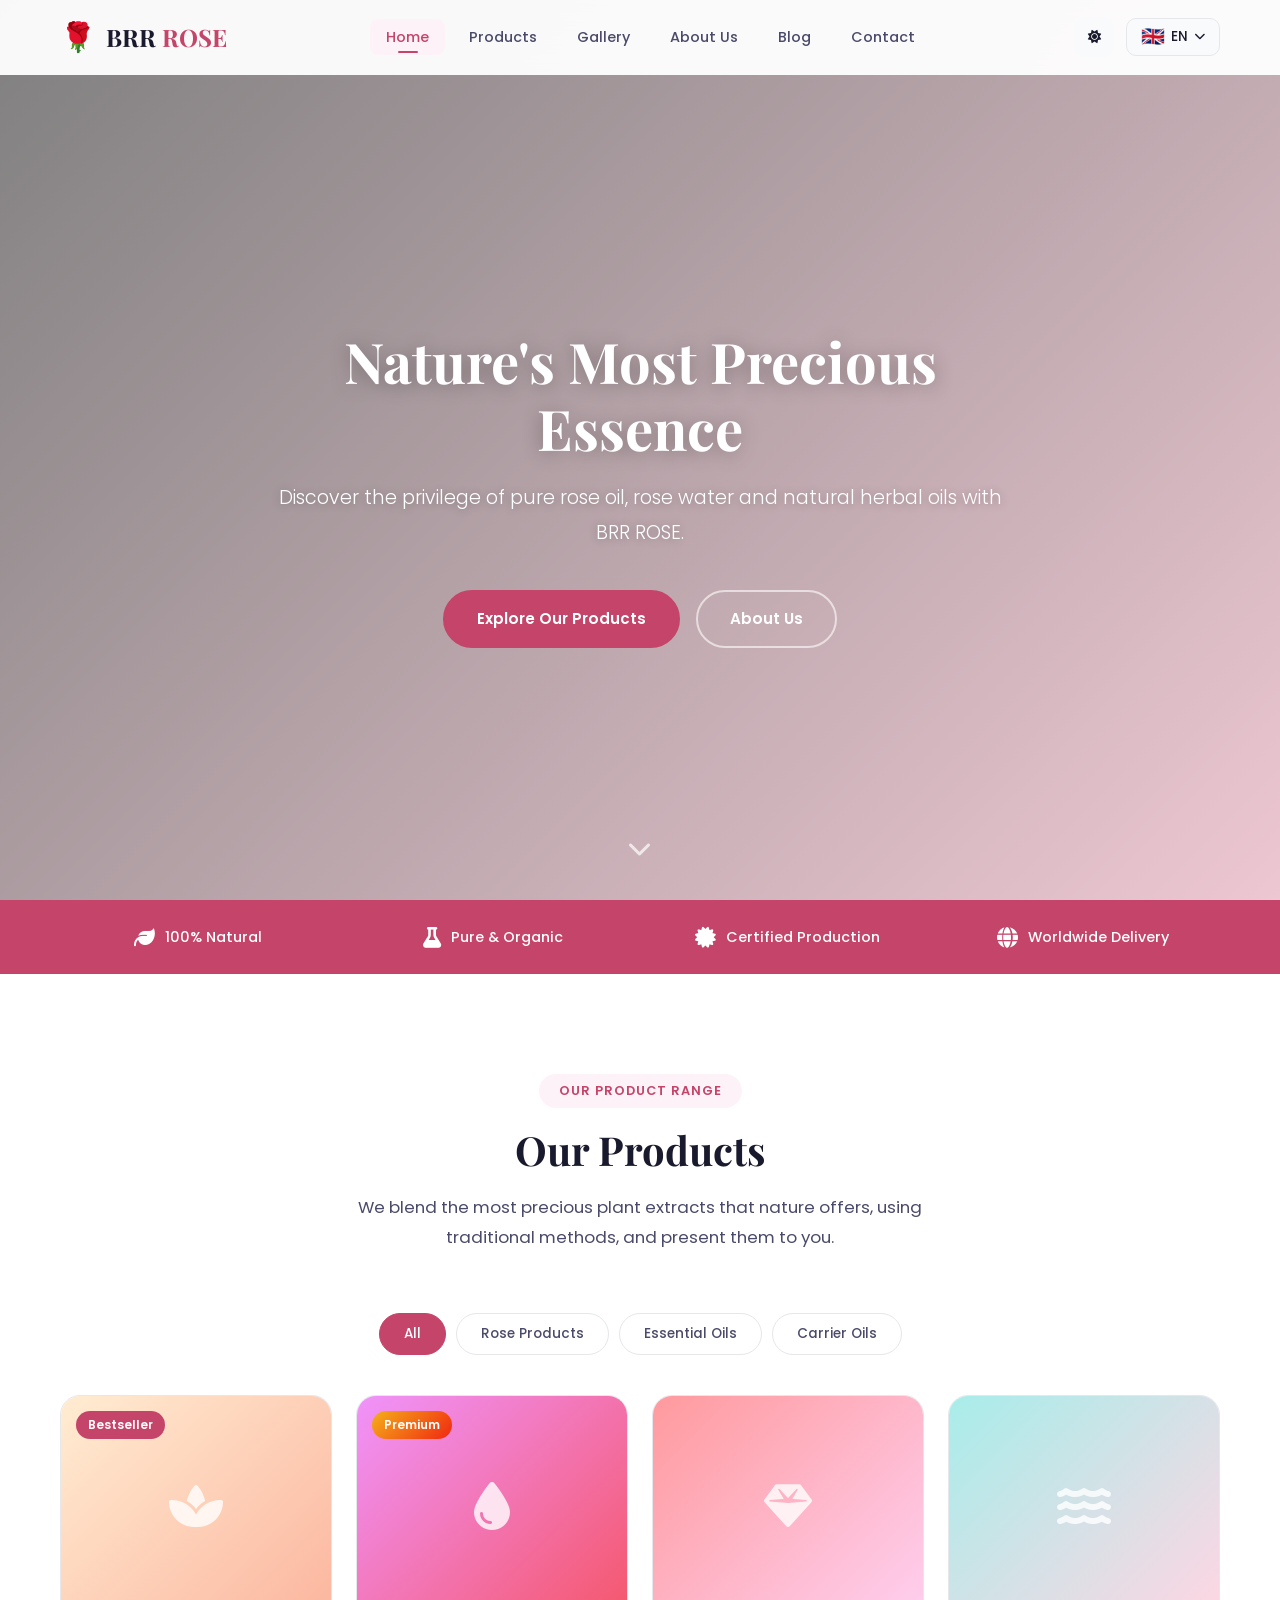
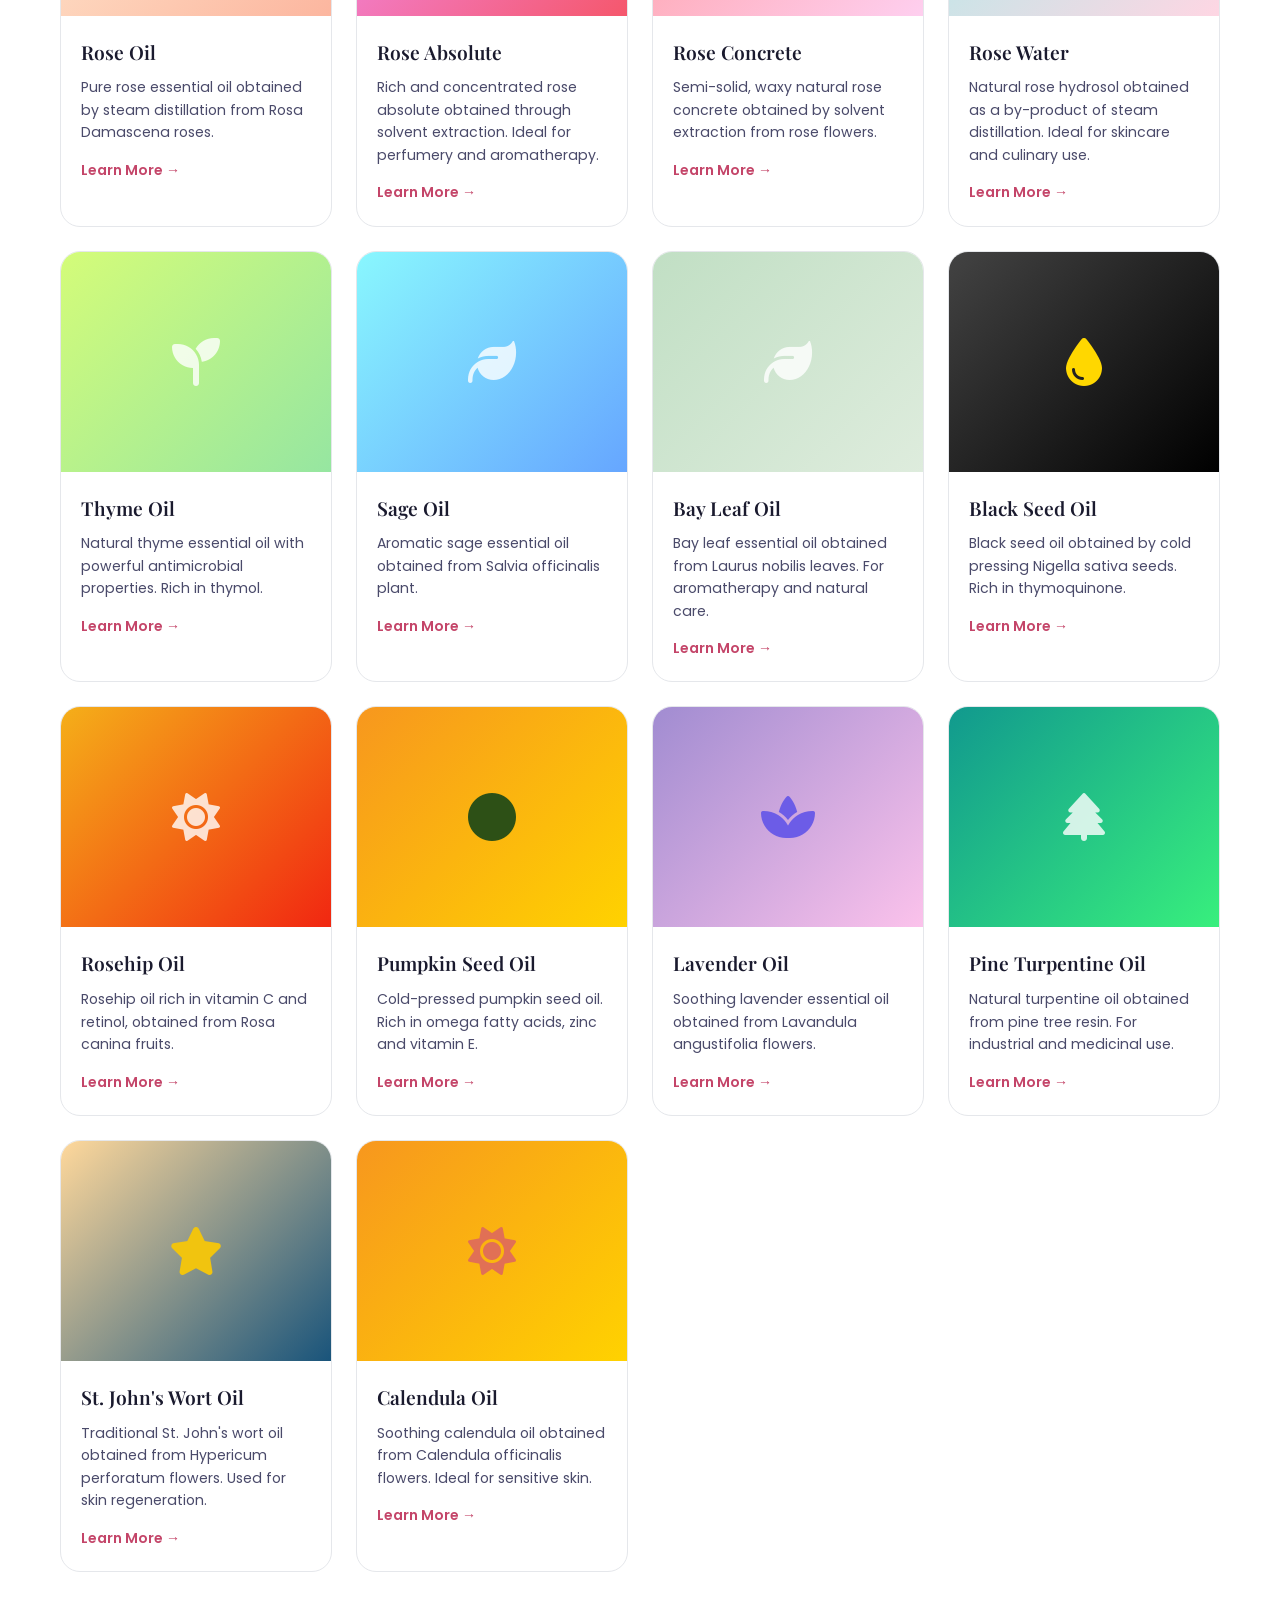
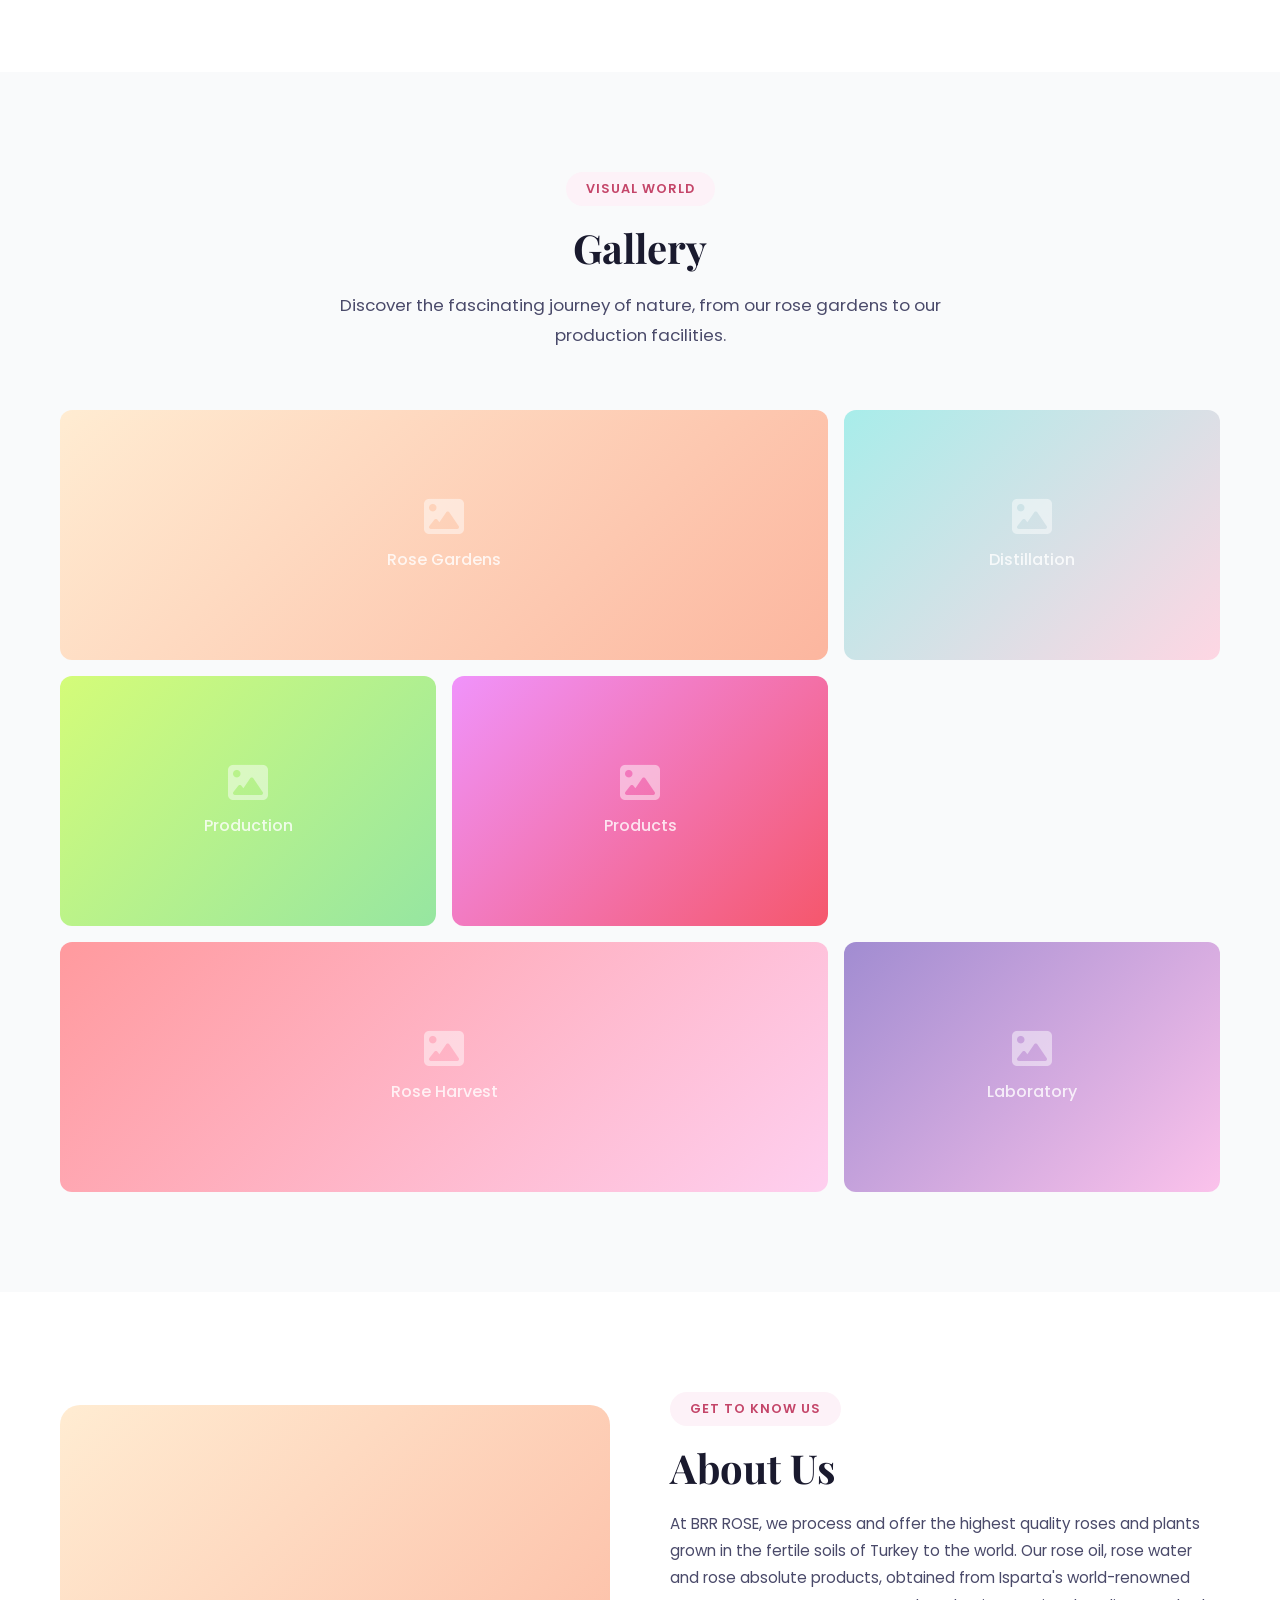
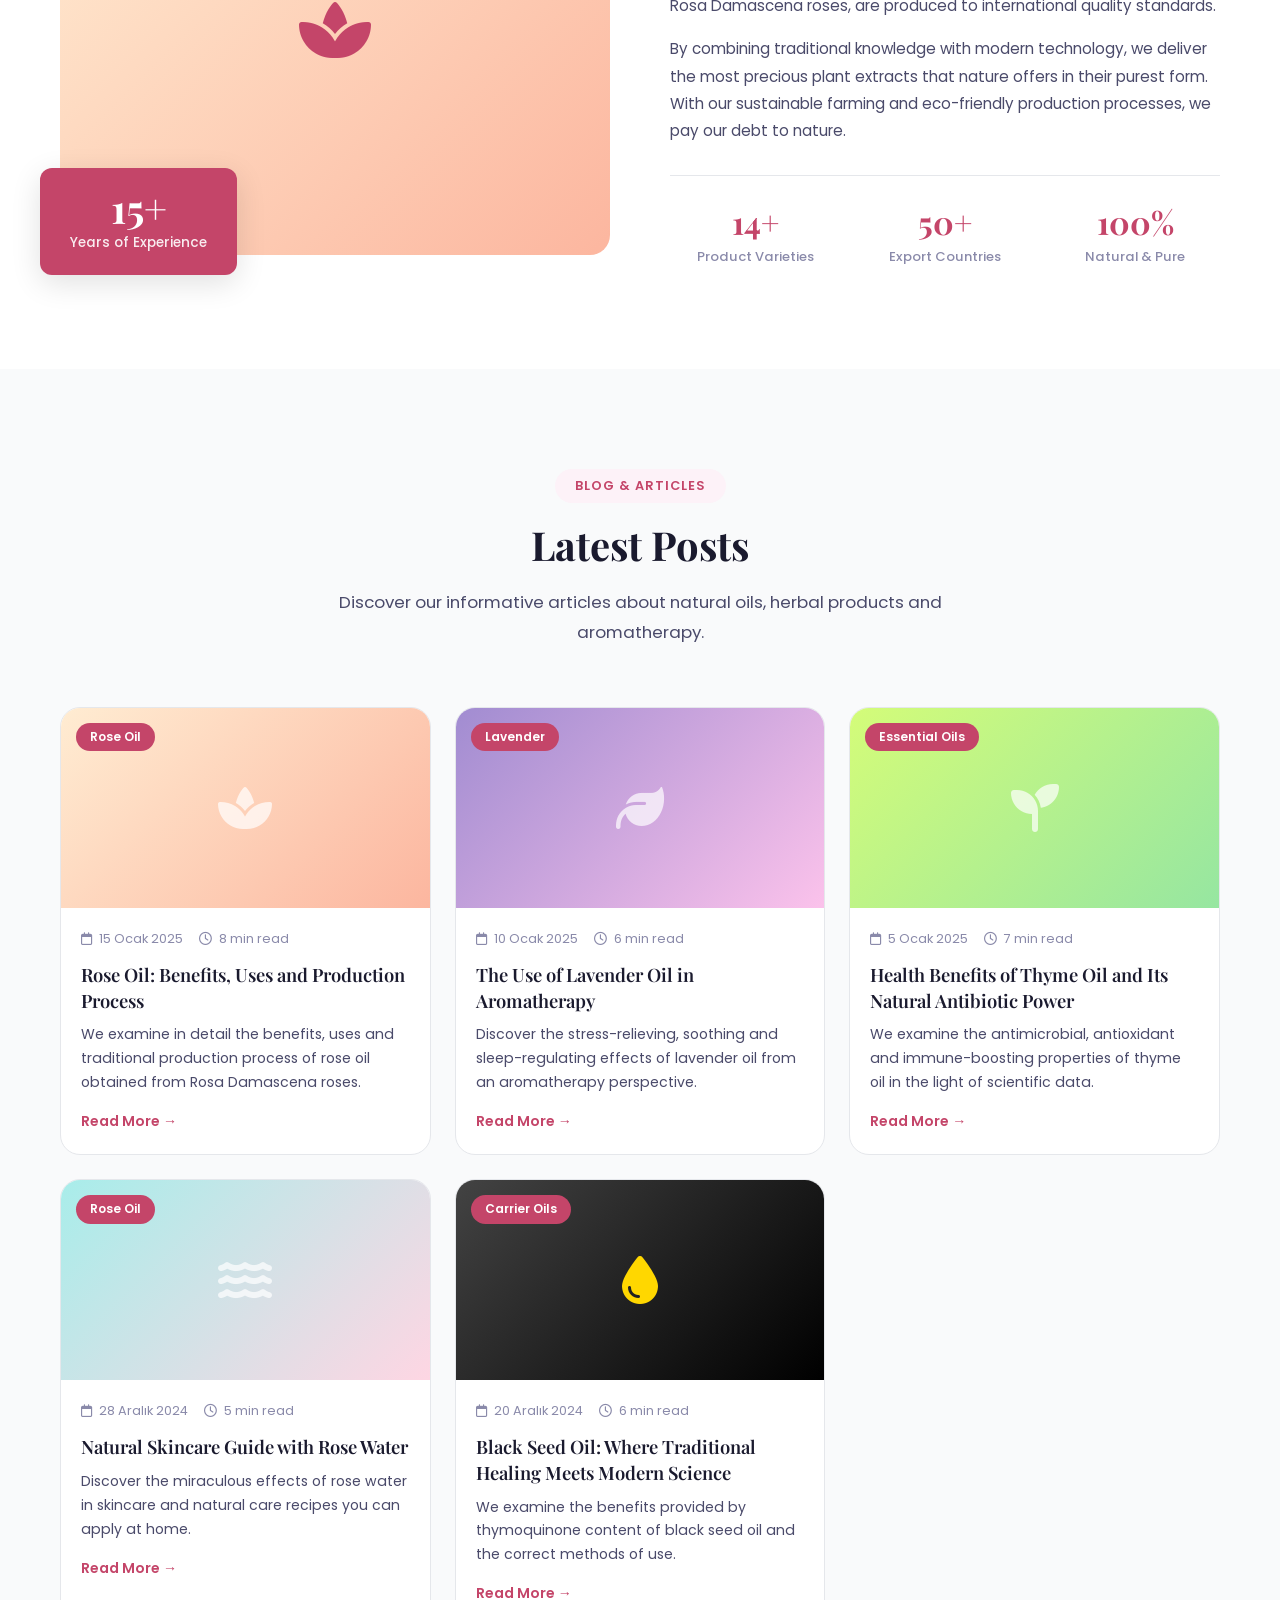
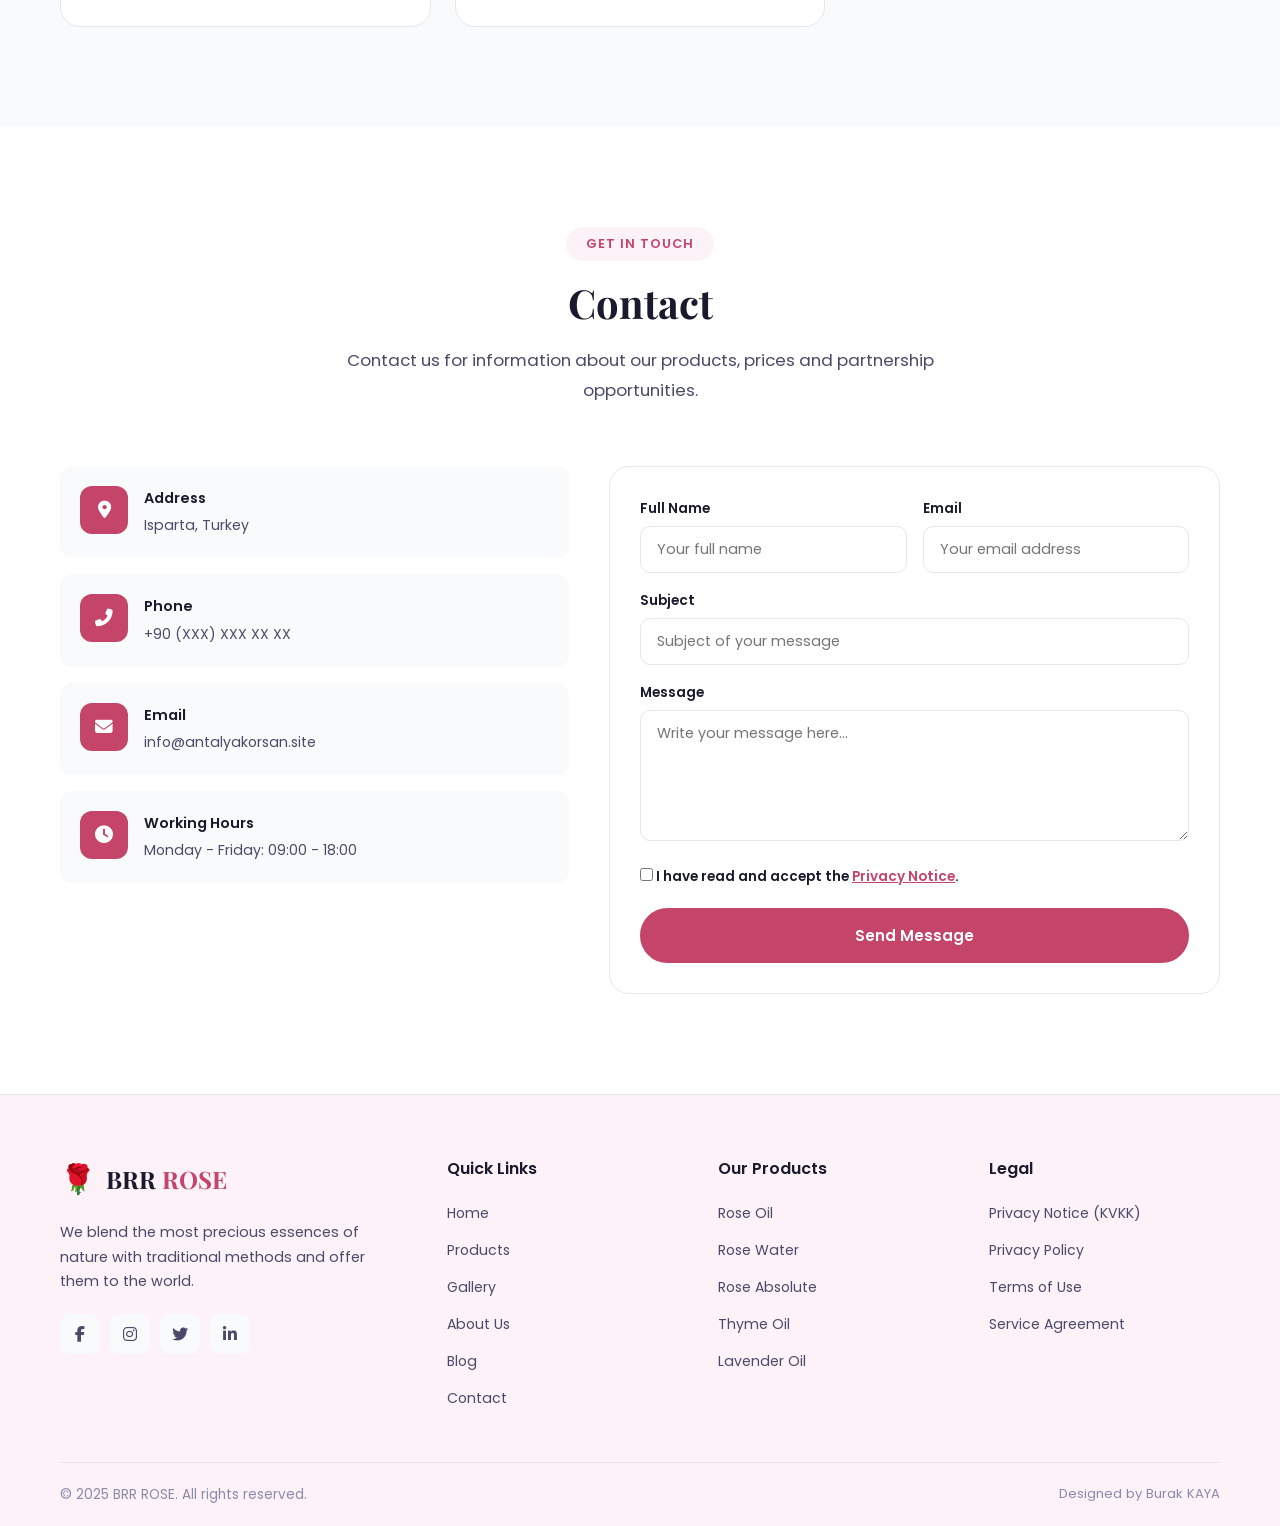
<file: index.html>
<!DOCTYPE html>
<html lang="tr" dir="ltr" data-theme="light">
<head>
    <meta charset="UTF-8">
    <meta name="viewport" content="width=device-width, initial-scale=1.0">
    <meta http-equiv="X-UA-Compatible" content="ie=edge">

    <!-- Primary Meta Tags -->
    <title>BRR ROSE | Doğal Gül Yağı, Gül Suyu ve Bitkisel Yağlar</title>
    <meta name="title" content="BRR ROSE | Doğal Gül Yağı, Gül Suyu ve Bitkisel Yağlar">
    <meta name="description" content="BRR ROSE - Premium kalite doğal gül yağı, gül absolute, gül konkret, gül suyu ve bitkisel yağlar. Isparta güllerinden elde edilen saf ve doğal ürünler.">
    <meta name="keywords" content="BRR ROSE, gül yağı, gül suyu, gül absolute, gül konkret, doğal yağlar, bitkisel yağlar, kekik yağı, lavanta yağı, Isparta gülü, rose oil, rose water">
    <meta name="author" content="BRR ROSE">
    <meta name="robots" content="index, follow, max-image-preview:large, max-snippet:-1, max-video-preview:-1">
    <meta name="googlebot" content="index, follow">
    <link rel="canonical" href="https://antalyakorsan.site/">

    <!-- Open Graph / Facebook -->
    <meta property="og:type" content="website">
    <meta property="og:url" content="https://antalyakorsan.site/">
    <meta property="og:title" content="BRR ROSE | Doğal Gül Yağı, Gül Suyu ve Bitkisel Yağlar">
    <meta property="og:description" content="Premium kalite doğal gül yağı, gül absolute, gül konkret, gül suyu ve bitkisel yağlar. Isparta güllerinden elde edilen saf ve doğal ürünler.">
    <meta property="og:image" content="https://antalyakorsan.site/images/og-image.jpg">
    <meta property="og:locale" content="tr_TR">
    <meta property="og:locale:alternate" content="en_US">
    <meta property="og:locale:alternate" content="ar_SA">
    <meta property="og:locale:alternate" content="fr_FR">
    <meta property="og:locale:alternate" content="it_IT">
    <meta property="og:locale:alternate" content="zh_CN">

    <!-- Twitter -->
    <meta property="twitter:card" content="summary_large_image">
    <meta property="twitter:url" content="https://antalyakorsan.site/">
    <meta property="twitter:title" content="BRR ROSE | Doğal Gül Yağı, Gül Suyu ve Bitkisel Yağlar">
    <meta property="twitter:description" content="Premium kalite doğal gül yağı, gül absolute, gül konkret, gül suyu ve bitkisel yağlar.">

    <!-- Alternate Language Links -->
    <link rel="alternate" hreflang="tr" href="https://antalyakorsan.site/?lang=tr">
    <link rel="alternate" hreflang="en" href="https://antalyakorsan.site/?lang=en">
    <link rel="alternate" hreflang="ar" href="https://antalyakorsan.site/?lang=ar">
    <link rel="alternate" hreflang="fr" href="https://antalyakorsan.site/?lang=fr">
    <link rel="alternate" hreflang="it" href="https://antalyakorsan.site/?lang=it">
    <link rel="alternate" hreflang="zh" href="https://antalyakorsan.site/?lang=zh">
    <link rel="alternate" hreflang="x-default" href="https://antalyakorsan.site/">

    <!-- Favicon -->
    <link rel="icon" type="image/svg+xml" href="data:image/svg+xml,%3Csvg xmlns='http://www.w3.org/2000/svg' viewBox='0 0 100 100'%3E%3Ctext y='.9em' font-size='90'%3E🌹%3C/text%3E%3C/svg%3E">

    <!-- Preconnect -->
    <link rel="preconnect" href="https://fonts.googleapis.com">
    <link rel="preconnect" href="https://fonts.gstatic.com" crossorigin>
    <link rel="preconnect" href="https://cdn.myikas.com">

    <!-- Google Fonts -->
    <link href="https://fonts.googleapis.com/css2?family=Playfair+Display:ital,wght@0,400;0,500;0,600;0,700;1,400&family=Poppins:wght@300;400;500;600;700&family=Noto+Sans+SC:wght@300;400;500;700&family=Noto+Sans+Arabic:wght@300;400;500;700&display=swap" rel="stylesheet">

    <!-- Font Awesome -->
    <link rel="stylesheet" href="https://cdnjs.cloudflare.com/ajax/libs/font-awesome/6.5.1/css/all.min.css" integrity="sha512-DTOQO9RWCH3ppGqcWaEA1BIZOC6xxalwEsw9c2QQeAIftl+Vegovlnee1c9QX4TctnWMn13TZye+giMm8e2LwA==" crossorigin="anonymous" referrerpolicy="no-referrer">

    <!-- CSS -->
    <link rel="stylesheet" href="css/style.css">
    <link rel="stylesheet" href="css/responsive.css">

    <!-- Schema.org Structured Data -->
    <script type="application/ld+json">
    {
        "@context": "https://schema.org",
        "@type": "Organization",
        "name": "BRR ROSE",
        "url": "https://antalyakorsan.site",
        "logo": "https://antalyakorsan.site/images/logo.png",
        "description": "Premium kalite doğal gül yağı, gül suyu ve bitkisel yağlar üreticisi.",
        "address": {
            "@type": "PostalAddress",
            "addressLocality": "Isparta",
            "addressCountry": "TR"
        },
        "contactPoint": {
            "@type": "ContactPoint",
            "telephone": "+90-xxx-xxx-xxxx",
            "contactType": "customer service",
            "availableLanguage": ["Turkish", "English", "Arabic", "French", "Italian", "Chinese"]
        },
        "sameAs": []
    }
    </script>
    <script type="application/ld+json">
    {
        "@context": "https://schema.org",
        "@type": "WebSite",
        "name": "BRR ROSE",
        "url": "https://antalyakorsan.site",
        "potentialAction": {
            "@type": "SearchAction",
            "target": "https://antalyakorsan.site/?s={search_term_string}",
            "query-input": "required name=search_term_string"
        }
    }
    </script>
    <script type="application/ld+json">
    {
        "@context": "https://schema.org",
        "@type": "LocalBusiness",
        "name": "BRR ROSE",
        "image": "https://antalyakorsan.site/images/logo.png",
        "url": "https://antalyakorsan.site",
        "address": {
            "@type": "PostalAddress",
            "addressLocality": "Isparta",
            "addressCountry": "TR"
        },
        "priceRange": "$$",
        "openingHoursSpecification": {
            "@type": "OpeningHoursSpecification",
            "dayOfWeek": ["Monday","Tuesday","Wednesday","Thursday","Friday"],
            "opens": "09:00",
            "closes": "18:00"
        }
    }
    </script>
    <script type="application/ld+json">
    {
        "@context": "https://schema.org",
        "@type": "ItemList",
        "name": "BRR ROSE Ürünleri",
        "itemListElement": [
            {"@type":"ListItem","position":1,"name":"Gül Yağı","url":"https://antalyakorsan.site/#urunlerimiz"},
            {"@type":"ListItem","position":2,"name":"Gül Absolute","url":"https://antalyakorsan.site/#urunlerimiz"},
            {"@type":"ListItem","position":3,"name":"Gül Konkret","url":"https://antalyakorsan.site/#urunlerimiz"},
            {"@type":"ListItem","position":4,"name":"Gül Suyu","url":"https://antalyakorsan.site/#urunlerimiz"},
            {"@type":"ListItem","position":5,"name":"Kekik Yağı","url":"https://antalyakorsan.site/#urunlerimiz"},
            {"@type":"ListItem","position":6,"name":"Adaçayı Yağı","url":"https://antalyakorsan.site/#urunlerimiz"},
            {"@type":"ListItem","position":7,"name":"Defne Yaprak Yağı","url":"https://antalyakorsan.site/#urunlerimiz"},
            {"@type":"ListItem","position":8,"name":"Çörekotu Yağı","url":"https://antalyakorsan.site/#urunlerimiz"},
            {"@type":"ListItem","position":9,"name":"Kuşburnu Yağı","url":"https://antalyakorsan.site/#urunlerimiz"},
            {"@type":"ListItem","position":10,"name":"Kabak Çekirdeği Yağı","url":"https://antalyakorsan.site/#urunlerimiz"},
            {"@type":"ListItem","position":11,"name":"Lavanta Yağı","url":"https://antalyakorsan.site/#urunlerimiz"},
            {"@type":"ListItem","position":12,"name":"Çam Terebentin Yağı","url":"https://antalyakorsan.site/#urunlerimiz"},
            {"@type":"ListItem","position":13,"name":"Kantaron Yağı","url":"https://antalyakorsan.site/#urunlerimiz"},
            {"@type":"ListItem","position":14,"name":"Aynısefa Yağı","url":"https://antalyakorsan.site/#urunlerimiz"}
        ]
    }
    </script>

    <!-- Google Analytics placeholder -->
    <!-- <script async src="https://www.googletagmanager.com/gtag/js?id=G-XXXXXXXXXX"></script>
    <script>
      window.dataLayer = window.dataLayer || [];
      function gtag(){dataLayer.push(arguments);}
      gtag('js', new Date());
      gtag('config', 'G-XXXXXXXXXX');
    </script> -->
</head>
<body>

<!-- ==================== PRELOADER ==================== -->
<div id="preloader">
    <div class="preloader-content">
        <div class="rose-loader">
            <svg class="rose-svg" viewBox="0 0 200 200" xmlns="http://www.w3.org/2000/svg">
                <defs>
                    <radialGradient id="roseGrad" cx="50%" cy="50%" r="50%">
                        <stop offset="0%" style="stop-color:#ff6b9d;stop-opacity:1" />
                        <stop offset="100%" style="stop-color:#c44569;stop-opacity:1" />
                    </radialGradient>
                </defs>
                <!-- Rose petals -->
                <g class="rose-petals" transform="translate(100,100)">
                    <ellipse class="petal p1" cx="0" cy="-30" rx="18" ry="35" fill="url(#roseGrad)" opacity="0.9"/>
                    <ellipse class="petal p2" cx="28" cy="-10" rx="18" ry="35" fill="url(#roseGrad)" opacity="0.85" transform="rotate(72)"/>
                    <ellipse class="petal p3" cx="17" cy="25" rx="18" ry="35" fill="url(#roseGrad)" opacity="0.8" transform="rotate(144)"/>
                    <ellipse class="petal p4" cx="-17" cy="25" rx="18" ry="35" fill="url(#roseGrad)" opacity="0.85" transform="rotate(216)"/>
                    <ellipse class="petal p5" cx="-28" cy="-10" rx="18" ry="35" fill="url(#roseGrad)" opacity="0.9" transform="rotate(288)"/>
                    <!-- Center -->
                    <circle cx="0" cy="0" r="12" fill="#ff6b9d"/>
                    <circle cx="0" cy="0" r="6" fill="#e84393"/>
                </g>
                <!-- Leaves -->
                <ellipse class="leaf l1" cx="60" cy="155" rx="10" ry="22" fill="#2ecc71" transform="rotate(-30, 60, 155)" opacity="0.8"/>
                <ellipse class="leaf l2" cx="140" cy="155" rx="10" ry="22" fill="#27ae60" transform="rotate(30, 140, 155)" opacity="0.8"/>
                <!-- Stem -->
                <line x1="100" y1="130" x2="100" y2="175" stroke="#27ae60" stroke-width="3" stroke-linecap="round"/>
            </svg>
        </div>
        <div class="preloader-text">BRR ROSE</div>
        <div class="preloader-bar">
            <div class="preloader-bar-fill"></div>
        </div>
    </div>
</div>

<!-- ==================== HEADER ==================== -->
<header id="header" class="header">
    <div class="container header-container">
        <!-- Logo -->
        <a href="#anasayfa" class="logo" aria-label="BRR ROSE Ana Sayfa">
            <span class="logo-icon">🌹</span>
            <span class="logo-text">BRR <span class="logo-highlight">ROSE</span></span>
        </a>

        <!-- Desktop Navigation -->
        <nav class="main-nav" aria-label="Ana Navigasyon">
            <ul class="nav-list">
                <li><a href="#anasayfa" class="nav-link active" data-i18n="nav_home">Ana Sayfa</a></li>
                <li><a href="#urunlerimiz" class="nav-link" data-i18n="nav_products">Ürünlerimiz</a></li>
                <li><a href="#galeri" class="nav-link" data-i18n="nav_gallery">Galeri</a></li>
                <li><a href="#hakkimizda" class="nav-link" data-i18n="nav_about">Hakkımızda</a></li>
                <li><a href="#blog" class="nav-link" data-i18n="nav_blog">Blog</a></li>
                <li><a href="#iletisim" class="nav-link" data-i18n="nav_contact">İletişim</a></li>
            </ul>
        </nav>

        <!-- Header Right -->
        <div class="header-right">
            <!-- Theme Toggle -->
            <button id="themeToggle" class="theme-toggle" aria-label="Tema Değiştir" title="Tema Değiştir">
                <i class="fas fa-sun theme-icon-light"></i>
                <i class="fas fa-moon theme-icon-dark"></i>
            </button>

            <!-- Language Selector -->
            <div class="lang-selector" id="langSelector">
                <button class="lang-btn" id="langBtn" aria-label="Dil Seçimi" aria-expanded="false">
                    <span class="lang-flag" id="currentFlag">🇹🇷</span>
                    <span class="lang-name" id="currentLang">TR</span>
                    <i class="fas fa-chevron-down lang-arrow"></i>
                </button>
                <div class="lang-dropdown" id="langDropdown" role="listbox">
                    <button class="lang-option active" data-lang="tr" role="option" aria-selected="true">
                        <span class="lang-flag">🇹🇷</span>
                        <span>Türkçe</span>
                    </button>
                    <button class="lang-option" data-lang="en" role="option">
                        <span class="lang-flag">🇬🇧</span>
                        <span>English</span>
                    </button>
                    <button class="lang-option" data-lang="ar" role="option">
                        <span class="lang-flag">🇸🇦</span>
                        <span>العربية</span>
                    </button>
                    <button class="lang-option" data-lang="fr" role="option">
                        <span class="lang-flag">🇫🇷</span>
                        <span>Français</span>
                    </button>
                    <button class="lang-option" data-lang="it" role="option">
                        <span class="lang-flag">🇮🇹</span>
                        <span>Italiano</span>
                    </button>
                    <button class="lang-option" data-lang="zh" role="option">
                        <span class="lang-flag">🇨🇳</span>
                        <span>中文</span>
                    </button>
                </div>
            </div>

            <!-- Mobile Menu Toggle -->
            <button class="hamburger" id="hamburgerBtn" aria-label="Menü" aria-expanded="false">
                <span class="hamburger-line"></span>
                <span class="hamburger-line"></span>
                <span class="hamburger-line"></span>
            </button>
        </div>
    </div>

    <!-- Mobile Navigation -->
    <div class="mobile-nav" id="mobileNav" aria-label="Mobil Navigasyon">
        <div class="mobile-nav-inner">
            <ul class="mobile-nav-list">
                <li><a href="#anasayfa" class="mobile-nav-link" data-i18n="nav_home"><i class="fas fa-home"></i> Ana Sayfa</a></li>
                <li><a href="#urunlerimiz" class="mobile-nav-link" data-i18n="nav_products"><i class="fas fa-leaf"></i> Ürünlerimiz</a></li>
                <li><a href="#galeri" class="mobile-nav-link" data-i18n="nav_gallery"><i class="fas fa-images"></i> Galeri</a></li>
                <li><a href="#hakkimizda" class="mobile-nav-link" data-i18n="nav_about"><i class="fas fa-info-circle"></i> Hakkımızda</a></li>
                <li><a href="#blog" class="mobile-nav-link" data-i18n="nav_blog"><i class="fas fa-blog"></i> Blog</a></li>
                <li><a href="#iletisim" class="mobile-nav-link" data-i18n="nav_contact"><i class="fas fa-envelope"></i> İletişim</a></li>
            </ul>
            <div class="mobile-lang-selector">
                <p class="mobile-lang-title" data-i18n="select_language">Dil Seçin</p>
                <div class="mobile-lang-grid">
                    <button class="mobile-lang-btn active" data-lang="tr"><span class="lang-flag">🇹🇷</span> TR</button>
                    <button class="mobile-lang-btn" data-lang="en"><span class="lang-flag">🇬🇧</span> EN</button>
                    <button class="mobile-lang-btn" data-lang="ar"><span class="lang-flag">🇸🇦</span> AR</button>
                    <button class="mobile-lang-btn" data-lang="fr"><span class="lang-flag">🇫🇷</span> FR</button>
                    <button class="mobile-lang-btn" data-lang="it"><span class="lang-flag">🇮🇹</span> IT</button>
                    <button class="mobile-lang-btn" data-lang="zh"><span class="lang-flag">🇨🇳</span> ZH</button>
                </div>
            </div>
        </div>
    </div>
</header>

<!-- ==================== HERO SECTION ==================== -->
<section id="anasayfa" class="hero-section">
    <div class="hero-video-wrapper">
        <video autoplay muted loop playsinline id="heroVideo" preload="metadata" poster="">
            <source src="https://cdn.myikas.com/videos/cf3d217b-b272-4d59-8235-402531d480de/11d6f0be-4ae6-4d68-bc1e-afe0cda64698/original.mp4" type="video/mp4">
        </video>
        <div class="hero-overlay"></div>
    </div>
    <div class="container hero-content">
        <h1 class="hero-title" data-i18n="hero_title">Doğanın En Değerli Özü</h1>
        <p class="hero-subtitle" data-i18n="hero_subtitle">BRR ROSE ile saf gül yağı, gül suyu ve doğal bitkisel yağların ayrıcalığını keşfedin.</p>
        <div class="hero-buttons">
            <a href="#urunlerimiz" class="btn btn-primary" data-i18n="hero_btn_products">Ürünlerimizi Keşfedin</a>
            <a href="#hakkimizda" class="btn btn-outline" data-i18n="hero_btn_about">Hakkımızda</a>
        </div>
    </div>
    <a href="#urunlerimiz" class="scroll-indicator" aria-label="Aşağı Kaydır">
        <i class="fas fa-chevron-down"></i>
    </a>
</section>

<!-- ==================== FEATURES BAR ==================== -->
<section class="features-bar">
    <div class="container">
        <div class="features-grid">
            <div class="feature-item">
                <i class="fas fa-leaf"></i>
                <span data-i18n="feature_natural">%100 Doğal</span>
            </div>
            <div class="feature-item">
                <i class="fas fa-flask"></i>
                <span data-i18n="feature_pure">Saf & Organik</span>
            </div>
            <div class="feature-item">
                <i class="fas fa-certificate"></i>
                <span data-i18n="feature_certified">Sertifikalı Üretim</span>
            </div>
            <div class="feature-item">
                <i class="fas fa-globe"></i>
                <span data-i18n="feature_worldwide">Dünya Genelinde Teslimat</span>
            </div>
        </div>
    </div>
</section>

<!-- ==================== PRODUCTS SECTION ==================== -->
<section id="urunlerimiz" class="products-section section-padding">
    <div class="container">
        <div class="section-header">
            <span class="section-badge" data-i18n="products_badge">Ürün Yelpazemiz</span>
            <h2 class="section-title" data-i18n="products_title">Ürünlerimiz</h2>
            <p class="section-desc" data-i18n="products_desc">Doğanın sunduğu en değerli bitki özlerini, geleneksel yöntemlerle harmanlayarak sizlere sunuyoruz.</p>
        </div>

        <!-- Product Category Filter -->
        <div class="product-filter">
            <button class="filter-btn active" data-filter="all" data-i18n="filter_all">Tümü</button>
            <button class="filter-btn" data-filter="rose" data-i18n="filter_rose">Gül Ürünleri</button>
            <button class="filter-btn" data-filter="essential" data-i18n="filter_essential">Uçucu Yağlar</button>
            <button class="filter-btn" data-filter="carrier" data-i18n="filter_carrier">Sabit Yağlar</button>
        </div>

        <!-- Products Grid -->
        <div class="products-grid">
            <!-- Gül Yağı -->
            <article class="product-card" data-category="rose" itemscope itemtype="https://schema.org/Product">
                <div class="product-image">
                    <div class="product-img-placeholder" style="background: linear-gradient(135deg, #ffecd2 0%, #fcb69f 100%);">
                        <i class="fas fa-spa"></i>
                    </div>
                    <div class="product-badge" data-i18n="badge_bestseller">En Çok Satan</div>
                </div>
                <div class="product-info">
                    <h3 class="product-name" itemprop="name" data-i18n="product_rose_oil">Gül Yağı</h3>
                    <p class="product-desc" itemprop="description" data-i18n="product_rose_oil_desc">Rosa Damascena güllerinden buhar distilasyonu ile elde edilen saf gül esansiyel yağı.</p>
                    <a href="#iletisim" class="product-link" data-i18n="product_detail">Detaylı Bilgi →</a>
                </div>
            </article>

            <!-- Gül Absolute -->
            <article class="product-card" data-category="rose" itemscope itemtype="https://schema.org/Product">
                <div class="product-image">
                    <div class="product-img-placeholder" style="background: linear-gradient(135deg, #f093fb 0%, #f5576c 100%);">
                        <i class="fas fa-tint"></i>
                    </div>
                    <div class="product-badge product-badge-premium" data-i18n="badge_premium">Premium</div>
                </div>
                <div class="product-info">
                    <h3 class="product-name" itemprop="name" data-i18n="product_rose_absolute">Gül Absolute</h3>
                    <p class="product-desc" itemprop="description" data-i18n="product_rose_absolute_desc">Solvent ekstraksiyonu ile elde edilen yoğun ve zengin gül absolute. Parfümeri ve aromaterapi için ideal.</p>
                    <a href="#iletisim" class="product-link" data-i18n="product_detail">Detaylı Bilgi →</a>
                </div>
            </article>

            <!-- Gül Konkret -->
            <article class="product-card" data-category="rose" itemscope itemtype="https://schema.org/Product">
                <div class="product-image">
                    <div class="product-img-placeholder" style="background: linear-gradient(135deg, #ff9a9e 0%, #fecfef 100%);">
                        <i class="fas fa-gem"></i>
                    </div>
                </div>
                <div class="product-info">
                    <h3 class="product-name" itemprop="name" data-i18n="product_rose_concrete">Gül Konkret</h3>
                    <p class="product-desc" itemprop="description" data-i18n="product_rose_concrete_desc">Gül çiçeklerinden solvent ekstraksiyonu ile elde edilen yarı katı, mumsu doğal gül konkret.</p>
                    <a href="#iletisim" class="product-link" data-i18n="product_detail">Detaylı Bilgi →</a>
                </div>
            </article>

            <!-- Gül Suyu -->
            <article class="product-card" data-category="rose" itemscope itemtype="https://schema.org/Product">
                <div class="product-image">
                    <div class="product-img-placeholder" style="background: linear-gradient(135deg, #a8edea 0%, #fed6e3 100%);">
                        <i class="fas fa-water"></i>
                    </div>
                </div>
                <div class="product-info">
                    <h3 class="product-name" itemprop="name" data-i18n="product_rose_water">Gül Suyu</h3>
                    <p class="product-desc" itemprop="description" data-i18n="product_rose_water_desc">Buhar distilasyonunun yan ürünü olarak elde edilen doğal gül hidrosolü. Cilt bakımı ve mutfak için ideal.</p>
                    <a href="#iletisim" class="product-link" data-i18n="product_detail">Detaylı Bilgi →</a>
                </div>
            </article>

            <!-- Kekik Yağı -->
            <article class="product-card" data-category="essential" itemscope itemtype="https://schema.org/Product">
                <div class="product-image">
                    <div class="product-img-placeholder" style="background: linear-gradient(135deg, #d4fc79 0%, #96e6a1 100%);">
                        <i class="fas fa-seedling"></i>
                    </div>
                </div>
                <div class="product-info">
                    <h3 class="product-name" itemprop="name" data-i18n="product_thyme_oil">Kekik Yağı</h3>
                    <p class="product-desc" itemprop="description" data-i18n="product_thyme_oil_desc">Güçlü antimikrobiyal özelliklere sahip doğal kekik esansiyel yağı. Timol bakımından zengin.</p>
                    <a href="#iletisim" class="product-link" data-i18n="product_detail">Detaylı Bilgi →</a>
                </div>
            </article>

            <!-- Adaçayı Yağı -->
            <article class="product-card" data-category="essential" itemscope itemtype="https://schema.org/Product">
                <div class="product-image">
                    <div class="product-img-placeholder" style="background: linear-gradient(135deg, #89f7fe 0%, #66a6ff 100%);">
                        <i class="fas fa-leaf"></i>
                    </div>
                </div>
                <div class="product-info">
                    <h3 class="product-name" itemprop="name" data-i18n="product_sage_oil">Adaçayı Yağı</h3>
                    <p class="product-desc" itemprop="description" data-i18n="product_sage_oil_desc">Salvia officinalis bitkisinden elde edilen aromatik adaçayı esansiyel yağı.</p>
                    <a href="#iletisim" class="product-link" data-i18n="product_detail">Detaylı Bilgi →</a>
                </div>
            </article>

            <!-- Defne Yaprak Yağı -->
            <article class="product-card" data-category="essential" itemscope itemtype="https://schema.org/Product">
                <div class="product-image">
                    <div class="product-img-placeholder" style="background: linear-gradient(135deg, #c1dfc4 0%, #deecdd 100%);">
                        <i class="fas fa-leaf"></i>
                    </div>
                </div>
                <div class="product-info">
                    <h3 class="product-name" itemprop="name" data-i18n="product_bay_oil">Defne Yaprak Yağı</h3>
                    <p class="product-desc" itemprop="description" data-i18n="product_bay_oil_desc">Laurus nobilis yapraklarından elde edilen defne yaprak esansiyel yağı. Aromaterapi ve doğal bakım için.</p>
                    <a href="#iletisim" class="product-link" data-i18n="product_detail">Detaylı Bilgi →</a>
                </div>
            </article>

            <!-- Çörekotu Yağı -->
            <article class="product-card" data-category="carrier" itemscope itemtype="https://schema.org/Product">
                <div class="product-image">
                    <div class="product-img-placeholder" style="background: linear-gradient(135deg, #434343 0%, #000000 100%);">
                        <i class="fas fa-tint" style="color:#ffd700;"></i>
                    </div>
                </div>
                <div class="product-info">
                    <h3 class="product-name" itemprop="name" data-i18n="product_blackseed_oil">Çörekotu Yağı</h3>
                    <p class="product-desc" itemprop="description" data-i18n="product_blackseed_oil_desc">Nigella sativa tohumlarından soğuk sıkım yöntemiyle elde edilen çörekotu yağı. Timokinon bakımından zengin.</p>
                    <a href="#iletisim" class="product-link" data-i18n="product_detail">Detaylı Bilgi →</a>
                </div>
            </article>

            <!-- Kuşburnu Yağı -->
            <article class="product-card" data-category="carrier" itemscope itemtype="https://schema.org/Product">
                <div class="product-image">
                    <div class="product-img-placeholder" style="background: linear-gradient(135deg, #f5af19 0%, #f12711 100%);">
                        <i class="fas fa-sun"></i>
                    </div>
                </div>
                <div class="product-info">
                    <h3 class="product-name" itemprop="name" data-i18n="product_rosehip_oil">Kuşburnu Yağı</h3>
                    <p class="product-desc" itemprop="description" data-i18n="product_rosehip_oil_desc">Rosa canina meyvelerinden elde edilen C vitamini ve retinol bakımından zengin kuşburnu yağı.</p>
                    <a href="#iletisim" class="product-link" data-i18n="product_detail">Detaylı Bilgi →</a>
                </div>
            </article>

            <!-- Kabak Çekirdeği Yağı -->
            <article class="product-card" data-category="carrier" itemscope itemtype="https://schema.org/Product">
                <div class="product-image">
                    <div class="product-img-placeholder" style="background: linear-gradient(135deg, #f7971e 0%, #ffd200 100%);">
                        <i class="fas fa-circle" style="color:#2d5016;"></i>
                    </div>
                </div>
                <div class="product-info">
                    <h3 class="product-name" itemprop="name" data-i18n="product_pumpkin_oil">Kabak Çekirdeği Yağı</h3>
                    <p class="product-desc" itemprop="description" data-i18n="product_pumpkin_oil_desc">Soğuk sıkım kabak çekirdeği yağı. Omega yağ asitleri, çinko ve E vitamini açısından zengin.</p>
                    <a href="#iletisim" class="product-link" data-i18n="product_detail">Detaylı Bilgi →</a>
                </div>
            </article>

            <!-- Lavanta Yağı -->
            <article class="product-card" data-category="essential" itemscope itemtype="https://schema.org/Product">
                <div class="product-image">
                    <div class="product-img-placeholder" style="background: linear-gradient(135deg, #a18cd1 0%, #fbc2eb 100%);">
                        <i class="fas fa-spa" style="color:#6c5ce7;"></i>
                    </div>
                </div>
                <div class="product-info">
                    <h3 class="product-name" itemprop="name" data-i18n="product_lavender_oil">Lavanta Yağı</h3>
                    <p class="product-desc" itemprop="description" data-i18n="product_lavender_oil_desc">Lavandula angustifolia çiçeklerinden elde edilen rahatlatıcı lavanta esansiyel yağı.</p>
                    <a href="#iletisim" class="product-link" data-i18n="product_detail">Detaylı Bilgi →</a>
                </div>
            </article>

            <!-- Çam Terebentin Yağı -->
            <article class="product-card" data-category="essential" itemscope itemtype="https://schema.org/Product">
                <div class="product-image">
                    <div class="product-img-placeholder" style="background: linear-gradient(135deg, #11998e 0%, #38ef7d 100%);">
                        <i class="fas fa-tree"></i>
                    </div>
                </div>
                <div class="product-info">
                    <h3 class="product-name" itemprop="name" data-i18n="product_turpentine_oil">Çam Terebentin Yağı</h3>
                    <p class="product-desc" itemprop="description" data-i18n="product_turpentine_oil_desc">Çam ağacı reçinesinden elde edilen doğal terebentin yağı. Endüstriyel ve tıbbi kullanım için.</p>
                    <a href="#iletisim" class="product-link" data-i18n="product_detail">Detaylı Bilgi →</a>
                </div>
            </article>

            <!-- Kantaron Yağı -->
            <article class="product-card" data-category="carrier" itemscope itemtype="https://schema.org/Product">
                <div class="product-image">
                    <div class="product-img-placeholder" style="background: linear-gradient(135deg, #ffd89b 0%, #19547b 100%);">
                        <i class="fas fa-star" style="color:#f1c40f;"></i>
                    </div>
                </div>
                <div class="product-info">
                    <h3 class="product-name" itemprop="name" data-i18n="product_stjohn_oil">Kantaron Yağı</h3>
                    <p class="product-desc" itemprop="description" data-i18n="product_stjohn_oil_desc">Hypericum perforatum çiçeklerinden elde edilen geleneksel kantaron yağı. Cilt yenilenmesi için kullanılır.</p>
                    <a href="#iletisim" class="product-link" data-i18n="product_detail">Detaylı Bilgi →</a>
                </div>
            </article>

            <!-- Aynısefa Yağı -->
            <article class="product-card" data-category="carrier" itemscope itemtype="https://schema.org/Product">
                <div class="product-image">
                    <div class="product-img-placeholder" style="background: linear-gradient(135deg, #f7971e 0%, #ffd200 100%);">
                        <i class="fas fa-sun" style="color:#e17055;"></i>
                    </div>
                </div>
                <div class="product-info">
                    <h3 class="product-name" itemprop="name" data-i18n="product_calendula_oil">Aynısefa Yağı</h3>
                    <p class="product-desc" itemprop="description" data-i18n="product_calendula_oil_desc">Calendula officinalis çiçeklerinden elde edilen yatıştırıcı aynısefa yağı. Hassas ciltler için ideal.</p>
                    <a href="#iletisim" class="product-link" data-i18n="product_detail">Detaylı Bilgi →</a>
                </div>
            </article>
        </div>
    </div>
</section>

<!-- ==================== GALLERY SECTION ==================== -->
<section id="galeri" class="gallery-section section-padding">
    <div class="container">
        <div class="section-header">
            <span class="section-badge" data-i18n="gallery_badge">Görsel Dünya</span>
            <h2 class="section-title" data-i18n="gallery_title">Galeri</h2>
            <p class="section-desc" data-i18n="gallery_desc">Gül bahçelerimizden üretim tesislerimize, doğanın büyüleyici yolculuğunu keşfedin.</p>
        </div>
        <div class="gallery-grid">
            <div class="gallery-item gallery-item-lg">
                <div class="gallery-placeholder" style="background: linear-gradient(135deg, #ffecd2, #fcb69f);">
                    <i class="fas fa-image"></i>
                    <span data-i18n="gallery_roses">Gül Bahçeleri</span>
                </div>
            </div>
            <div class="gallery-item">
                <div class="gallery-placeholder" style="background: linear-gradient(135deg, #a8edea, #fed6e3);">
                    <i class="fas fa-image"></i>
                    <span data-i18n="gallery_distillation">Distilasyon</span>
                </div>
            </div>
            <div class="gallery-item">
                <div class="gallery-placeholder" style="background: linear-gradient(135deg, #d4fc79, #96e6a1);">
                    <i class="fas fa-image"></i>
                    <span data-i18n="gallery_production">Üretim</span>
                </div>
            </div>
            <div class="gallery-item">
                <div class="gallery-placeholder" style="background: linear-gradient(135deg, #f093fb, #f5576c);">
                    <i class="fas fa-image"></i>
                    <span data-i18n="gallery_products">Ürünler</span>
                </div>
            </div>
            <div class="gallery-item gallery-item-lg">
                <div class="gallery-placeholder" style="background: linear-gradient(135deg, #ff9a9e, #fecfef);">
                    <i class="fas fa-image"></i>
                    <span data-i18n="gallery_harvest">Gül Hasadı</span>
                </div>
            </div>
            <div class="gallery-item">
                <div class="gallery-placeholder" style="background: linear-gradient(135deg, #a18cd1, #fbc2eb);">
                    <i class="fas fa-image"></i>
                    <span data-i18n="gallery_lab">Laboratuvar</span>
                </div>
            </div>
        </div>
    </div>
</section>

<!-- ==================== ABOUT SECTION ==================== -->
<section id="hakkimizda" class="about-section section-padding">
    <div class="container">
        <div class="about-grid">
            <div class="about-image">
                <div class="about-img-placeholder" style="background: linear-gradient(135deg, #ffecd2, #fcb69f);">
                    <i class="fas fa-spa" style="font-size:4rem; color:#c44569;"></i>
                </div>
                <div class="about-experience">
                    <span class="exp-number">15+</span>
                    <span class="exp-text" data-i18n="about_years">Yıllık Deneyim</span>
                </div>
            </div>
            <div class="about-content">
                <span class="section-badge" data-i18n="about_badge">Bizi Tanıyın</span>
                <h2 class="section-title text-left" data-i18n="about_title">Hakkımızda</h2>
                <p class="about-text" data-i18n="about_text1">BRR ROSE olarak, Türkiye'nin verimli topraklarında yetişen en kaliteli gülleri ve bitkileri işleyerek dünyaya sunmaktayız. Isparta'nın dünyaca ünlü Rosa Damascena güllerinden elde ettiğimiz gül yağı, gül suyu ve gül absolute ürünlerimiz, uluslararası kalite standartlarında üretilmektedir.</p>
                <p class="about-text" data-i18n="about_text2">Geleneksel bilgiyi modern teknolojiyle birleştirerek, doğanın bize sunduğu en değerli bitki özlerini en saf haliyle sizlere ulaştırıyoruz. Sürdürülebilir tarım ve çevre dostu üretim süreçlerimizle doğaya olan borcumuzu ödüyoruz.</p>
                <div class="about-stats">
                    <div class="stat-item">
                        <span class="stat-number">14+</span>
                        <span class="stat-label" data-i18n="about_stat_products">Ürün Çeşidi</span>
                    </div>
                    <div class="stat-item">
                        <span class="stat-number">50+</span>
                        <span class="stat-label" data-i18n="about_stat_countries">Ülkeye İhracat</span>
                    </div>
                    <div class="stat-item">
                        <span class="stat-number">100%</span>
                        <span class="stat-label" data-i18n="about_stat_natural">Doğal & Saf</span>
                    </div>
                </div>
            </div>
        </div>
    </div>
</section>

<!-- ==================== BLOG SECTION ==================== -->
<section id="blog" class="blog-section section-padding">
    <div class="container">
        <div class="section-header">
            <span class="section-badge" data-i18n="blog_badge">Blog & Makaleler</span>
            <h2 class="section-title" data-i18n="blog_title">Son Yazılarımız</h2>
            <p class="section-desc" data-i18n="blog_desc">Doğal yağlar, bitkisel ürünler ve aromaterapi hakkında bilgilendirici makalelerimizi keşfedin.</p>
        </div>
        <div class="blog-grid">
            <!-- Blog 1 -->
            <article class="blog-card" itemscope itemtype="https://schema.org/BlogPosting">
                <div class="blog-image">
                    <div class="blog-img-placeholder" style="background: linear-gradient(135deg, #ffecd2, #fcb69f);">
                        <i class="fas fa-spa"></i>
                    </div>
                    <span class="blog-category" data-i18n="blog_cat_rose">Gül Yağı</span>
                </div>
                <div class="blog-content">
                    <div class="blog-meta">
                        <span><i class="far fa-calendar"></i> <time datetime="2025-01-15" itemprop="datePublished">15 Ocak 2025</time></span>
                        <span><i class="far fa-clock"></i> 8 <span data-i18n="blog_min_read">dk okuma</span></span>
                    </div>
                    <h3 class="blog-title" itemprop="headline"><a href="blog/gul-yagi-rehberi.html" data-i18n="blog1_title">Gül Yağı: Faydaları, Kullanım Alanları ve Üretim Süreci</a></h3>
                    <p class="blog-excerpt" itemprop="description" data-i18n="blog1_excerpt">Rosa Damascena güllerinden elde edilen gül yağının faydaları, kullanım alanları ve geleneksel üretim sürecini detaylı olarak inceliyoruz.</p>
                    <a href="blog/gul-yagi-rehberi.html" class="blog-read-more" data-i18n="blog_read_more">Devamını Oku →</a>
                </div>
            </article>

            <!-- Blog 2 -->
            <article class="blog-card" itemscope itemtype="https://schema.org/BlogPosting">
                <div class="blog-image">
                    <div class="blog-img-placeholder" style="background: linear-gradient(135deg, #a18cd1, #fbc2eb);">
                        <i class="fas fa-leaf"></i>
                    </div>
                    <span class="blog-category" data-i18n="blog_cat_lavender">Lavanta</span>
                </div>
                <div class="blog-content">
                    <div class="blog-meta">
                        <span><i class="far fa-calendar"></i> <time datetime="2025-01-10">10 Ocak 2025</time></span>
                        <span><i class="far fa-clock"></i> 6 <span data-i18n="blog_min_read">dk okuma</span></span>
                    </div>
                    <h3 class="blog-title" itemprop="headline"><a href="blog/lavanta-yagi-aromaterapi.html" data-i18n="blog2_title">Lavanta Yağının Aromaterapide Kullanımı</a></h3>
                    <p class="blog-excerpt" itemprop="description" data-i18n="blog2_excerpt">Lavanta yağının stres giderici, rahatlatıcı ve uyku düzenleyici etkilerini aromaterapi perspektifinden keşfedin.</p>
                    <a href="blog/lavanta-yagi-aromaterapi.html" class="blog-read-more" data-i18n="blog_read_more">Devamını Oku →</a>
                </div>
            </article>

            <!-- Blog 3 -->
            <article class="blog-card" itemscope itemtype="https://schema.org/BlogPosting">
                <div class="blog-image">
                    <div class="blog-img-placeholder" style="background: linear-gradient(135deg, #d4fc79, #96e6a1);">
                        <i class="fas fa-seedling"></i>
                    </div>
                    <span class="blog-category" data-i18n="blog_cat_essential">Uçucu Yağlar</span>
                </div>
                <div class="blog-content">
                    <div class="blog-meta">
                        <span><i class="far fa-calendar"></i> <time datetime="2025-01-05">5 Ocak 2025</time></span>
                        <span><i class="far fa-clock"></i> 7 <span data-i18n="blog_min_read">dk okuma</span></span>
                    </div>
                    <h3 class="blog-title" itemprop="headline"><a href="blog/kekik-yagi-faydalari.html" data-i18n="blog3_title">Kekik Yağının Sağlığa Faydaları ve Doğal Antibiyotik Gücü</a></h3>
                    <p class="blog-excerpt" itemprop="description" data-i18n="blog3_excerpt">Kekik yağının antimikrobiyal, antioksidan ve bağışıklık güçlendirici özelliklerini bilimsel veriler ışığında ele alıyoruz.</p>
                    <a href="blog/kekik-yagi-faydalari.html" class="blog-read-more" data-i18n="blog_read_more">Devamını Oku →</a>
                </div>
            </article>

            <!-- Blog 4 -->
            <article class="blog-card" itemscope itemtype="https://schema.org/BlogPosting">
                <div class="blog-image">
                    <div class="blog-img-placeholder" style="background: linear-gradient(135deg, #a8edea, #fed6e3);">
                        <i class="fas fa-water"></i>
                    </div>
                    <span class="blog-category" data-i18n="blog_cat_rose">Gül Ürünleri</span>
                </div>
                <div class="blog-content">
                    <div class="blog-meta">
                        <span><i class="far fa-calendar"></i> <time datetime="2024-12-28">28 Aralık 2024</time></span>
                        <span><i class="far fa-clock"></i> 5 <span data-i18n="blog_min_read">dk okuma</span></span>
                    </div>
                    <h3 class="blog-title" itemprop="headline"><a href="blog/gul-suyu-cilt-bakimi.html" data-i18n="blog4_title">Gül Suyu ile Doğal Cilt Bakım Rehberi</a></h3>
                    <p class="blog-excerpt" itemprop="description" data-i18n="blog4_excerpt">Gül suyunun cilt bakımındaki mucizevi etkilerini ve evde uygulayabileceğiniz doğal bakım tariflerini keşfedin.</p>
                    <a href="blog/gul-suyu-cilt-bakimi.html" class="blog-read-more" data-i18n="blog_read_more">Devamını Oku →</a>
                </div>
            </article>

            <!-- Blog 5 -->
            <article class="blog-card" itemscope itemtype="https://schema.org/BlogPosting">
                <div class="blog-image">
                    <div class="blog-img-placeholder" style="background: linear-gradient(135deg, #434343, #000000);">
                        <i class="fas fa-tint" style="color:#ffd700;"></i>
                    </div>
                    <span class="blog-category" data-i18n="blog_cat_carrier">Sabit Yağlar</span>
                </div>
                <div class="blog-content">
                    <div class="blog-meta">
                        <span><i class="far fa-calendar"></i> <time datetime="2024-12-20">20 Aralık 2024</time></span>
                        <span><i class="far fa-clock"></i> 6 <span data-i18n="blog_min_read">dk okuma</span></span>
                    </div>
                    <h3 class="blog-title" itemprop="headline"><a href="blog/corekotu-yagi-mucizesi.html" data-i18n="blog5_title">Çörekotu Yağı: Geleneksel Şifanın Modern Bilimle Buluşması</a></h3>
                    <p class="blog-excerpt" itemprop="description" data-i18n="blog5_excerpt">Çörekotu yağının timokinon içeriği sayesinde sağladığı faydaları ve doğru kullanım yöntemlerini inceliyoruz.</p>
                    <a href="blog/corekotu-yagi-mucizesi.html" class="blog-read-more" data-i18n="blog_read_more">Devamını Oku →</a>
                </div>
            </article>
        </div>
    </div>
</section>

<!-- ==================== CONTACT SECTION ==================== -->
<section id="iletisim" class="contact-section section-padding">
    <div class="container">
        <div class="section-header">
            <span class="section-badge" data-i18n="contact_badge">Bize Ulaşın</span>
            <h2 class="section-title" data-i18n="contact_title">İletişim</h2>
            <p class="section-desc" data-i18n="contact_desc">Ürünlerimiz, fiyatlarımız ve iş birliği fırsatları hakkında bilgi almak için bizimle iletişime geçin.</p>
        </div>
        <div class="contact-grid">
            <div class="contact-info">
                <div class="contact-card">
                    <div class="contact-icon"><i class="fas fa-map-marker-alt"></i></div>
                    <div>
                        <h4 data-i18n="contact_address_title">Adres</h4>
                        <p data-i18n="contact_address">Isparta, Türkiye</p>
                    </div>
                </div>
                <div class="contact-card">
                    <div class="contact-icon"><i class="fas fa-phone-alt"></i></div>
                    <div>
                        <h4 data-i18n="contact_phone_title">Telefon</h4>
                        <p><a href="tel:+90XXXXXXXXXX">+90 (XXX) XXX XX XX</a></p>
                    </div>
                </div>
                <div class="contact-card">
                    <div class="contact-icon"><i class="fas fa-envelope"></i></div>
                    <div>
                        <h4 data-i18n="contact_email_title">E-posta</h4>
                        <p><a href="mailto:info@antalyakorsan.site">info@antalyakorsan.site</a></p>
                    </div>
                </div>
                <div class="contact-card">
                    <div class="contact-icon"><i class="fas fa-clock"></i></div>
                    <div>
                        <h4 data-i18n="contact_hours_title">Çalışma Saatleri</h4>
                        <p data-i18n="contact_hours">Pazartesi - Cuma: 09:00 - 18:00</p>
                    </div>
                </div>
            </div>
            <div class="contact-form-wrapper">
                <form id="contactForm" class="contact-form" novalidate>
                    <div class="form-row">
                        <div class="form-group">
                            <label for="name" data-i18n="form_name">Ad Soyad</label>
                            <input type="text" id="name" name="name" required placeholder="" data-i18n-placeholder="form_name_placeholder">
                        </div>
                        <div class="form-group">
                            <label for="email" data-i18n="form_email">E-posta</label>
                            <input type="email" id="email" name="email" required placeholder="" data-i18n-placeholder="form_email_placeholder">
                        </div>
                    </div>
                    <div class="form-group">
                        <label for="subject" data-i18n="form_subject">Konu</label>
                        <input type="text" id="subject" name="subject" required placeholder="" data-i18n-placeholder="form_subject_placeholder">
                    </div>
                    <div class="form-group">
                        <label for="message" data-i18n="form_message">Mesajınız</label>
                        <textarea id="message" name="message" rows="5" required placeholder="" data-i18n-placeholder="form_message_placeholder"></textarea>
                    </div>
                    <div class="form-group form-check">
                        <label class="checkbox-label">
                            <input type="checkbox" id="kvkk" required>
                            <span data-i18n="form_kvkk"><a href="pages/kvkk.html" target="_blank">KVKK Aydınlatma Metni</a>'ni okudum ve kabul ediyorum.</span>
                        </label>
                    </div>
                    <button type="submit" class="btn btn-primary btn-block" data-i18n="form_submit">Mesaj Gönder</button>
                </form>
            </div>
        </div>
    </div>
</section>

<!-- ==================== FOOTER ==================== -->
<footer class="footer">
    <div class="container">
        <div class="footer-grid">
            <div class="footer-brand">
                <a href="#anasayfa" class="logo footer-logo">
                    <span class="logo-icon">🌹</span>
                    <span class="logo-text">BRR <span class="logo-highlight">ROSE</span></span>
                </a>
                <p class="footer-desc" data-i18n="footer_desc">Doğanın en değerli özlerini, geleneksel yöntemlerle harmanlayarak dünyaya sunuyoruz.</p>
                <div class="footer-social">
                    <a href="#" aria-label="Facebook"><i class="fab fa-facebook-f"></i></a>
                    <a href="#" aria-label="Instagram"><i class="fab fa-instagram"></i></a>
                    <a href="#" aria-label="Twitter"><i class="fab fa-twitter"></i></a>
                    <a href="#" aria-label="LinkedIn"><i class="fab fa-linkedin-in"></i></a>
                </div>
            </div>
            <div class="footer-links">
                <h4 data-i18n="footer_quick_links">Hızlı Bağlantılar</h4>
                <ul>
                    <li><a href="#anasayfa" data-i18n="nav_home">Ana Sayfa</a></li>
                    <li><a href="#urunlerimiz" data-i18n="nav_products">Ürünlerimiz</a></li>
                    <li><a href="#galeri" data-i18n="nav_gallery">Galeri</a></li>
                    <li><a href="#hakkimizda" data-i18n="nav_about">Hakkımızda</a></li>
                    <li><a href="#blog" data-i18n="nav_blog">Blog</a></li>
                    <li><a href="#iletisim" data-i18n="nav_contact">İletişim</a></li>
                </ul>
            </div>
            <div class="footer-links">
                <h4 data-i18n="footer_products">Ürünlerimiz</h4>
                <ul>
                    <li><a href="#urunlerimiz" data-i18n="product_rose_oil">Gül Yağı</a></li>
                    <li><a href="#urunlerimiz" data-i18n="product_rose_water">Gül Suyu</a></li>
                    <li><a href="#urunlerimiz" data-i18n="product_rose_absolute">Gül Absolute</a></li>
                    <li><a href="#urunlerimiz" data-i18n="product_thyme_oil">Kekik Yağı</a></li>
                    <li><a href="#urunlerimiz" data-i18n="product_lavender_oil">Lavanta Yağı</a></li>
                </ul>
            </div>
            <div class="footer-links">
                <h4 data-i18n="footer_legal">Yasal</h4>
                <ul>
                    <li><a href="pages/kvkk.html" data-i18n="footer_kvkk">KVKK Aydınlatma Metni</a></li>
                    <li><a href="pages/gizlilik-politikasi.html" data-i18n="footer_privacy">Gizlilik Politikası</a></li>
                    <li><a href="pages/kullanim-kosullari.html" data-i18n="footer_terms">Kullanım Koşulları</a></li>
                    <li><a href="pages/hizmet-sozlesmesi.html" data-i18n="footer_service">Hizmet Sözleşmesi</a></li>
                </ul>
            </div>
        </div>
        <div class="footer-bottom">
            <p>&copy; 2025 BRR ROSE. <span data-i18n="footer_rights">Tüm hakları saklıdır.</span></p>
            <p class="footer-credit">Designed by Burak KAYA</p>
        </div>
    </div>
</footer>

<!-- ==================== SCROLL TO TOP ==================== -->
<button id="scrollToTop" class="scroll-to-top" aria-label="Yukarı Çık" title="Yukarı Çık">
    <i class="fas fa-chevron-up"></i>
</button>

<!-- ==================== COOKIE NOTICE ==================== -->
<div id="cookieNotice" class="cookie-notice" style="display:none;">
    <div class="cookie-content">
        <p data-i18n="cookie_text">Bu web sitesi, deneyiminizi geliştirmek için çerezler kullanmaktadır. Siteyi kullanmaya devam ederek çerez politikamızı kabul etmiş olursunuz.</p>
        <div class="cookie-buttons">
            <button id="cookieAccept" class="btn btn-primary btn-sm" data-i18n="cookie_accept">Kabul Et</button>
            <a href="pages/gizlilik-politikasi.html" class="btn btn-outline btn-sm" data-i18n="cookie_more">Daha Fazla</a>
        </div>
    </div>
</div>

<!-- JavaScript -->
<script src="js/translations.js"></script>
<script src="js/main.js"></script>
</body>
</html>
</file>
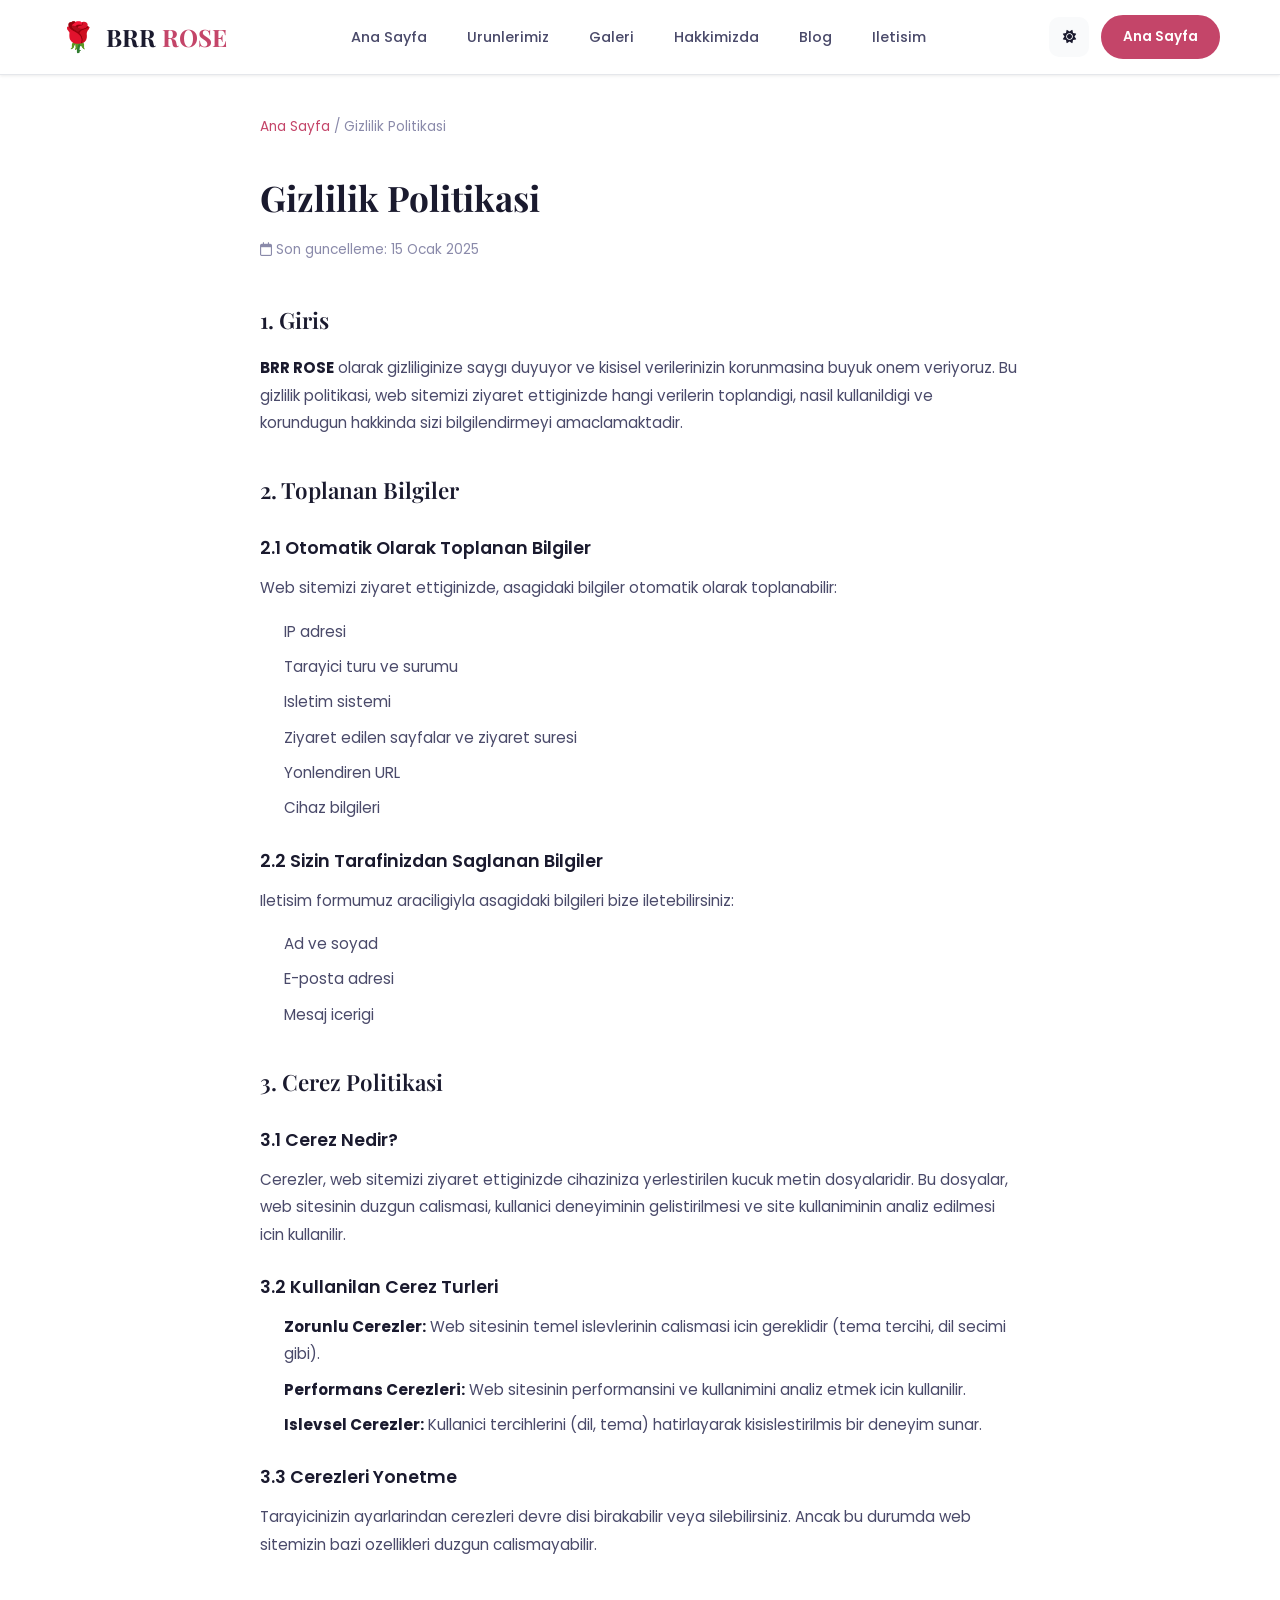
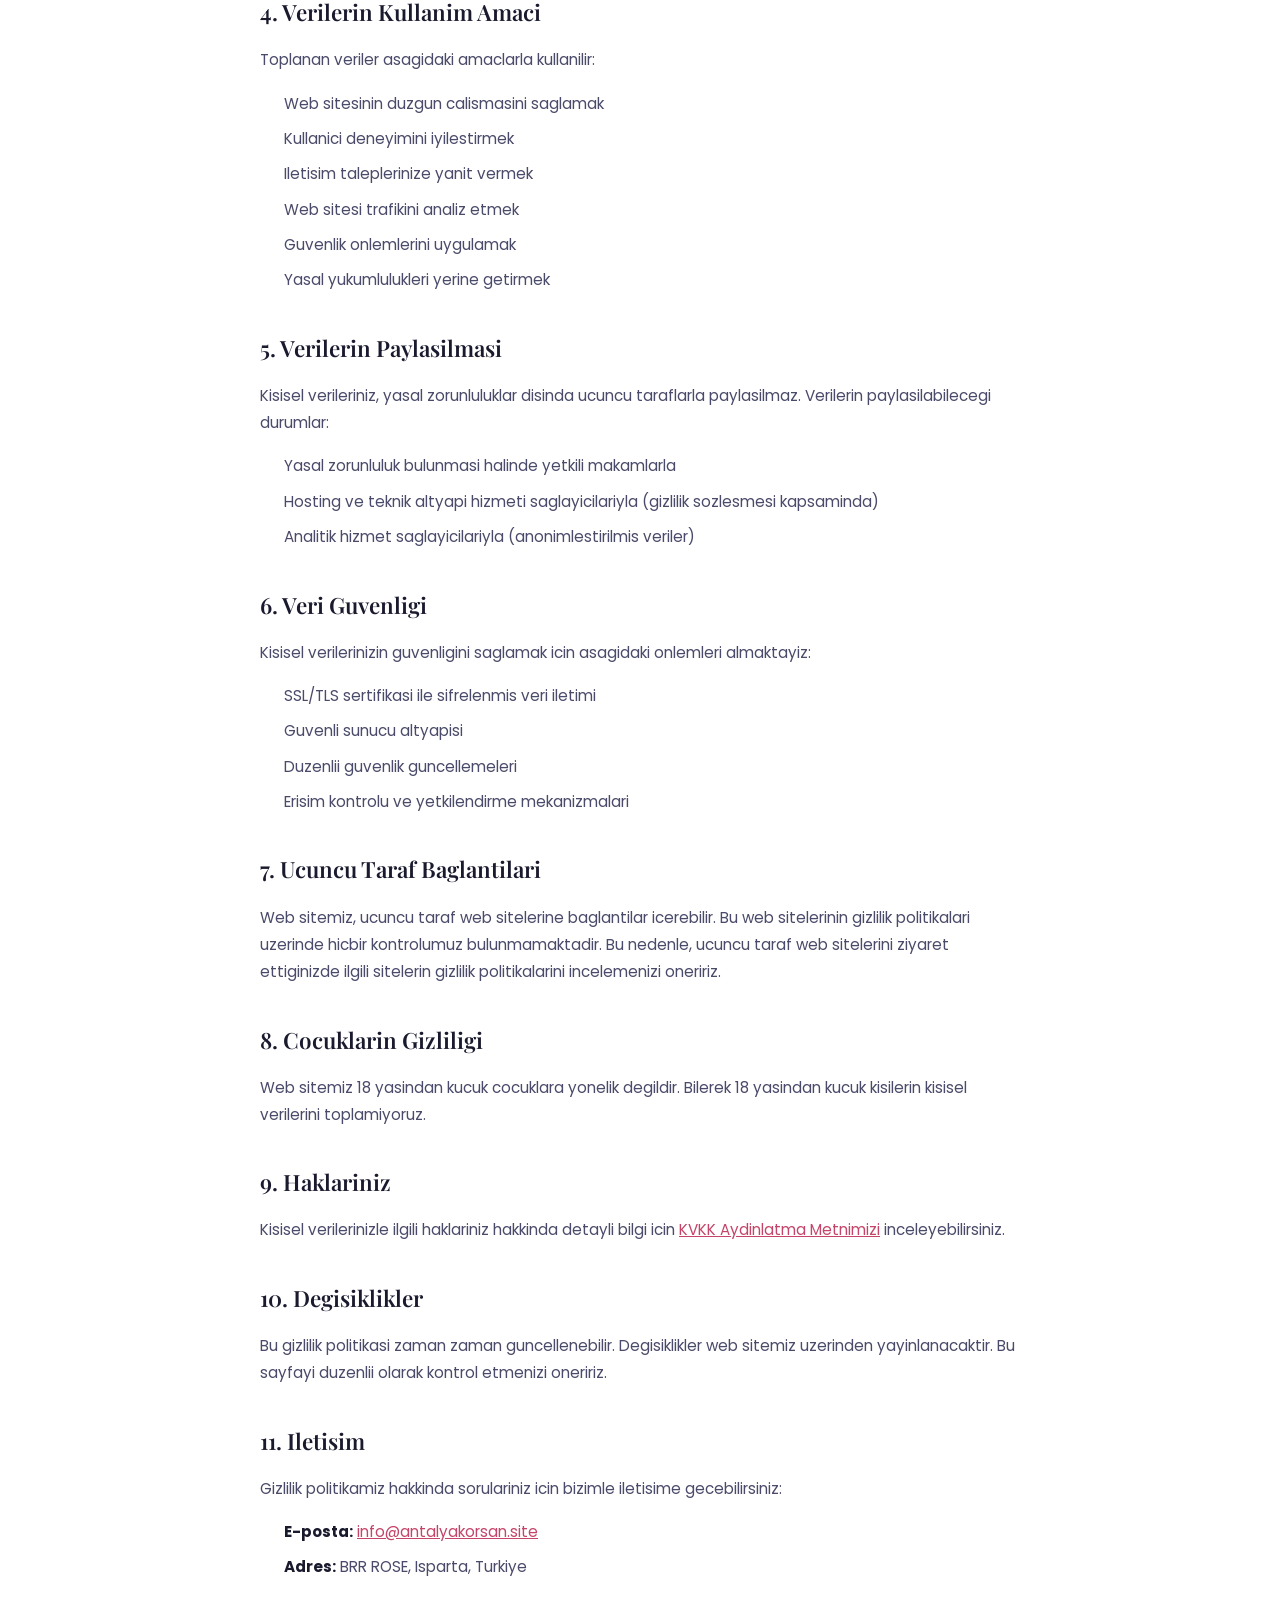
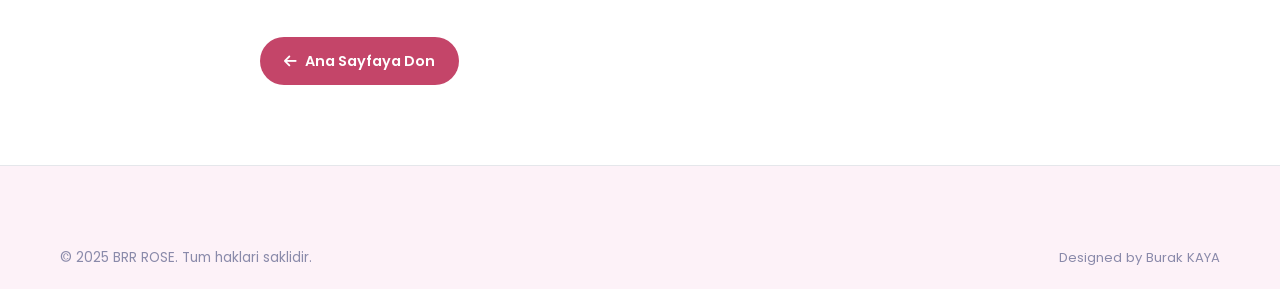
<file: pages/gizlilik-politikasi.html>
<!DOCTYPE html>
<html lang="tr" dir="ltr" data-theme="light">
<head>
    <meta charset="UTF-8">
    <meta name="viewport" content="width=device-width, initial-scale=1.0">
    <title>Gizlilik Politikasi | BRR ROSE</title>
    <meta name="description" content="BRR ROSE Gizlilik Politikasi - Kisisel verilerinizin nasil toplandigi, kullanildigi ve korundugu hakkinda bilgi.">
    <meta name="robots" content="noindex, nofollow">
    <link rel="icon" type="image/svg+xml" href="data:image/svg+xml,%3Csvg xmlns='http://www.w3.org/2000/svg' viewBox='0 0 100 100'%3E%3Ctext y='.9em' font-size='90'%3E🌹%3C/text%3E%3C/svg%3E">
    <link rel="preconnect" href="https://fonts.googleapis.com">
    <link rel="preconnect" href="https://fonts.gstatic.com" crossorigin>
    <link href="https://fonts.googleapis.com/css2?family=Playfair+Display:wght@400;500;600;700&family=Poppins:wght@300;400;500;600;700&display=swap" rel="stylesheet">
    <link rel="stylesheet" href="https://cdnjs.cloudflare.com/ajax/libs/font-awesome/6.5.1/css/all.min.css">
    <link rel="stylesheet" href="../css/style.css">
    <link rel="stylesheet" href="../css/responsive.css">
    <style>
        .legal-page { padding-top: calc(var(--header-height) + 40px); padding-bottom: 80px; min-height: 100vh; }
        .legal-container { max-width: 800px; margin: 0 auto; padding: 0 20px; }
        .legal-breadcrumb { font-size: 0.85rem; color: var(--color-text-muted); margin-bottom: 30px; }
        .legal-breadcrumb a { color: var(--color-primary); }
        .legal-breadcrumb a:hover { text-decoration: underline; }
        .legal-title { font-family: var(--font-heading); font-size: 2.2rem; font-weight: 700; color: var(--color-heading); margin-bottom: 10px; }
        .legal-date { font-size: 0.85rem; color: var(--color-text-muted); margin-bottom: 40px; }
        .legal-content h2 { font-family: var(--font-heading); font-size: 1.4rem; font-weight: 600; color: var(--color-heading); margin-top: 35px; margin-bottom: 15px; }
        .legal-content h3 { font-size: 1.1rem; font-weight: 600; color: var(--color-heading); margin-top: 25px; margin-bottom: 10px; }
        .legal-content p { font-size: 0.95rem; color: var(--color-text-light); line-height: 1.8; margin-bottom: 16px; }
        .legal-content ul, .legal-content ol { margin-bottom: 16px; padding-left: 24px; }
        .legal-content li { font-size: 0.95rem; color: var(--color-text-light); line-height: 1.8; margin-bottom: 8px; }
        .legal-content strong { color: var(--color-heading); }
        .legal-content a { color: var(--color-primary); text-decoration: underline; }
        .legal-back { display: inline-flex; align-items: center; gap: 8px; margin-top: 40px; padding: 12px 24px; background: var(--color-primary); color: #fff; border-radius: 50px; font-size: 0.9rem; font-weight: 600; text-decoration: none; transition: var(--transition); }
        .legal-back:hover { background: var(--color-primary-dark); transform: translateY(-2px); color: #fff; }
    </style>
</head>
<body>

<header id="header" class="header scrolled">
    <div class="container header-container">
        <a href="../index.html#anasayfa" class="logo">
            <span class="logo-icon">🌹</span>
            <span class="logo-text">BRR <span class="logo-highlight">ROSE</span></span>
        </a>
        <nav class="main-nav">
            <ul class="nav-list">
                <li><a href="../index.html#anasayfa" class="nav-link">Ana Sayfa</a></li>
                <li><a href="../index.html#urunlerimiz" class="nav-link">Urunlerimiz</a></li>
                <li><a href="../index.html#galeri" class="nav-link">Galeri</a></li>
                <li><a href="../index.html#hakkimizda" class="nav-link">Hakkimizda</a></li>
                <li><a href="../index.html#blog" class="nav-link">Blog</a></li>
                <li><a href="../index.html#iletisim" class="nav-link">Iletisim</a></li>
            </ul>
        </nav>
        <div class="header-right">
            <button id="themeToggle" class="theme-toggle" aria-label="Tema Degistir">
                <i class="fas fa-sun theme-icon-light"></i>
                <i class="fas fa-moon theme-icon-dark"></i>
            </button>
            <a href="../index.html" class="btn btn-primary btn-sm" style="text-decoration:none;">Ana Sayfa</a>
        </div>
    </div>
</header>

<main class="legal-page">
    <div class="legal-container">
        <div class="legal-breadcrumb">
            <a href="../index.html">Ana Sayfa</a> / <span>Gizlilik Politikasi</span>
        </div>
        <h1 class="legal-title">Gizlilik Politikasi</h1>
        <p class="legal-date"><i class="far fa-calendar"></i> Son guncelleme: 15 Ocak 2025</p>

        <div class="legal-content">
            <h2>1. Giris</h2>
            <p><strong>BRR ROSE</strong> olarak gizliliginize saygı duyuyor ve kisisel verilerinizin korunmasina buyuk onem veriyoruz. Bu gizlilik politikasi, web sitemizi ziyaret ettiginizde hangi verilerin toplandigi, nasil kullanildigi ve korundugun hakkinda sizi bilgilendirmeyi amaclamaktadir.</p>

            <h2>2. Toplanan Bilgiler</h2>
            <h3>2.1 Otomatik Olarak Toplanan Bilgiler</h3>
            <p>Web sitemizi ziyaret ettiginizde, asagidaki bilgiler otomatik olarak toplanabilir:</p>
            <ul>
                <li>IP adresi</li>
                <li>Tarayici turu ve surumu</li>
                <li>Isletim sistemi</li>
                <li>Ziyaret edilen sayfalar ve ziyaret suresi</li>
                <li>Yonlendiren URL</li>
                <li>Cihaz bilgileri</li>
            </ul>

            <h3>2.2 Sizin Tarafinizdan Saglanan Bilgiler</h3>
            <p>Iletisim formumuz araciligiyla asagidaki bilgileri bize iletebilirsiniz:</p>
            <ul>
                <li>Ad ve soyad</li>
                <li>E-posta adresi</li>
                <li>Mesaj icerigi</li>
            </ul>

            <h2>3. Cerez Politikasi</h2>
            <h3>3.1 Cerez Nedir?</h3>
            <p>Cerezler, web sitemizi ziyaret ettiginizde cihaziniza yerlestirilen kucuk metin dosyalaridir. Bu dosyalar, web sitesinin duzgun calismasi, kullanici deneyiminin gelistirilmesi ve site kullaniminin analiz edilmesi icin kullanilir.</p>

            <h3>3.2 Kullanilan Cerez Turleri</h3>
            <ul>
                <li><strong>Zorunlu Cerezler:</strong> Web sitesinin temel islevlerinin calismasi icin gereklidir (tema tercihi, dil secimi gibi).</li>
                <li><strong>Performans Cerezleri:</strong> Web sitesinin performansini ve kullanimini analiz etmek icin kullanilir.</li>
                <li><strong>Islevsel Cerezler:</strong> Kullanici tercihlerini (dil, tema) hatirlayarak kisislestirilmis bir deneyim sunar.</li>
            </ul>

            <h3>3.3 Cerezleri Yonetme</h3>
            <p>Tarayicinizin ayarlarindan cerezleri devre disi birakabilir veya silebilirsiniz. Ancak bu durumda web sitemizin bazi ozellikleri duzgun calismayabilir.</p>

            <h2>4. Verilerin Kullanim Amaci</h2>
            <p>Toplanan veriler asagidaki amaclarla kullanilir:</p>
            <ul>
                <li>Web sitesinin duzgun calismasini saglamak</li>
                <li>Kullanici deneyimini iyilestirmek</li>
                <li>Iletisim taleplerinize yanit vermek</li>
                <li>Web sitesi trafikini analiz etmek</li>
                <li>Guvenlik onlemlerini uygulamak</li>
                <li>Yasal yukumlulukleri yerine getirmek</li>
            </ul>

            <h2>5. Verilerin Paylasilmasi</h2>
            <p>Kisisel verileriniz, yasal zorunluluklar disinda ucuncu taraflarla paylasilmaz. Verilerin paylasilabilecegi durumlar:</p>
            <ul>
                <li>Yasal zorunluluk bulunmasi halinde yetkili makamlarla</li>
                <li>Hosting ve teknik altyapi hizmeti saglayicilariyla (gizlilik sozlesmesi kapsaminda)</li>
                <li>Analitik hizmet saglayicilariyla (anonimlestirilmis veriler)</li>
            </ul>

            <h2>6. Veri Guvenligi</h2>
            <p>Kisisel verilerinizin guvenligini saglamak icin asagidaki onlemleri almaktayiz:</p>
            <ul>
                <li>SSL/TLS sertifikasi ile sifrelenmis veri iletimi</li>
                <li>Guvenli sunucu altyapisi</li>
                <li>Duzenlii guvenlik guncellemeleri</li>
                <li>Erisim kontrolu ve yetkilendirme mekanizmalari</li>
            </ul>

            <h2>7. Ucuncu Taraf Baglantilari</h2>
            <p>Web sitemiz, ucuncu taraf web sitelerine baglantilar icerebilir. Bu web sitelerinin gizlilik politikalari uzerinde hicbir kontrolumuz bulunmamaktadir. Bu nedenle, ucuncu taraf web sitelerini ziyaret ettiginizde ilgili sitelerin gizlilik politikalarini incelemenizi oneririz.</p>

            <h2>8. Cocuklarin Gizliligi</h2>
            <p>Web sitemiz 18 yasindan kucuk cocuklara yonelik degildir. Bilerek 18 yasindan kucuk kisilerin kisisel verilerini toplamiyoruz.</p>

            <h2>9. Haklariniz</h2>
            <p>Kisisel verilerinizle ilgili haklariniz hakkinda detayli bilgi icin <a href="kvkk.html">KVKK Aydinlatma Metnimizi</a> inceleyebilirsiniz.</p>

            <h2>10. Degisiklikler</h2>
            <p>Bu gizlilik politikasi zaman zaman guncellenebilir. Degisiklikler web sitemiz uzerinden yayinlanacaktir. Bu sayfayi duzenlii olarak kontrol etmenizi oneririz.</p>

            <h2>11. Iletisim</h2>
            <p>Gizlilik politikamiz hakkinda sorulariniz icin bizimle iletisime gecebilirsiniz:</p>
            <ul>
                <li><strong>E-posta:</strong> <a href="mailto:info@antalyakorsan.site">info@antalyakorsan.site</a></li>
                <li><strong>Adres:</strong> BRR ROSE, Isparta, Turkiye</li>
            </ul>
        </div>

        <a href="../index.html" class="legal-back"><i class="fas fa-arrow-left"></i> Ana Sayfaya Don</a>
    </div>
</main>

<footer class="footer">
    <div class="container">
        <div class="footer-bottom" style="border-top: none;">
            <p>&copy; 2025 BRR ROSE. Tum haklari saklidir.</p>
            <p class="footer-credit">Designed by Burak KAYA</p>
        </div>
    </div>
</footer>

<script>
    const themeToggle = document.getElementById('themeToggle');
    const savedTheme = localStorage.getItem('brr_theme') || 'light';
    document.documentElement.setAttribute('data-theme', savedTheme);
    if (themeToggle) {
        themeToggle.addEventListener('click', function() {
            const current = document.documentElement.getAttribute('data-theme');
            const next = current === 'light' ? 'dark' : 'light';
            document.documentElement.setAttribute('data-theme', next);
            localStorage.setItem('brr_theme', next);
        });
    }
</script>
</body>
</html>
</file>
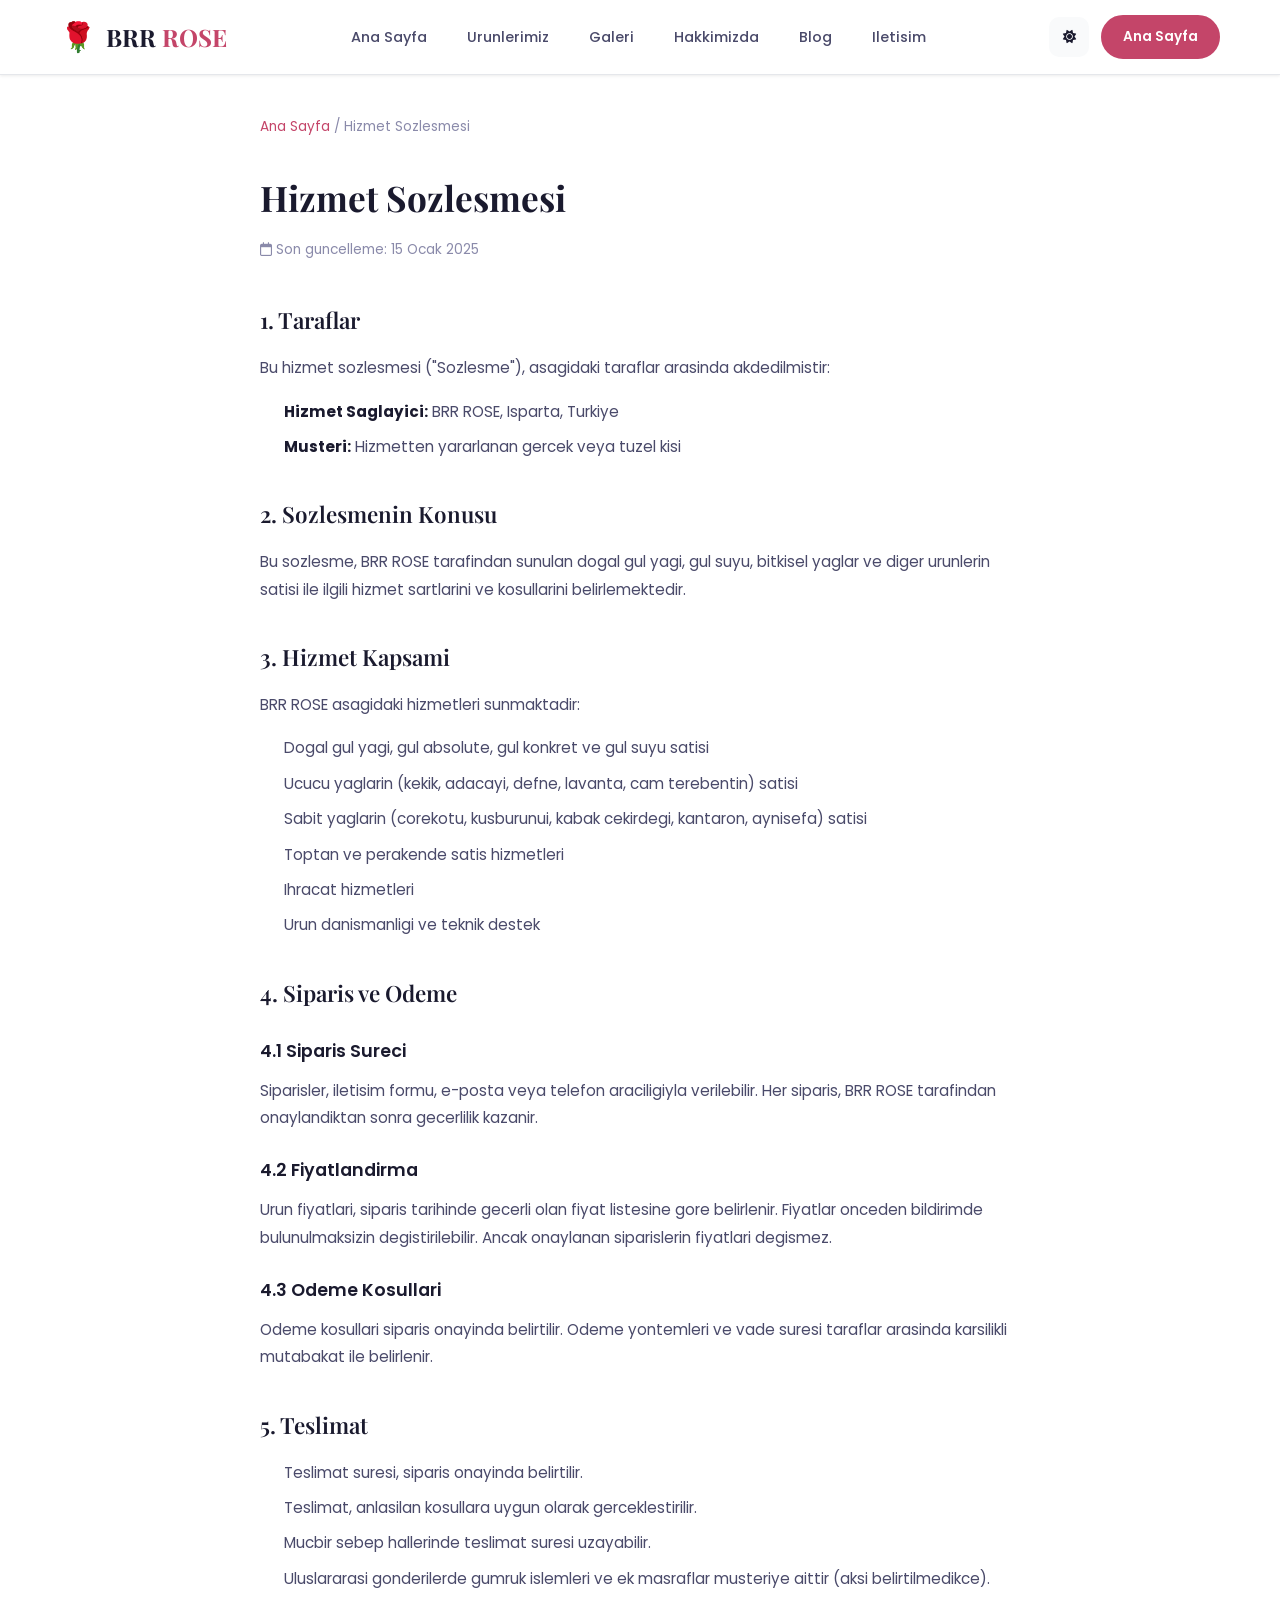
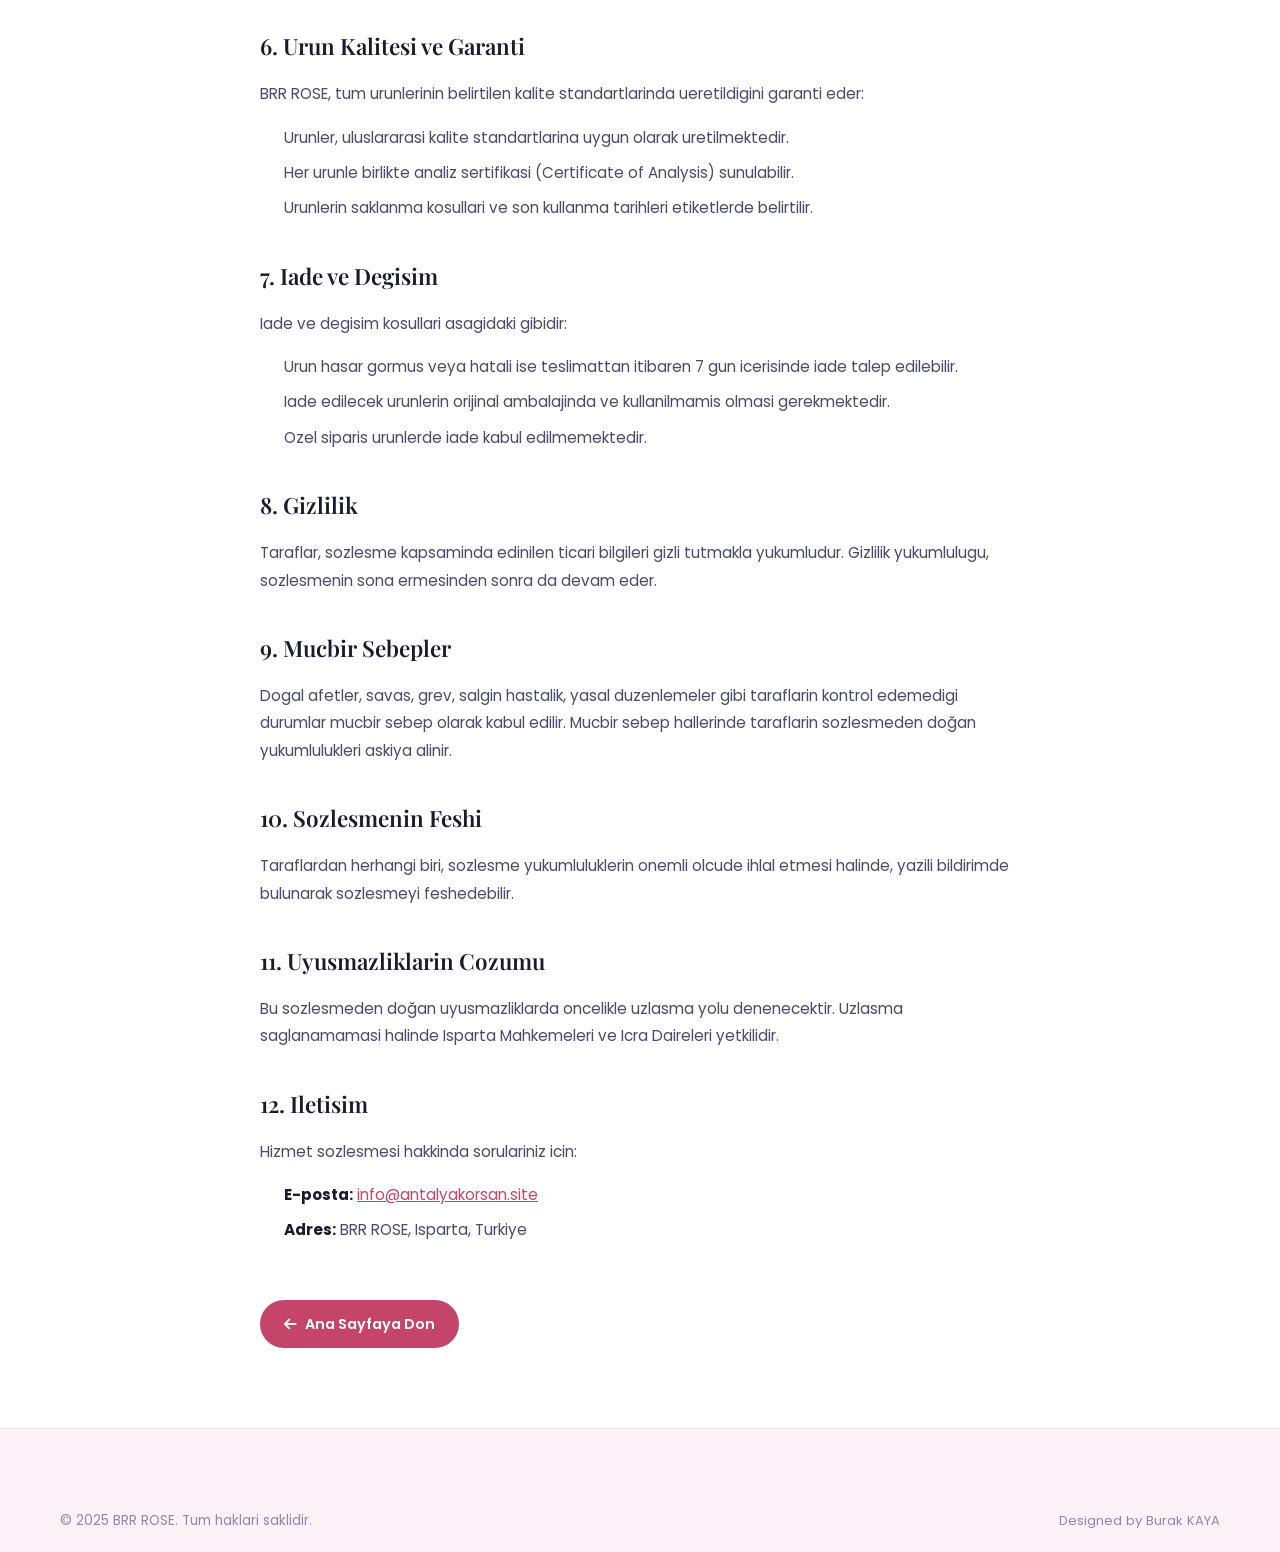
<file: pages/hizmet-sozlesmesi.html>
<!DOCTYPE html>
<html lang="tr" dir="ltr" data-theme="light">
<head>
    <meta charset="UTF-8">
    <meta name="viewport" content="width=device-width, initial-scale=1.0">
    <title>Hizmet Sozlesmesi | BRR ROSE</title>
    <meta name="description" content="BRR ROSE hizmet sozlesmesi - Hizmet sartlari ve kosullari.">
    <meta name="robots" content="noindex, nofollow">
    <link rel="icon" type="image/svg+xml" href="data:image/svg+xml,%3Csvg xmlns='http://www.w3.org/2000/svg' viewBox='0 0 100 100'%3E%3Ctext y='.9em' font-size='90'%3E🌹%3C/text%3E%3C/svg%3E">
    <link rel="preconnect" href="https://fonts.googleapis.com">
    <link rel="preconnect" href="https://fonts.gstatic.com" crossorigin>
    <link href="https://fonts.googleapis.com/css2?family=Playfair+Display:wght@400;500;600;700&family=Poppins:wght@300;400;500;600;700&display=swap" rel="stylesheet">
    <link rel="stylesheet" href="https://cdnjs.cloudflare.com/ajax/libs/font-awesome/6.5.1/css/all.min.css">
    <link rel="stylesheet" href="../css/style.css">
    <link rel="stylesheet" href="../css/responsive.css">
    <style>
        .legal-page { padding-top: calc(var(--header-height) + 40px); padding-bottom: 80px; min-height: 100vh; }
        .legal-container { max-width: 800px; margin: 0 auto; padding: 0 20px; }
        .legal-breadcrumb { font-size: 0.85rem; color: var(--color-text-muted); margin-bottom: 30px; }
        .legal-breadcrumb a { color: var(--color-primary); }
        .legal-breadcrumb a:hover { text-decoration: underline; }
        .legal-title { font-family: var(--font-heading); font-size: 2.2rem; font-weight: 700; color: var(--color-heading); margin-bottom: 10px; }
        .legal-date { font-size: 0.85rem; color: var(--color-text-muted); margin-bottom: 40px; }
        .legal-content h2 { font-family: var(--font-heading); font-size: 1.4rem; font-weight: 600; color: var(--color-heading); margin-top: 35px; margin-bottom: 15px; }
        .legal-content h3 { font-size: 1.1rem; font-weight: 600; color: var(--color-heading); margin-top: 25px; margin-bottom: 10px; }
        .legal-content p { font-size: 0.95rem; color: var(--color-text-light); line-height: 1.8; margin-bottom: 16px; }
        .legal-content ul, .legal-content ol { margin-bottom: 16px; padding-left: 24px; }
        .legal-content li { font-size: 0.95rem; color: var(--color-text-light); line-height: 1.8; margin-bottom: 8px; }
        .legal-content strong { color: var(--color-heading); }
        .legal-content a { color: var(--color-primary); text-decoration: underline; }
        .legal-back { display: inline-flex; align-items: center; gap: 8px; margin-top: 40px; padding: 12px 24px; background: var(--color-primary); color: #fff; border-radius: 50px; font-size: 0.9rem; font-weight: 600; text-decoration: none; transition: var(--transition); }
        .legal-back:hover { background: var(--color-primary-dark); transform: translateY(-2px); color: #fff; }
    </style>
</head>
<body>

<header id="header" class="header scrolled">
    <div class="container header-container">
        <a href="../index.html#anasayfa" class="logo">
            <span class="logo-icon">🌹</span>
            <span class="logo-text">BRR <span class="logo-highlight">ROSE</span></span>
        </a>
        <nav class="main-nav">
            <ul class="nav-list">
                <li><a href="../index.html#anasayfa" class="nav-link">Ana Sayfa</a></li>
                <li><a href="../index.html#urunlerimiz" class="nav-link">Urunlerimiz</a></li>
                <li><a href="../index.html#galeri" class="nav-link">Galeri</a></li>
                <li><a href="../index.html#hakkimizda" class="nav-link">Hakkimizda</a></li>
                <li><a href="../index.html#blog" class="nav-link">Blog</a></li>
                <li><a href="../index.html#iletisim" class="nav-link">Iletisim</a></li>
            </ul>
        </nav>
        <div class="header-right">
            <button id="themeToggle" class="theme-toggle" aria-label="Tema Degistir">
                <i class="fas fa-sun theme-icon-light"></i>
                <i class="fas fa-moon theme-icon-dark"></i>
            </button>
            <a href="../index.html" class="btn btn-primary btn-sm" style="text-decoration:none;">Ana Sayfa</a>
        </div>
    </div>
</header>

<main class="legal-page">
    <div class="legal-container">
        <div class="legal-breadcrumb">
            <a href="../index.html">Ana Sayfa</a> / <span>Hizmet Sozlesmesi</span>
        </div>
        <h1 class="legal-title">Hizmet Sozlesmesi</h1>
        <p class="legal-date"><i class="far fa-calendar"></i> Son guncelleme: 15 Ocak 2025</p>

        <div class="legal-content">
            <h2>1. Taraflar</h2>
            <p>Bu hizmet sozlesmesi ("Sozlesme"), asagidaki taraflar arasinda akdedilmistir:</p>
            <ul>
                <li><strong>Hizmet Saglayici:</strong> BRR ROSE, Isparta, Turkiye</li>
                <li><strong>Musteri:</strong> Hizmetten yararlanan gercek veya tuzel kisi</li>
            </ul>

            <h2>2. Sozlesmenin Konusu</h2>
            <p>Bu sozlesme, BRR ROSE tarafindan sunulan dogal gul yagi, gul suyu, bitkisel yaglar ve diger urunlerin satisi ile ilgili hizmet sartlarini ve kosullarini belirlemektedir.</p>

            <h2>3. Hizmet Kapsami</h2>
            <p>BRR ROSE asagidaki hizmetleri sunmaktadir:</p>
            <ul>
                <li>Dogal gul yagi, gul absolute, gul konkret ve gul suyu satisi</li>
                <li>Ucucu yaglarin (kekik, adacayi, defne, lavanta, cam terebentin) satisi</li>
                <li>Sabit yaglarin (corekotu, kusburunui, kabak cekirdegi, kantaron, aynisefa) satisi</li>
                <li>Toptan ve perakende satis hizmetleri</li>
                <li>Ihracat hizmetleri</li>
                <li>Urun danismanligi ve teknik destek</li>
            </ul>

            <h2>4. Siparis ve Odeme</h2>
            <h3>4.1 Siparis Sureci</h3>
            <p>Siparisler, iletisim formu, e-posta veya telefon araciligiyla verilebilir. Her siparis, BRR ROSE tarafindan onaylandiktan sonra gecerlilik kazanir.</p>

            <h3>4.2 Fiyatlandirma</h3>
            <p>Urun fiyatlari, siparis tarihinde gecerli olan fiyat listesine gore belirlenir. Fiyatlar onceden bildirimde bulunulmaksizin degistirilebilir. Ancak onaylanan siparislerin fiyatlari degismez.</p>

            <h3>4.3 Odeme Kosullari</h3>
            <p>Odeme kosullari siparis onayinda belirtilir. Odeme yontemleri ve vade suresi taraflar arasinda karsilikli mutabakat ile belirlenir.</p>

            <h2>5. Teslimat</h2>
            <ul>
                <li>Teslimat suresi, siparis onayinda belirtilir.</li>
                <li>Teslimat, anlasilan kosullara uygun olarak gerceklestirilir.</li>
                <li>Mucbir sebep hallerinde teslimat suresi uzayabilir.</li>
                <li>Uluslararasi gonderilerde gumruk islemleri ve ek masraflar musteriye aittir (aksi belirtilmedikce).</li>
            </ul>

            <h2>6. Urun Kalitesi ve Garanti</h2>
            <p>BRR ROSE, tum urunlerinin belirtilen kalite standartlarinda ueretildigini garanti eder:</p>
            <ul>
                <li>Urunler, uluslararasi kalite standartlarina uygun olarak uretilmektedir.</li>
                <li>Her urunle birlikte analiz sertifikasi (Certificate of Analysis) sunulabilir.</li>
                <li>Urunlerin saklanma kosullari ve son kullanma tarihleri etiketlerde belirtilir.</li>
            </ul>

            <h2>7. Iade ve Degisim</h2>
            <p>Iade ve degisim kosullari asagidaki gibidir:</p>
            <ul>
                <li>Urun hasar gormus veya hatali ise teslimattan itibaren 7 gun icerisinde iade talep edilebilir.</li>
                <li>Iade edilecek urunlerin orijinal ambalajinda ve kullanilmamis olmasi gerekmektedir.</li>
                <li>Ozel siparis urunlerde iade kabul edilmemektedir.</li>
            </ul>

            <h2>8. Gizlilik</h2>
            <p>Taraflar, sozlesme kapsaminda edinilen ticari bilgileri gizli tutmakla yukumludur. Gizlilik yukumlulugu, sozlesmenin sona ermesinden sonra da devam eder.</p>

            <h2>9. Mucbir Sebepler</h2>
            <p>Dogal afetler, savas, grev, salgin hastalik, yasal duzenlemeler gibi taraflarin kontrol edemedigi durumlar mucbir sebep olarak kabul edilir. Mucbir sebep hallerinde taraflarin sozlesmeden doğan yukumlulukleri askiya alinir.</p>

            <h2>10. Sozlesmenin Feshi</h2>
            <p>Taraflardan herhangi biri, sozlesme yukumluluklerin onemli olcude ihlal etmesi halinde, yazili bildirimde bulunarak sozlesmeyi feshedebilir.</p>

            <h2>11. Uyusmazliklarin Cozumu</h2>
            <p>Bu sozlesmeden doğan uyusmazliklarda oncelikle uzlasma yolu denenecektir. Uzlasma saglanamamasi halinde Isparta Mahkemeleri ve Icra Daireleri yetkilidir.</p>

            <h2>12. Iletisim</h2>
            <p>Hizmet sozlesmesi hakkinda sorulariniz icin:</p>
            <ul>
                <li><strong>E-posta:</strong> <a href="mailto:info@antalyakorsan.site">info@antalyakorsan.site</a></li>
                <li><strong>Adres:</strong> BRR ROSE, Isparta, Turkiye</li>
            </ul>
        </div>

        <a href="../index.html" class="legal-back"><i class="fas fa-arrow-left"></i> Ana Sayfaya Don</a>
    </div>
</main>

<footer class="footer">
    <div class="container">
        <div class="footer-bottom" style="border-top: none;">
            <p>&copy; 2025 BRR ROSE. Tum haklari saklidir.</p>
            <p class="footer-credit">Designed by Burak KAYA</p>
        </div>
    </div>
</footer>

<script>
    const themeToggle = document.getElementById('themeToggle');
    const savedTheme = localStorage.getItem('brr_theme') || 'light';
    document.documentElement.setAttribute('data-theme', savedTheme);
    if (themeToggle) {
        themeToggle.addEventListener('click', function() {
            const current = document.documentElement.getAttribute('data-theme');
            const next = current === 'light' ? 'dark' : 'light';
            document.documentElement.setAttribute('data-theme', next);
            localStorage.setItem('brr_theme', next);
        });
    }
</script>
</body>
</html>
</file>
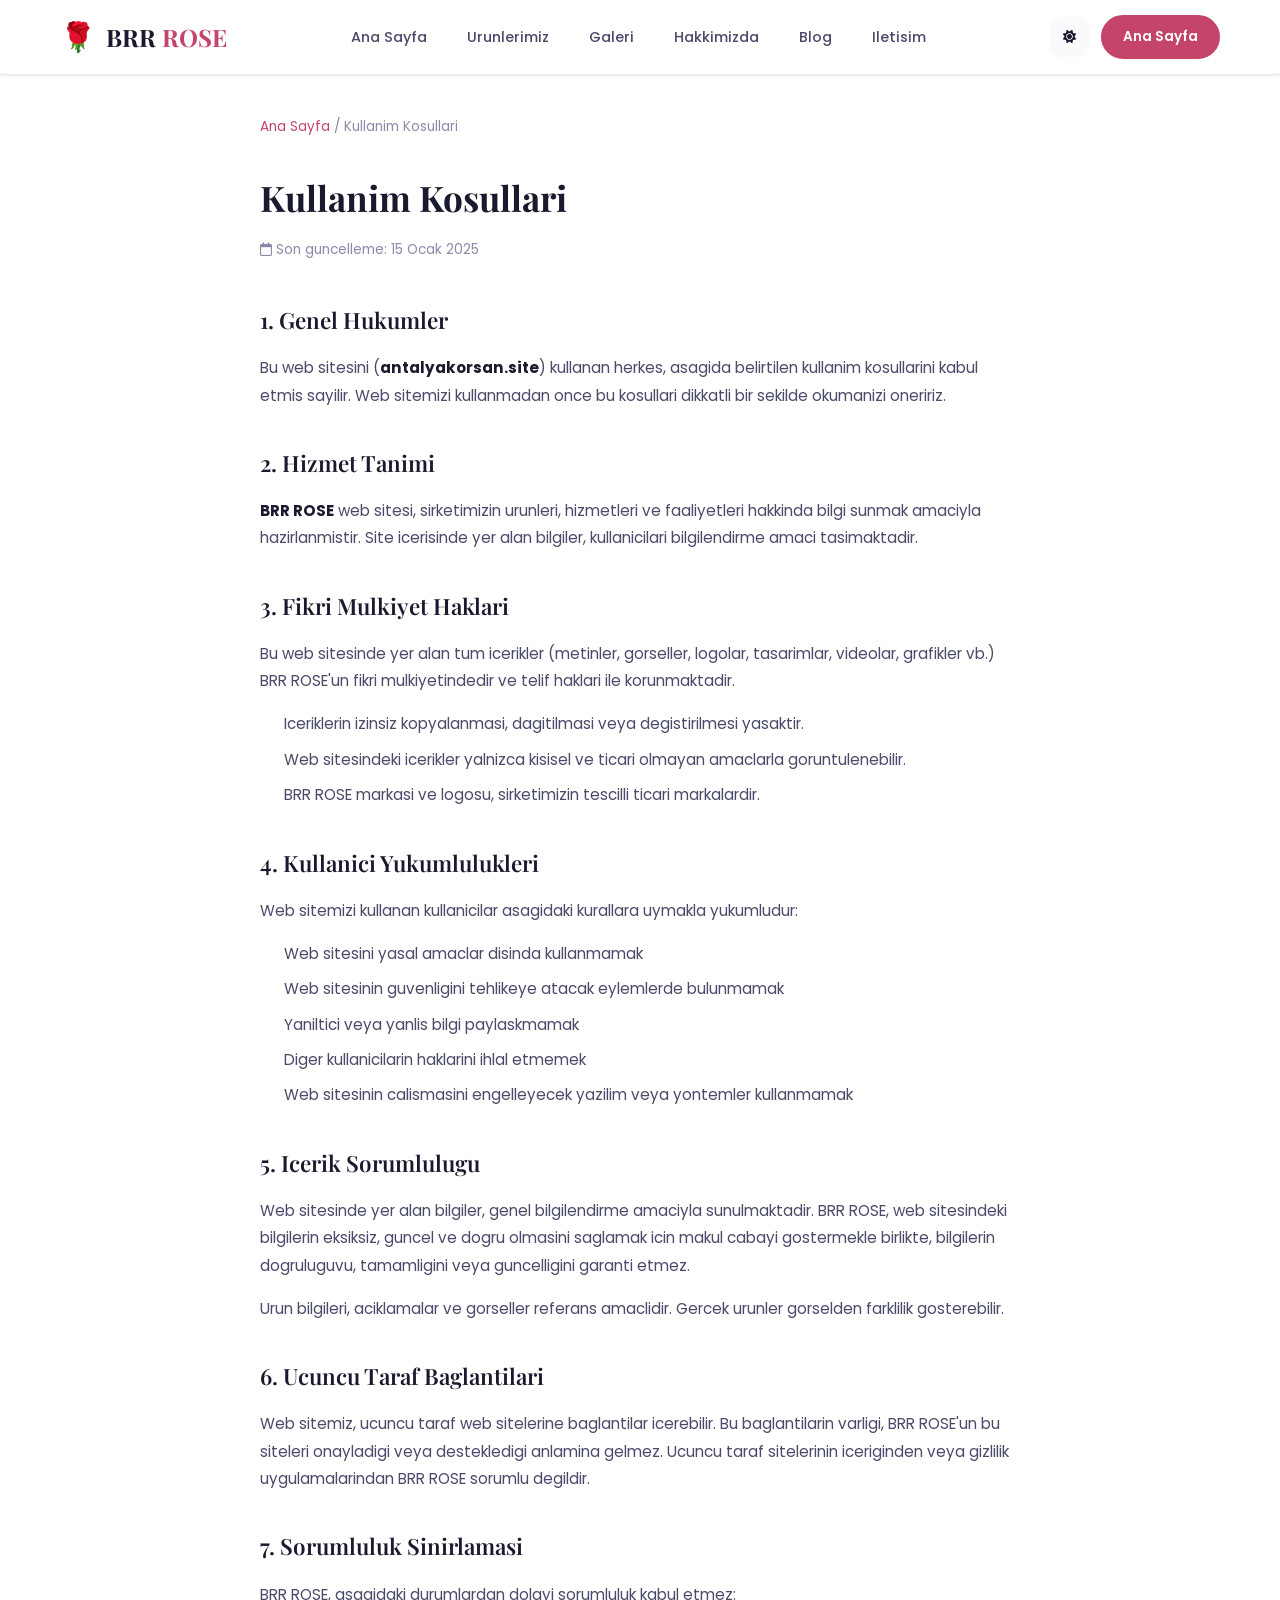
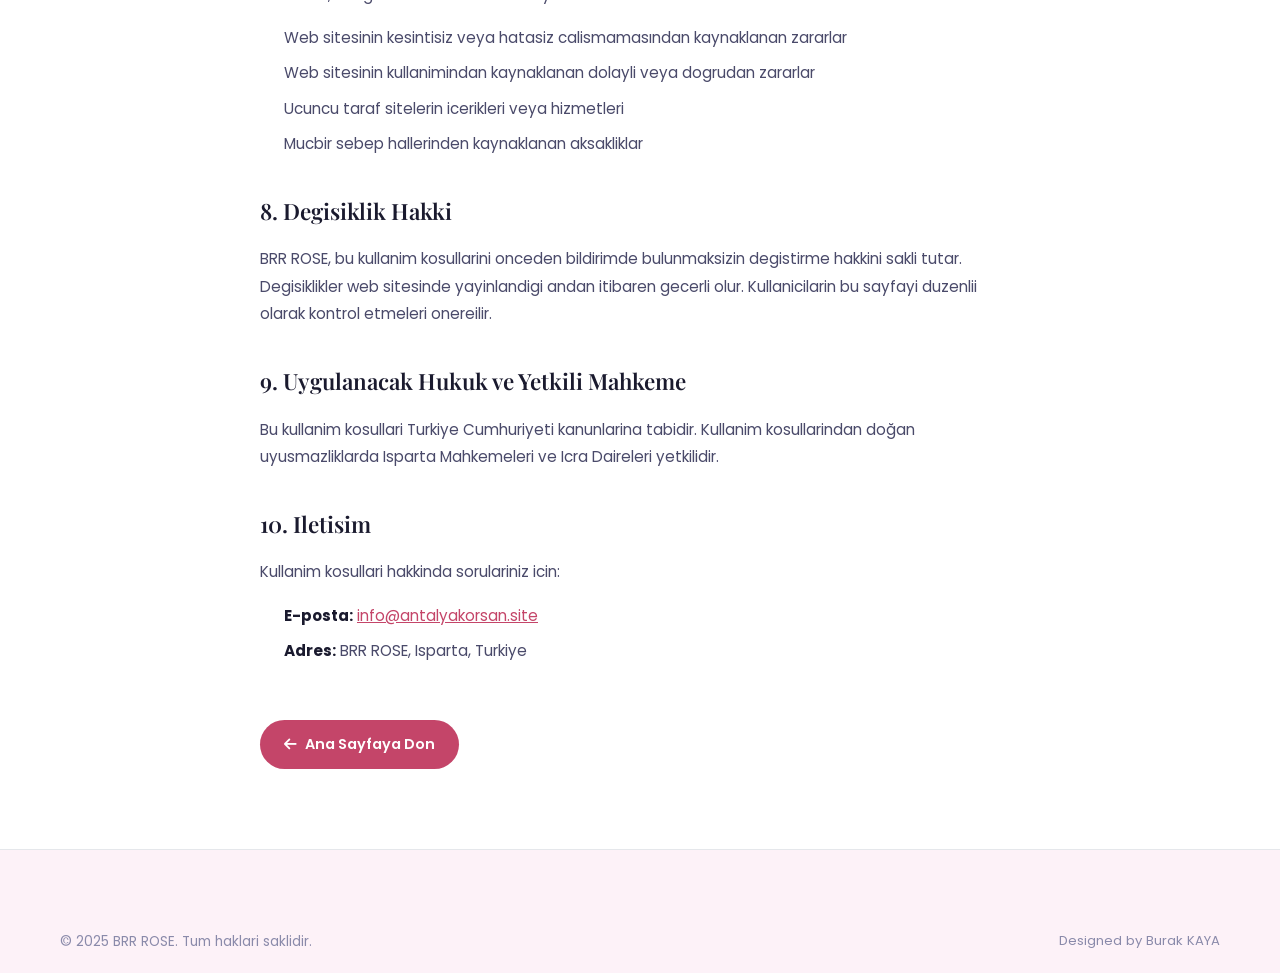
<file: pages/kullanim-kosullari.html>
<!DOCTYPE html>
<html lang="tr" dir="ltr" data-theme="light">
<head>
    <meta charset="UTF-8">
    <meta name="viewport" content="width=device-width, initial-scale=1.0">
    <title>Kullanim Kosullari | BRR ROSE</title>
    <meta name="description" content="BRR ROSE web sitesi kullanim kosullari ve sartlari.">
    <meta name="robots" content="noindex, nofollow">
    <link rel="icon" type="image/svg+xml" href="data:image/svg+xml,%3Csvg xmlns='http://www.w3.org/2000/svg' viewBox='0 0 100 100'%3E%3Ctext y='.9em' font-size='90'%3E🌹%3C/text%3E%3C/svg%3E">
    <link rel="preconnect" href="https://fonts.googleapis.com">
    <link rel="preconnect" href="https://fonts.gstatic.com" crossorigin>
    <link href="https://fonts.googleapis.com/css2?family=Playfair+Display:wght@400;500;600;700&family=Poppins:wght@300;400;500;600;700&display=swap" rel="stylesheet">
    <link rel="stylesheet" href="https://cdnjs.cloudflare.com/ajax/libs/font-awesome/6.5.1/css/all.min.css">
    <link rel="stylesheet" href="../css/style.css">
    <link rel="stylesheet" href="../css/responsive.css">
    <style>
        .legal-page { padding-top: calc(var(--header-height) + 40px); padding-bottom: 80px; min-height: 100vh; }
        .legal-container { max-width: 800px; margin: 0 auto; padding: 0 20px; }
        .legal-breadcrumb { font-size: 0.85rem; color: var(--color-text-muted); margin-bottom: 30px; }
        .legal-breadcrumb a { color: var(--color-primary); }
        .legal-breadcrumb a:hover { text-decoration: underline; }
        .legal-title { font-family: var(--font-heading); font-size: 2.2rem; font-weight: 700; color: var(--color-heading); margin-bottom: 10px; }
        .legal-date { font-size: 0.85rem; color: var(--color-text-muted); margin-bottom: 40px; }
        .legal-content h2 { font-family: var(--font-heading); font-size: 1.4rem; font-weight: 600; color: var(--color-heading); margin-top: 35px; margin-bottom: 15px; }
        .legal-content h3 { font-size: 1.1rem; font-weight: 600; color: var(--color-heading); margin-top: 25px; margin-bottom: 10px; }
        .legal-content p { font-size: 0.95rem; color: var(--color-text-light); line-height: 1.8; margin-bottom: 16px; }
        .legal-content ul, .legal-content ol { margin-bottom: 16px; padding-left: 24px; }
        .legal-content li { font-size: 0.95rem; color: var(--color-text-light); line-height: 1.8; margin-bottom: 8px; }
        .legal-content strong { color: var(--color-heading); }
        .legal-content a { color: var(--color-primary); text-decoration: underline; }
        .legal-back { display: inline-flex; align-items: center; gap: 8px; margin-top: 40px; padding: 12px 24px; background: var(--color-primary); color: #fff; border-radius: 50px; font-size: 0.9rem; font-weight: 600; text-decoration: none; transition: var(--transition); }
        .legal-back:hover { background: var(--color-primary-dark); transform: translateY(-2px); color: #fff; }
    </style>
</head>
<body>

<header id="header" class="header scrolled">
    <div class="container header-container">
        <a href="../index.html#anasayfa" class="logo">
            <span class="logo-icon">🌹</span>
            <span class="logo-text">BRR <span class="logo-highlight">ROSE</span></span>
        </a>
        <nav class="main-nav">
            <ul class="nav-list">
                <li><a href="../index.html#anasayfa" class="nav-link">Ana Sayfa</a></li>
                <li><a href="../index.html#urunlerimiz" class="nav-link">Urunlerimiz</a></li>
                <li><a href="../index.html#galeri" class="nav-link">Galeri</a></li>
                <li><a href="../index.html#hakkimizda" class="nav-link">Hakkimizda</a></li>
                <li><a href="../index.html#blog" class="nav-link">Blog</a></li>
                <li><a href="../index.html#iletisim" class="nav-link">Iletisim</a></li>
            </ul>
        </nav>
        <div class="header-right">
            <button id="themeToggle" class="theme-toggle" aria-label="Tema Degistir">
                <i class="fas fa-sun theme-icon-light"></i>
                <i class="fas fa-moon theme-icon-dark"></i>
            </button>
            <a href="../index.html" class="btn btn-primary btn-sm" style="text-decoration:none;">Ana Sayfa</a>
        </div>
    </div>
</header>

<main class="legal-page">
    <div class="legal-container">
        <div class="legal-breadcrumb">
            <a href="../index.html">Ana Sayfa</a> / <span>Kullanim Kosullari</span>
        </div>
        <h1 class="legal-title">Kullanim Kosullari</h1>
        <p class="legal-date"><i class="far fa-calendar"></i> Son guncelleme: 15 Ocak 2025</p>

        <div class="legal-content">
            <h2>1. Genel Hukumler</h2>
            <p>Bu web sitesini (<strong>antalyakorsan.site</strong>) kullanan herkes, asagida belirtilen kullanim kosullarini kabul etmis sayilir. Web sitemizi kullanmadan once bu kosullari dikkatli bir sekilde okumanizi oneririz.</p>

            <h2>2. Hizmet Tanimi</h2>
            <p><strong>BRR ROSE</strong> web sitesi, sirketimizin urunleri, hizmetleri ve faaliyetleri hakkinda bilgi sunmak amaciyla hazirlanmistir. Site icerisinde yer alan bilgiler, kullanicilari bilgilendirme amaci tasimaktadir.</p>

            <h2>3. Fikri Mulkiyet Haklari</h2>
            <p>Bu web sitesinde yer alan tum icerikler (metinler, gorseller, logolar, tasarimlar, videolar, grafikler vb.) BRR ROSE'un fikri mulkiyetindedir ve telif haklari ile korunmaktadir.</p>
            <ul>
                <li>Iceriklerin izinsiz kopyalanmasi, dagitilmasi veya degistirilmesi yasaktir.</li>
                <li>Web sitesindeki icerikler yalnizca kisisel ve ticari olmayan amaclarla goruntulenebilir.</li>
                <li>BRR ROSE markasi ve logosu, sirketimizin tescilli ticari markalardir.</li>
            </ul>

            <h2>4. Kullanici Yukumlulukleri</h2>
            <p>Web sitemizi kullanan kullanicilar asagidaki kurallara uymakla yukumludur:</p>
            <ul>
                <li>Web sitesini yasal amaclar disinda kullanmamak</li>
                <li>Web sitesinin guvenligini tehlikeye atacak eylemlerde bulunmamak</li>
                <li>Yaniltici veya yanlis bilgi paylaskmamak</li>
                <li>Diger kullanicilarin haklarini ihlal etmemek</li>
                <li>Web sitesinin calismasini engelleyecek yazilim veya yontemler kullanmamak</li>
            </ul>

            <h2>5. Icerik Sorumlulugu</h2>
            <p>Web sitesinde yer alan bilgiler, genel bilgilendirme amaciyla sunulmaktadir. BRR ROSE, web sitesindeki bilgilerin eksiksiz, guncel ve dogru olmasini saglamak icin makul cabayi gostermekle birlikte, bilgilerin dogruluguvu, tamamligini veya guncelligini garanti etmez.</p>
            <p>Urun bilgileri, aciklamalar ve gorseller referans amaclidir. Gercek urunler gorselden farklilik gosterebilir.</p>

            <h2>6. Ucuncu Taraf Baglantilari</h2>
            <p>Web sitemiz, ucuncu taraf web sitelerine baglantilar icerebilir. Bu baglantilarin varligi, BRR ROSE'un bu siteleri onayladigi veya destekledigi anlamina gelmez. Ucuncu taraf sitelerinin iceriginden veya gizlilik uygulamalarindan BRR ROSE sorumlu degildir.</p>

            <h2>7. Sorumluluk Sinirlamasi</h2>
            <p>BRR ROSE, asagidaki durumlardan dolayi sorumluluk kabul etmez:</p>
            <ul>
                <li>Web sitesinin kesintisiz veya hatasiz calismamasından kaynaklanan zararlar</li>
                <li>Web sitesinin kullanimindan kaynaklanan dolayli veya dogrudan zararlar</li>
                <li>Ucuncu taraf sitelerin icerikleri veya hizmetleri</li>
                <li>Mucbir sebep hallerinden kaynaklanan aksakliklar</li>
            </ul>

            <h2>8. Degisiklik Hakki</h2>
            <p>BRR ROSE, bu kullanim kosullarini onceden bildirimde bulunmaksizin degistirme hakkini sakli tutar. Degisiklikler web sitesinde yayinlandigi andan itibaren gecerli olur. Kullanicilarin bu sayfayi duzenlii olarak kontrol etmeleri onereilir.</p>

            <h2>9. Uygulanacak Hukuk ve Yetkili Mahkeme</h2>
            <p>Bu kullanim kosullari Turkiye Cumhuriyeti kanunlarina tabidir. Kullanim kosullarindan doğan uyusmazliklarda Isparta Mahkemeleri ve Icra Daireleri yetkilidir.</p>

            <h2>10. Iletisim</h2>
            <p>Kullanim kosullari hakkinda sorulariniz icin:</p>
            <ul>
                <li><strong>E-posta:</strong> <a href="mailto:info@antalyakorsan.site">info@antalyakorsan.site</a></li>
                <li><strong>Adres:</strong> BRR ROSE, Isparta, Turkiye</li>
            </ul>
        </div>

        <a href="../index.html" class="legal-back"><i class="fas fa-arrow-left"></i> Ana Sayfaya Don</a>
    </div>
</main>

<footer class="footer">
    <div class="container">
        <div class="footer-bottom" style="border-top: none;">
            <p>&copy; 2025 BRR ROSE. Tum haklari saklidir.</p>
            <p class="footer-credit">Designed by Burak KAYA</p>
        </div>
    </div>
</footer>

<script>
    const themeToggle = document.getElementById('themeToggle');
    const savedTheme = localStorage.getItem('brr_theme') || 'light';
    document.documentElement.setAttribute('data-theme', savedTheme);
    if (themeToggle) {
        themeToggle.addEventListener('click', function() {
            const current = document.documentElement.getAttribute('data-theme');
            const next = current === 'light' ? 'dark' : 'light';
            document.documentElement.setAttribute('data-theme', next);
            localStorage.setItem('brr_theme', next);
        });
    }
</script>
</body>
</html>
</file>
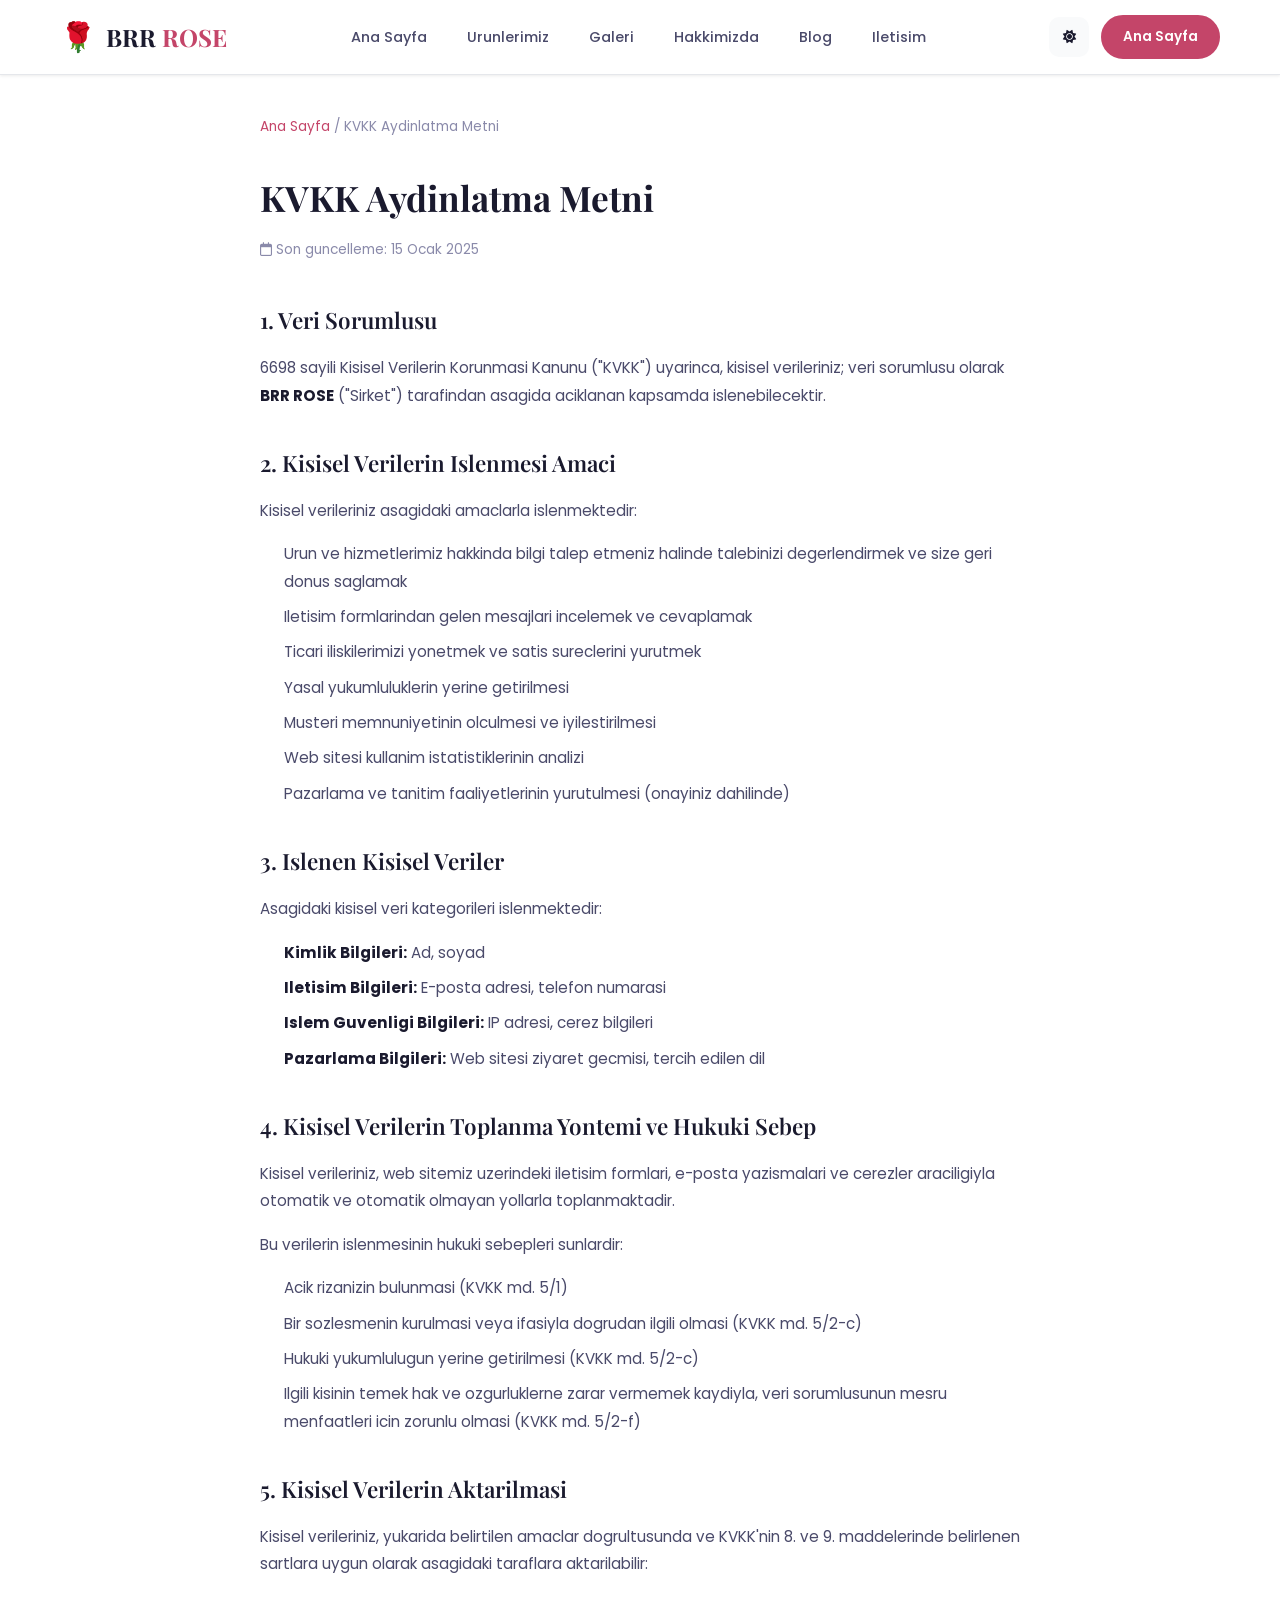
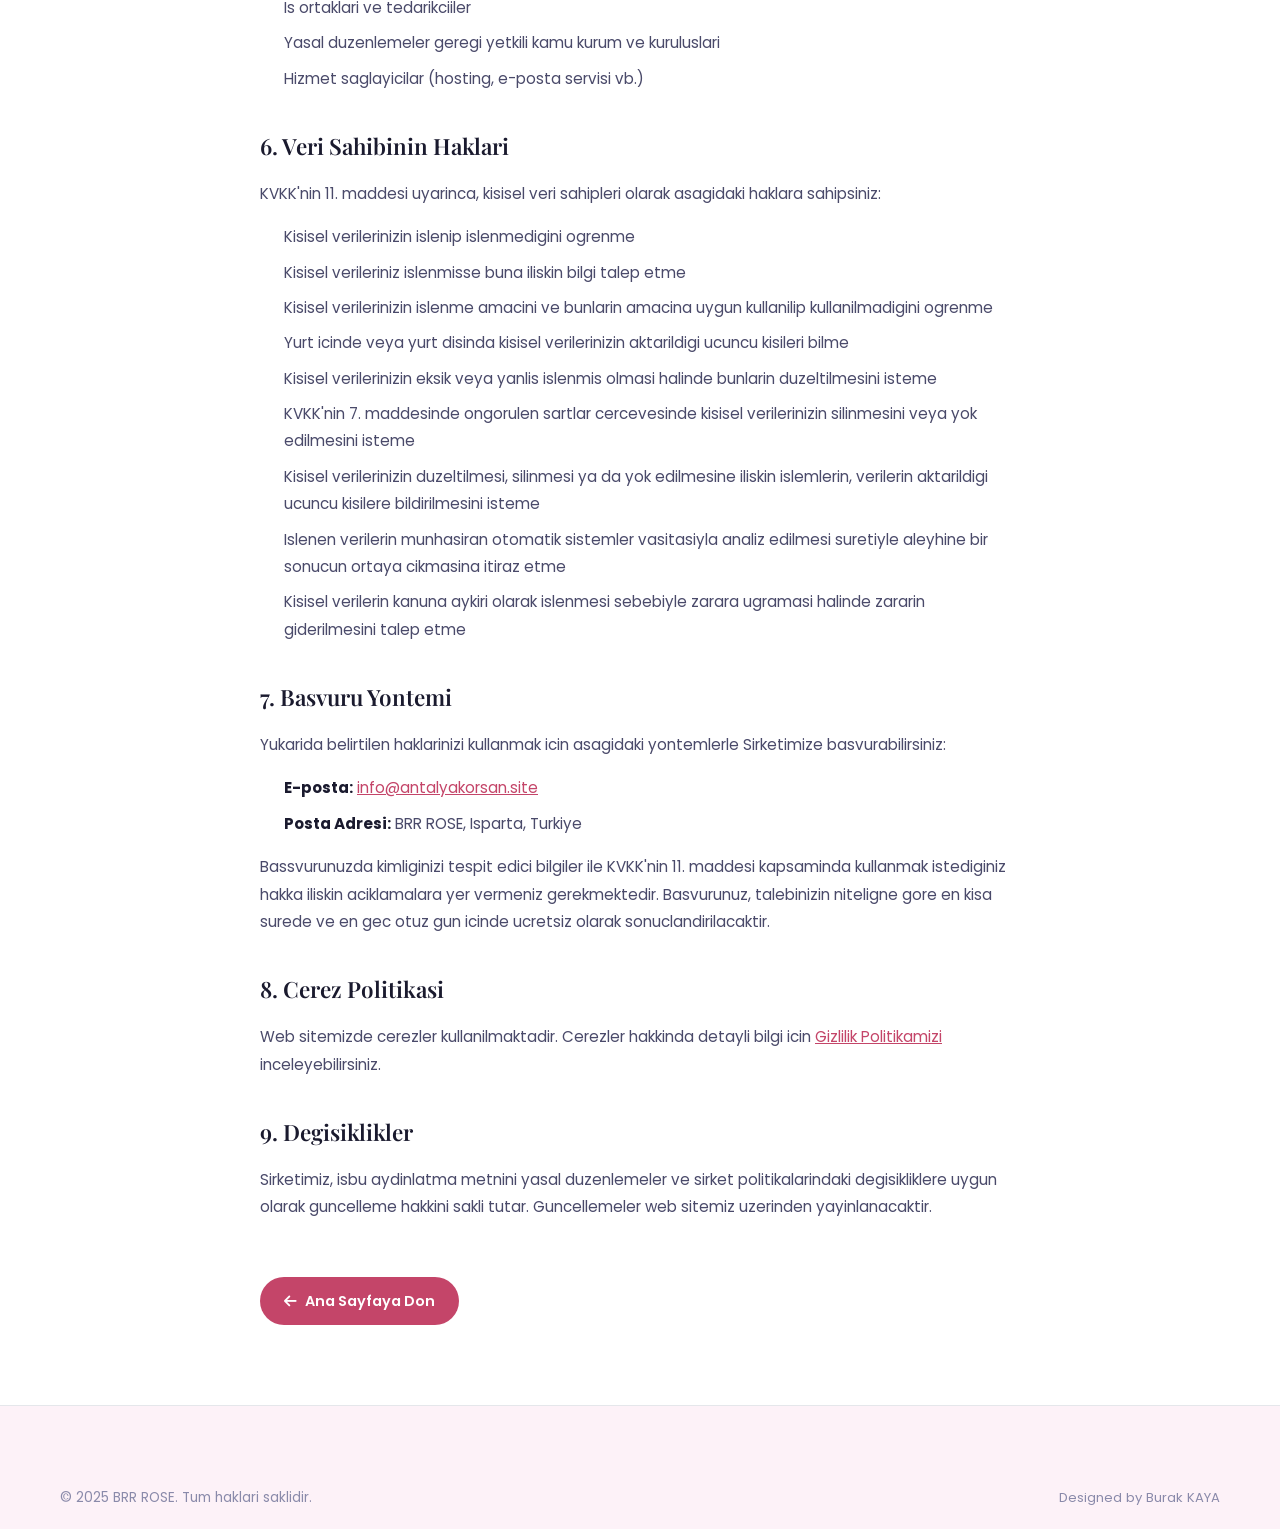
<file: pages/kvkk.html>
<!DOCTYPE html>
<html lang="tr" dir="ltr" data-theme="light">
<head>
    <meta charset="UTF-8">
    <meta name="viewport" content="width=device-width, initial-scale=1.0">
    <title>KVKK Aydinlatma Metni | BRR ROSE</title>
    <meta name="description" content="BRR ROSE KVKK Aydinlatma Metni - Kisisel verilerin islenmesine iliskin aydinlatma metni.">
    <meta name="robots" content="noindex, nofollow">
    <link rel="icon" type="image/svg+xml" href="data:image/svg+xml,%3Csvg xmlns='http://www.w3.org/2000/svg' viewBox='0 0 100 100'%3E%3Ctext y='.9em' font-size='90'%3E🌹%3C/text%3E%3C/svg%3E">
    <link rel="preconnect" href="https://fonts.googleapis.com">
    <link rel="preconnect" href="https://fonts.gstatic.com" crossorigin>
    <link href="https://fonts.googleapis.com/css2?family=Playfair+Display:wght@400;500;600;700&family=Poppins:wght@300;400;500;600;700&display=swap" rel="stylesheet">
    <link rel="stylesheet" href="https://cdnjs.cloudflare.com/ajax/libs/font-awesome/6.5.1/css/all.min.css">
    <link rel="stylesheet" href="../css/style.css">
    <link rel="stylesheet" href="../css/responsive.css">
    <style>
        .legal-page { padding-top: calc(var(--header-height) + 40px); padding-bottom: 80px; min-height: 100vh; }
        .legal-container { max-width: 800px; margin: 0 auto; padding: 0 20px; }
        .legal-breadcrumb { font-size: 0.85rem; color: var(--color-text-muted); margin-bottom: 30px; }
        .legal-breadcrumb a { color: var(--color-primary); }
        .legal-breadcrumb a:hover { text-decoration: underline; }
        .legal-title { font-family: var(--font-heading); font-size: 2.2rem; font-weight: 700; color: var(--color-heading); margin-bottom: 10px; }
        .legal-date { font-size: 0.85rem; color: var(--color-text-muted); margin-bottom: 40px; }
        .legal-content h2 { font-family: var(--font-heading); font-size: 1.4rem; font-weight: 600; color: var(--color-heading); margin-top: 35px; margin-bottom: 15px; }
        .legal-content h3 { font-size: 1.1rem; font-weight: 600; color: var(--color-heading); margin-top: 25px; margin-bottom: 10px; }
        .legal-content p { font-size: 0.95rem; color: var(--color-text-light); line-height: 1.8; margin-bottom: 16px; }
        .legal-content ul, .legal-content ol { margin-bottom: 16px; padding-left: 24px; }
        .legal-content li { font-size: 0.95rem; color: var(--color-text-light); line-height: 1.8; margin-bottom: 8px; }
        .legal-content strong { color: var(--color-heading); }
        .legal-content a { color: var(--color-primary); text-decoration: underline; }
        .legal-back { display: inline-flex; align-items: center; gap: 8px; margin-top: 40px; padding: 12px 24px; background: var(--color-primary); color: #fff; border-radius: 50px; font-size: 0.9rem; font-weight: 600; text-decoration: none; transition: var(--transition); }
        .legal-back:hover { background: var(--color-primary-dark); transform: translateY(-2px); color: #fff; }
    </style>
</head>
<body>

<!-- Header -->
<header id="header" class="header scrolled">
    <div class="container header-container">
        <a href="../index.html#anasayfa" class="logo">
            <span class="logo-icon">🌹</span>
            <span class="logo-text">BRR <span class="logo-highlight">ROSE</span></span>
        </a>
        <nav class="main-nav">
            <ul class="nav-list">
                <li><a href="../index.html#anasayfa" class="nav-link">Ana Sayfa</a></li>
                <li><a href="../index.html#urunlerimiz" class="nav-link">Urunlerimiz</a></li>
                <li><a href="../index.html#galeri" class="nav-link">Galeri</a></li>
                <li><a href="../index.html#hakkimizda" class="nav-link">Hakkimizda</a></li>
                <li><a href="../index.html#blog" class="nav-link">Blog</a></li>
                <li><a href="../index.html#iletisim" class="nav-link">Iletisim</a></li>
            </ul>
        </nav>
        <div class="header-right">
            <button id="themeToggle" class="theme-toggle" aria-label="Tema Degistir">
                <i class="fas fa-sun theme-icon-light"></i>
                <i class="fas fa-moon theme-icon-dark"></i>
            </button>
            <a href="../index.html" class="btn btn-primary btn-sm" style="text-decoration:none;">Ana Sayfa</a>
        </div>
    </div>
</header>

<main class="legal-page">
    <div class="legal-container">
        <div class="legal-breadcrumb">
            <a href="../index.html">Ana Sayfa</a> / <span>KVKK Aydinlatma Metni</span>
        </div>
        <h1 class="legal-title">KVKK Aydinlatma Metni</h1>
        <p class="legal-date"><i class="far fa-calendar"></i> Son guncelleme: 15 Ocak 2025</p>

        <div class="legal-content">
            <h2>1. Veri Sorumlusu</h2>
            <p>6698 sayili Kisisel Verilerin Korunmasi Kanunu ("KVKK") uyarinca, kisisel verileriniz; veri sorumlusu olarak <strong>BRR ROSE</strong> ("Sirket") tarafindan asagida aciklanan kapsamda islenebilecektir.</p>

            <h2>2. Kisisel Verilerin Islenmesi Amaci</h2>
            <p>Kisisel verileriniz asagidaki amaclarla islenmektedir:</p>
            <ul>
                <li>Urun ve hizmetlerimiz hakkinda bilgi talep etmeniz halinde talebinizi degerlendirmek ve size geri donus saglamak</li>
                <li>Iletisim formlarindan gelen mesajlari incelemek ve cevaplamak</li>
                <li>Ticari iliskilerimizi yonetmek ve satis sureclerini yurutmek</li>
                <li>Yasal yukumluluklerin yerine getirilmesi</li>
                <li>Musteri memnuniyetinin olculmesi ve iyilestirilmesi</li>
                <li>Web sitesi kullanim istatistiklerinin analizi</li>
                <li>Pazarlama ve tanitim faaliyetlerinin yurutulmesi (onayiniz dahilinde)</li>
            </ul>

            <h2>3. Islenen Kisisel Veriler</h2>
            <p>Asagidaki kisisel veri kategorileri islenmektedir:</p>
            <ul>
                <li><strong>Kimlik Bilgileri:</strong> Ad, soyad</li>
                <li><strong>Iletisim Bilgileri:</strong> E-posta adresi, telefon numarasi</li>
                <li><strong>Islem Guvenligi Bilgileri:</strong> IP adresi, cerez bilgileri</li>
                <li><strong>Pazarlama Bilgileri:</strong> Web sitesi ziyaret gecmisi, tercih edilen dil</li>
            </ul>

            <h2>4. Kisisel Verilerin Toplanma Yontemi ve Hukuki Sebep</h2>
            <p>Kisisel verileriniz, web sitemiz uzerindeki iletisim formlari, e-posta yazismalari ve cerezler araciligiyla otomatik ve otomatik olmayan yollarla toplanmaktadir.</p>
            <p>Bu verilerin islenmesinin hukuki sebepleri sunlardir:</p>
            <ul>
                <li>Acik rizanizin bulunmasi (KVKK md. 5/1)</li>
                <li>Bir sozlesmenin kurulmasi veya ifasiyla dogrudan ilgili olmasi (KVKK md. 5/2-c)</li>
                <li>Hukuki yukumlulugun yerine getirilmesi (KVKK md. 5/2-c)</li>
                <li>Ilgili kisinin temek hak ve ozgurluklerne zarar vermemek kaydiyla, veri sorumlusunun mesru menfaatleri icin zorunlu olmasi (KVKK md. 5/2-f)</li>
            </ul>

            <h2>5. Kisisel Verilerin Aktarilmasi</h2>
            <p>Kisisel verileriniz, yukarida belirtilen amaclar dogrultusunda ve KVKK'nin 8. ve 9. maddelerinde belirlenen sartlara uygun olarak asagidaki taraflara aktarilabilir:</p>
            <ul>
                <li>Is ortaklari ve tedarikciiler</li>
                <li>Yasal duzenlemeler geregi yetkili kamu kurum ve kuruluslari</li>
                <li>Hizmet saglayicilar (hosting, e-posta servisi vb.)</li>
            </ul>

            <h2>6. Veri Sahibinin Haklari</h2>
            <p>KVKK'nin 11. maddesi uyarinca, kisisel veri sahipleri olarak asagidaki haklara sahipsiniz:</p>
            <ul>
                <li>Kisisel verilerinizin islenip islenmedigini ogrenme</li>
                <li>Kisisel verileriniz islenmisse buna iliskin bilgi talep etme</li>
                <li>Kisisel verilerinizin islenme amacini ve bunlarin amacina uygun kullanilip kullanilmadigini ogrenme</li>
                <li>Yurt icinde veya yurt disinda kisisel verilerinizin aktarildigi ucuncu kisileri bilme</li>
                <li>Kisisel verilerinizin eksik veya yanlis islenmis olmasi halinde bunlarin duzeltilmesini isteme</li>
                <li>KVKK'nin 7. maddesinde ongorulen sartlar cercevesinde kisisel verilerinizin silinmesini veya yok edilmesini isteme</li>
                <li>Kisisel verilerinizin duzeltilmesi, silinmesi ya da yok edilmesine iliskin islemlerin, verilerin aktarildigi ucuncu kisilere bildirilmesini isteme</li>
                <li>Islenen verilerin munhasiran otomatik sistemler vasitasiyla analiz edilmesi suretiyle aleyhine bir sonucun ortaya cikmasina itiraz etme</li>
                <li>Kisisel verilerin kanuna aykiri olarak islenmesi sebebiyle zarara ugramasi halinde zararin giderilmesini talep etme</li>
            </ul>

            <h2>7. Basvuru Yontemi</h2>
            <p>Yukarida belirtilen haklarinizi kullanmak icin asagidaki yontemlerle Sirketimize basvurabilirsiniz:</p>
            <ul>
                <li><strong>E-posta:</strong> <a href="mailto:info@antalyakorsan.site">info@antalyakorsan.site</a></li>
                <li><strong>Posta Adresi:</strong> BRR ROSE, Isparta, Turkiye</li>
            </ul>
            <p>Bassvurunuzda kimliginizi tespit edici bilgiler ile KVKK'nin 11. maddesi kapsaminda kullanmak istediginiz hakka iliskin aciklamalara yer vermeniz gerekmektedir. Basvurunuz, talebinizin niteligne gore en kisa surede ve en gec otuz gun icinde ucretsiz olarak sonuclandirilacaktir.</p>

            <h2>8. Cerez Politikasi</h2>
            <p>Web sitemizde cerezler kullanilmaktadir. Cerezler hakkinda detayli bilgi icin <a href="gizlilik-politikasi.html">Gizlilik Politikamizi</a> inceleyebilirsiniz.</p>

            <h2>9. Degisiklikler</h2>
            <p>Sirketimiz, isbu aydinlatma metnini yasal duzenlemeler ve sirket politikalarindaki degisikliklere uygun olarak guncelleme hakkini sakli tutar. Guncellemeler web sitemiz uzerinden yayinlanacaktir.</p>
        </div>

        <a href="../index.html" class="legal-back"><i class="fas fa-arrow-left"></i> Ana Sayfaya Don</a>
    </div>
</main>

<!-- Footer -->
<footer class="footer">
    <div class="container">
        <div class="footer-bottom" style="border-top: none;">
            <p>&copy; 2025 BRR ROSE. Tum haklari saklidir.</p>
            <p class="footer-credit">Designed by Burak KAYA</p>
        </div>
    </div>
</footer>

<script>
    // Theme Toggle
    const themeToggle = document.getElementById('themeToggle');
    const savedTheme = localStorage.getItem('brr_theme') || 'light';
    document.documentElement.setAttribute('data-theme', savedTheme);
    if (themeToggle) {
        themeToggle.addEventListener('click', function() {
            const current = document.documentElement.getAttribute('data-theme');
            const next = current === 'light' ? 'dark' : 'light';
            document.documentElement.setAttribute('data-theme', next);
            localStorage.setItem('brr_theme', next);
        });
    }
</script>
</body>
</html>
</file>
<file: css/style.css>
/* ========================================
   BRR ROSE - Main Stylesheet
   ======================================== */

/* ===== CSS Variables ===== */
:root {
    /* Colors - Light Theme */
    --color-primary: #c44569;
    --color-primary-light: #e84393;
    --color-primary-dark: #a0365a;
    --color-secondary: #2ecc71;
    --color-secondary-dark: #27ae60;
    --color-accent: #ff6b9d;

    --color-bg: #ffffff;
    --color-bg-alt: #fdf2f8;
    --color-bg-section: #f9fafb;
    --color-surface: #ffffff;
    --color-surface-hover: #f9fafb;

    --color-text: #1a1a2e;
    --color-text-light: #4a4a6a;
    --color-text-muted: #8a8aaa;
    --color-heading: #1a1a2e;

    --color-border: #e5e7eb;
    --color-border-light: #f3f4f6;

    --shadow-sm: 0 1px 3px rgba(0,0,0,0.08);
    --shadow-md: 0 4px 12px rgba(0,0,0,0.1);
    --shadow-lg: 0 8px 30px rgba(0,0,0,0.12);
    --shadow-xl: 0 20px 60px rgba(0,0,0,0.15);

    --font-heading: 'Playfair Display', Georgia, serif;
    --font-body: 'Poppins', -apple-system, BlinkMacSystemFont, sans-serif;

    --header-height: 75px;
    --transition: all 0.3s ease;
    --border-radius: 12px;
    --border-radius-lg: 20px;
}

/* ===== Dark Theme ===== */
[data-theme="dark"] {
    --color-bg: #0f0f1a;
    --color-bg-alt: #1a1a2e;
    --color-bg-section: #16162a;
    --color-surface: #1e1e35;
    --color-surface-hover: #2a2a45;

    --color-text: #e0e0f0;
    --color-text-light: #b0b0d0;
    --color-text-muted: #7070a0;
    --color-heading: #f0f0ff;

    --color-border: #2a2a45;
    --color-border-light: #1e1e35;

    --shadow-sm: 0 1px 3px rgba(0,0,0,0.3);
    --shadow-md: 0 4px 12px rgba(0,0,0,0.4);
    --shadow-lg: 0 8px 30px rgba(0,0,0,0.5);
    --shadow-xl: 0 20px 60px rgba(0,0,0,0.6);
}

/* ===== RTL Support ===== */
[dir="rtl"] {
    direction: rtl;
    text-align: right;
}

[dir="rtl"] .nav-list,
[dir="rtl"] .mobile-nav-list {
    direction: rtl;
}

[dir="rtl"] .header-container {
    flex-direction: row-reverse;
}

[dir="rtl"] .header-right {
    flex-direction: row-reverse;
}

[dir="rtl"] .about-grid {
    direction: rtl;
}

[dir="rtl"] .contact-grid {
    direction: rtl;
}

[dir="rtl"] .footer-grid {
    direction: rtl;
}

[dir="rtl"] .blog-meta {
    direction: rtl;
}

[dir="rtl"] .contact-card {
    flex-direction: row-reverse;
    text-align: right;
}

[dir="rtl"] .form-row {
    flex-direction: row-reverse;
}

[dir="rtl"] .section-title.text-left {
    text-align: right;
}

[dir="rtl"] .product-badge {
    left: auto;
    right: 15px;
}

[dir="rtl"] .about-experience {
    left: auto;
    right: -20px;
}

[dir="rtl"] .footer-credit {
    text-align: left;
}

/* ===== Reset & Base ===== */
*, *::before, *::after {
    margin: 0;
    padding: 0;
    box-sizing: border-box;
}

html {
    scroll-behavior: smooth;
    font-size: 16px;
    -webkit-text-size-adjust: 100%;
}

body {
    font-family: var(--font-body);
    color: var(--color-text);
    background-color: var(--color-bg);
    line-height: 1.7;
    overflow-x: hidden;
    transition: background-color 0.3s, color 0.3s;
}

/* Chinese font support */
[lang="zh"] body,
[lang="zh"] * {
    font-family: 'Noto Sans SC', var(--font-body);
}

/* Arabic font support */
[lang="ar"] body,
[lang="ar"] * {
    font-family: 'Noto Sans Arabic', var(--font-body);
}

a {
    text-decoration: none;
    color: inherit;
    transition: var(--transition);
}

img {
    max-width: 100%;
    height: auto;
    display: block;
}

ul {
    list-style: none;
}

.container {
    max-width: 1200px;
    margin: 0 auto;
    padding: 0 20px;
}

.section-padding {
    padding: 100px 0;
}

/* ===== PRELOADER ===== */
#preloader {
    position: fixed;
    top: 0;
    left: 0;
    width: 100%;
    height: 100%;
    background: linear-gradient(135deg, #ffffff 0%, #fdf2f8 100%);
    z-index: 99999;
    display: flex;
    align-items: center;
    justify-content: center;
    transition: opacity 0.5s ease, visibility 0.5s ease;
}

[data-theme="dark"] #preloader {
    background: linear-gradient(135deg, #0f0f1a 0%, #1a1a2e 100%);
}

#preloader.loaded {
    opacity: 0;
    visibility: hidden;
}

.preloader-content {
    text-align: center;
}

.rose-loader {
    width: 120px;
    height: 120px;
    margin: 0 auto 20px;
    animation: roseFloat 2s ease-in-out infinite;
}

.rose-svg {
    width: 100%;
    height: 100%;
}

.petal {
    transform-origin: center;
    animation: petalGrow 1.5s ease-in-out infinite;
}

.petal.p1 { animation-delay: 0s; }
.petal.p2 { animation-delay: 0.2s; }
.petal.p3 { animation-delay: 0.4s; }
.petal.p4 { animation-delay: 0.6s; }
.petal.p5 { animation-delay: 0.8s; }

.leaf {
    animation: leafSway 2s ease-in-out infinite;
}

.leaf.l2 { animation-delay: 0.5s; }

@keyframes roseFloat {
    0%, 100% { transform: translateY(0); }
    50% { transform: translateY(-10px); }
}

@keyframes petalGrow {
    0%, 100% { opacity: 0.7; transform: scale(0.95); }
    50% { opacity: 1; transform: scale(1.05); }
}

@keyframes leafSway {
    0%, 100% { transform: rotate(0deg); }
    50% { transform: rotate(5deg); }
}

.preloader-text {
    font-family: var(--font-heading);
    font-size: 2rem;
    font-weight: 700;
    color: var(--color-primary);
    margin-bottom: 20px;
    letter-spacing: 4px;
}

.preloader-bar {
    width: 200px;
    height: 3px;
    background: var(--color-border);
    border-radius: 3px;
    margin: 0 auto;
    overflow: hidden;
}

.preloader-bar-fill {
    width: 0;
    height: 100%;
    background: linear-gradient(90deg, var(--color-primary), var(--color-accent));
    border-radius: 3px;
    animation: preloaderFill 1.8s ease-in-out forwards;
}

@keyframes preloaderFill {
    0% { width: 0; }
    100% { width: 100%; }
}

/* ===== HEADER ===== */
.header {
    position: fixed;
    top: 0;
    left: 0;
    right: 0;
    height: var(--header-height);
    background: rgba(255,255,255,0.95);
    backdrop-filter: blur(20px);
    -webkit-backdrop-filter: blur(20px);
    z-index: 1000;
    transition: var(--transition);
    border-bottom: 1px solid transparent;
}

[data-theme="dark"] .header {
    background: rgba(15,15,26,0.95);
}

.header.scrolled {
    border-bottom-color: var(--color-border);
    box-shadow: var(--shadow-sm);
}

.header-container {
    display: flex;
    align-items: center;
    justify-content: space-between;
    height: 100%;
}

/* Logo */
.logo {
    display: flex;
    align-items: center;
    gap: 10px;
    z-index: 1001;
}

.logo-icon {
    font-size: 1.8rem;
}

.logo-text {
    font-family: var(--font-heading);
    font-size: 1.5rem;
    font-weight: 700;
    color: var(--color-heading);
}

.logo-highlight {
    color: var(--color-primary);
}

/* Navigation */
.main-nav {
    display: flex;
}

.nav-list {
    display: flex;
    align-items: center;
    gap: 8px;
}

.nav-link {
    padding: 8px 16px;
    font-size: 0.9rem;
    font-weight: 500;
    color: var(--color-text-light);
    border-radius: 8px;
    transition: var(--transition);
    position: relative;
}

.nav-link:hover,
.nav-link.active {
    color: var(--color-primary);
    background: var(--color-bg-alt);
}

.nav-link.active::after {
    content: '';
    position: absolute;
    bottom: 2px;
    left: 50%;
    transform: translateX(-50%);
    width: 20px;
    height: 2px;
    background: var(--color-primary);
    border-radius: 2px;
}

/* Header Right */
.header-right {
    display: flex;
    align-items: center;
    gap: 12px;
}

/* Theme Toggle */
.theme-toggle {
    width: 40px;
    height: 40px;
    border: none;
    background: var(--color-bg-section);
    border-radius: 10px;
    cursor: pointer;
    display: flex;
    align-items: center;
    justify-content: center;
    transition: var(--transition);
    position: relative;
    color: var(--color-text);
}

.theme-toggle:hover {
    background: var(--color-primary);
    color: #fff;
    transform: scale(1.05);
}

.theme-icon-dark { display: none; }
.theme-icon-light { display: block; }

[data-theme="dark"] .theme-icon-dark { display: block; }
[data-theme="dark"] .theme-icon-light { display: none; }

/* Language Selector */
.lang-selector {
    position: relative;
}

.lang-btn {
    display: flex;
    align-items: center;
    gap: 6px;
    padding: 8px 14px;
    background: var(--color-bg-section);
    border: 1px solid var(--color-border);
    border-radius: 10px;
    cursor: pointer;
    font-size: 0.85rem;
    font-weight: 500;
    color: var(--color-text);
    transition: var(--transition);
    font-family: var(--font-body);
}

.lang-btn:hover {
    border-color: var(--color-primary);
    background: var(--color-bg-alt);
}

.lang-flag {
    font-size: 1.2rem;
    line-height: 1;
}

.lang-arrow {
    font-size: 0.7rem;
    transition: transform 0.3s;
}

.lang-selector.open .lang-arrow {
    transform: rotate(180deg);
}

.lang-dropdown {
    position: absolute;
    top: calc(100% + 8px);
    right: 0;
    min-width: 180px;
    background: var(--color-surface);
    border: 1px solid var(--color-border);
    border-radius: var(--border-radius);
    box-shadow: var(--shadow-lg);
    opacity: 0;
    visibility: hidden;
    transform: translateY(-10px);
    transition: all 0.3s cubic-bezier(0.34, 1.56, 0.64, 1);
    z-index: 1002;
    overflow: hidden;
}

[dir="rtl"] .lang-dropdown {
    right: auto;
    left: 0;
}

.lang-selector.open .lang-dropdown {
    opacity: 1;
    visibility: visible;
    transform: translateY(0);
}

.lang-option {
    display: flex;
    align-items: center;
    gap: 10px;
    padding: 10px 16px;
    width: 100%;
    border: none;
    background: none;
    cursor: pointer;
    font-size: 0.9rem;
    color: var(--color-text);
    transition: var(--transition);
    font-family: var(--font-body);
    text-align: left;
}

[dir="rtl"] .lang-option {
    text-align: right;
    flex-direction: row-reverse;
}

.lang-option:hover {
    background: var(--color-bg-alt);
}

.lang-option.active {
    background: var(--color-bg-alt);
    color: var(--color-primary);
    font-weight: 600;
}

.lang-option .lang-flag {
    font-size: 1.3rem;
}

/* Hamburger Menu */
.hamburger {
    display: none;
    flex-direction: column;
    justify-content: center;
    align-items: center;
    width: 40px;
    height: 40px;
    border: none;
    background: var(--color-bg-section);
    border-radius: 10px;
    cursor: pointer;
    gap: 5px;
    padding: 10px;
    transition: var(--transition);
    z-index: 1001;
}

.hamburger:hover {
    background: var(--color-primary);
}

.hamburger:hover .hamburger-line {
    background: #fff;
}

.hamburger-line {
    width: 20px;
    height: 2px;
    background: var(--color-text);
    transition: var(--transition);
    border-radius: 2px;
}

.hamburger.active .hamburger-line:nth-child(1) {
    transform: rotate(45deg) translate(5px, 5px);
}

.hamburger.active .hamburger-line:nth-child(2) {
    opacity: 0;
}

.hamburger.active .hamburger-line:nth-child(3) {
    transform: rotate(-45deg) translate(5px, -5px);
}

/* Mobile Navigation */
.mobile-nav {
    display: none;
    position: fixed;
    top: var(--header-height);
    left: 0;
    right: 0;
    bottom: 0;
    background: var(--color-bg);
    z-index: 999;
    overflow-y: auto;
    transform: translateX(100%);
    transition: transform 0.4s cubic-bezier(0.34, 1.56, 0.64, 1);
}

[dir="rtl"] .mobile-nav {
    transform: translateX(-100%);
}

.mobile-nav.open {
    transform: translateX(0) !important;
}

.mobile-nav-inner {
    padding: 30px 20px;
}

.mobile-nav-list {
    margin-bottom: 30px;
}

.mobile-nav-link {
    display: flex;
    align-items: center;
    gap: 12px;
    padding: 14px 16px;
    font-size: 1rem;
    font-weight: 500;
    color: var(--color-text);
    border-radius: 12px;
    transition: var(--transition);
    margin-bottom: 4px;
}

.mobile-nav-link:hover,
.mobile-nav-link.active {
    background: var(--color-bg-alt);
    color: var(--color-primary);
}

.mobile-nav-link i {
    width: 24px;
    text-align: center;
    color: var(--color-primary);
}

.mobile-lang-selector {
    padding: 20px;
    background: var(--color-bg-section);
    border-radius: var(--border-radius);
}

.mobile-lang-title {
    font-size: 0.85rem;
    font-weight: 600;
    color: var(--color-text-muted);
    margin-bottom: 12px;
    text-transform: uppercase;
    letter-spacing: 1px;
}

.mobile-lang-grid {
    display: grid;
    grid-template-columns: repeat(3, 1fr);
    gap: 8px;
}

.mobile-lang-btn {
    display: flex;
    align-items: center;
    justify-content: center;
    gap: 6px;
    padding: 10px;
    border: 1px solid var(--color-border);
    background: var(--color-surface);
    border-radius: 10px;
    cursor: pointer;
    font-size: 0.85rem;
    font-weight: 500;
    color: var(--color-text);
    transition: var(--transition);
    font-family: var(--font-body);
}

.mobile-lang-btn:hover,
.mobile-lang-btn.active {
    border-color: var(--color-primary);
    background: var(--color-bg-alt);
    color: var(--color-primary);
}

/* ===== HERO SECTION ===== */
.hero-section {
    position: relative;
    min-height: 100vh;
    display: flex;
    align-items: center;
    justify-content: center;
    overflow: hidden;
}

.hero-video-wrapper {
    position: absolute;
    top: 0;
    left: 0;
    width: 100%;
    height: 100%;
    z-index: 0;
}

.hero-video-wrapper video {
    width: 100%;
    height: 100%;
    object-fit: cover;
}

.hero-overlay {
    position: absolute;
    top: 0;
    left: 0;
    width: 100%;
    height: 100%;
    background: linear-gradient(135deg, rgba(0,0,0,0.5) 0%, rgba(196,69,105,0.3) 100%);
}

.hero-content {
    position: relative;
    z-index: 1;
    text-align: center;
    color: #fff;
    max-width: 800px;
    padding-top: var(--header-height);
}

.hero-title {
    font-family: var(--font-heading);
    font-size: 3.5rem;
    font-weight: 700;
    line-height: 1.2;
    margin-bottom: 20px;
    text-shadow: 0 2px 20px rgba(0,0,0,0.3);
    animation: fadeInUp 1s ease 0.3s both;
}

.hero-subtitle {
    font-size: 1.2rem;
    font-weight: 300;
    line-height: 1.8;
    margin-bottom: 40px;
    opacity: 0.95;
    text-shadow: 0 1px 10px rgba(0,0,0,0.3);
    animation: fadeInUp 1s ease 0.5s both;
}

.hero-buttons {
    display: flex;
    gap: 16px;
    justify-content: center;
    flex-wrap: wrap;
    animation: fadeInUp 1s ease 0.7s both;
}

@keyframes fadeInUp {
    from {
        opacity: 0;
        transform: translateY(30px);
    }
    to {
        opacity: 1;
        transform: translateY(0);
    }
}

/* Scroll Indicator */
.scroll-indicator {
    position: absolute;
    bottom: 30px;
    left: 50%;
    transform: translateX(-50%);
    color: #fff;
    font-size: 1.5rem;
    z-index: 1;
    animation: scrollBounce 2s ease-in-out infinite;
    opacity: 0.7;
}

@keyframes scrollBounce {
    0%, 100% { transform: translateX(-50%) translateY(0); }
    50% { transform: translateX(-50%) translateY(10px); }
}

/* ===== BUTTONS ===== */
.btn {
    display: inline-flex;
    align-items: center;
    justify-content: center;
    gap: 8px;
    padding: 14px 32px;
    font-family: var(--font-body);
    font-size: 0.95rem;
    font-weight: 600;
    border: 2px solid transparent;
    border-radius: 50px;
    cursor: pointer;
    transition: var(--transition);
    text-align: center;
    white-space: nowrap;
}

.btn-primary {
    background: var(--color-primary);
    color: #fff;
    border-color: var(--color-primary);
}

.btn-primary:hover {
    background: var(--color-primary-dark);
    border-color: var(--color-primary-dark);
    transform: translateY(-2px);
    box-shadow: 0 8px 25px rgba(196,69,105,0.4);
}

.btn-outline {
    background: transparent;
    color: #fff;
    border-color: rgba(255,255,255,0.6);
}

.btn-outline:hover {
    background: #fff;
    color: var(--color-primary);
    border-color: #fff;
    transform: translateY(-2px);
}

.btn-block {
    width: 100%;
}

.btn-sm {
    padding: 8px 20px;
    font-size: 0.85rem;
}

/* ===== FEATURES BAR ===== */
.features-bar {
    background: var(--color-primary);
    padding: 25px 0;
}

.features-grid {
    display: grid;
    grid-template-columns: repeat(4, 1fr);
    gap: 20px;
}

.feature-item {
    display: flex;
    align-items: center;
    justify-content: center;
    gap: 10px;
    color: #fff;
    font-size: 0.9rem;
    font-weight: 500;
}

.feature-item i {
    font-size: 1.3rem;
}

/* ===== SECTION HEADER ===== */
.section-header {
    text-align: center;
    margin-bottom: 60px;
    max-width: 650px;
    margin-left: auto;
    margin-right: auto;
}

.section-badge {
    display: inline-block;
    padding: 6px 20px;
    background: var(--color-bg-alt);
    color: var(--color-primary);
    font-size: 0.8rem;
    font-weight: 600;
    border-radius: 50px;
    margin-bottom: 16px;
    letter-spacing: 1px;
    text-transform: uppercase;
}

[data-theme="dark"] .section-badge {
    background: rgba(196,69,105,0.15);
}

.section-title {
    font-family: var(--font-heading);
    font-size: 2.5rem;
    font-weight: 700;
    color: var(--color-heading);
    margin-bottom: 16px;
    line-height: 1.3;
}

.section-title.text-left {
    text-align: left;
}

.section-desc {
    font-size: 1.05rem;
    color: var(--color-text-light);
    line-height: 1.8;
}

/* ===== PRODUCT FILTER ===== */
.product-filter {
    display: flex;
    justify-content: center;
    gap: 10px;
    margin-bottom: 40px;
    flex-wrap: wrap;
}

.filter-btn {
    padding: 10px 24px;
    border: 1px solid var(--color-border);
    background: var(--color-surface);
    color: var(--color-text-light);
    border-radius: 50px;
    cursor: pointer;
    font-size: 0.85rem;
    font-weight: 500;
    transition: var(--transition);
    font-family: var(--font-body);
}

.filter-btn:hover,
.filter-btn.active {
    background: var(--color-primary);
    color: #fff;
    border-color: var(--color-primary);
}

/* ===== PRODUCTS GRID ===== */
.products-grid {
    display: grid;
    grid-template-columns: repeat(auto-fill, minmax(270px, 1fr));
    gap: 24px;
}

.product-card {
    background: var(--color-surface);
    border: 1px solid var(--color-border);
    border-radius: var(--border-radius-lg);
    overflow: hidden;
    transition: var(--transition);
}

.product-card:hover {
    transform: translateY(-5px);
    box-shadow: var(--shadow-lg);
    border-color: var(--color-primary);
}

.product-card.hidden {
    display: none;
}

.product-image {
    position: relative;
    overflow: hidden;
}

.product-img-placeholder {
    height: 220px;
    display: flex;
    align-items: center;
    justify-content: center;
    font-size: 3rem;
    color: rgba(255,255,255,0.8);
    transition: transform 0.5s ease;
}

.product-card:hover .product-img-placeholder {
    transform: scale(1.05);
}

.product-badge {
    position: absolute;
    top: 15px;
    left: 15px;
    padding: 4px 12px;
    background: var(--color-primary);
    color: #fff;
    font-size: 0.75rem;
    font-weight: 600;
    border-radius: 50px;
}

.product-badge-premium {
    background: linear-gradient(135deg, #f5af19, #f12711);
}

.product-info {
    padding: 20px;
}

.product-name {
    font-family: var(--font-heading);
    font-size: 1.2rem;
    font-weight: 600;
    color: var(--color-heading);
    margin-bottom: 8px;
}

.product-desc {
    font-size: 0.88rem;
    color: var(--color-text-light);
    line-height: 1.6;
    margin-bottom: 12px;
}

.product-link {
    font-size: 0.88rem;
    font-weight: 600;
    color: var(--color-primary);
    transition: var(--transition);
}

.product-link:hover {
    color: var(--color-primary-dark);
    letter-spacing: 0.5px;
}

/* ===== GALLERY ===== */
.gallery-section {
    background: var(--color-bg-section);
}

.gallery-grid {
    display: grid;
    grid-template-columns: repeat(3, 1fr);
    gap: 16px;
}

.gallery-item {
    border-radius: var(--border-radius);
    overflow: hidden;
    cursor: pointer;
    transition: var(--transition);
}

.gallery-item:hover {
    transform: scale(1.02);
    box-shadow: var(--shadow-lg);
}

.gallery-item-lg {
    grid-column: span 2;
}

.gallery-placeholder {
    height: 250px;
    display: flex;
    flex-direction: column;
    align-items: center;
    justify-content: center;
    gap: 10px;
    color: rgba(255,255,255,0.8);
    font-size: 1rem;
    font-weight: 500;
}

.gallery-placeholder i {
    font-size: 2.5rem;
    opacity: 0.6;
}

/* ===== ABOUT ===== */
.about-grid {
    display: grid;
    grid-template-columns: 1fr 1fr;
    gap: 60px;
    align-items: center;
}

.about-image {
    position: relative;
}

.about-img-placeholder {
    height: 450px;
    border-radius: var(--border-radius-lg);
    display: flex;
    align-items: center;
    justify-content: center;
}

.about-experience {
    position: absolute;
    bottom: -20px;
    left: -20px;
    background: var(--color-primary);
    color: #fff;
    padding: 20px 30px;
    border-radius: var(--border-radius);
    text-align: center;
    box-shadow: var(--shadow-lg);
}

.exp-number {
    display: block;
    font-family: var(--font-heading);
    font-size: 2.5rem;
    font-weight: 700;
    line-height: 1;
}

.exp-text {
    font-size: 0.85rem;
    font-weight: 500;
    opacity: 0.9;
}

.about-content .section-badge {
    display: inline-block;
}

.about-text {
    font-size: 0.95rem;
    color: var(--color-text-light);
    line-height: 1.8;
    margin-bottom: 16px;
}

.about-stats {
    display: grid;
    grid-template-columns: repeat(3, 1fr);
    gap: 20px;
    margin-top: 30px;
    padding-top: 30px;
    border-top: 1px solid var(--color-border);
}

.stat-item {
    text-align: center;
}

.stat-number {
    display: block;
    font-family: var(--font-heading);
    font-size: 2rem;
    font-weight: 700;
    color: var(--color-primary);
    line-height: 1;
    margin-bottom: 4px;
}

.stat-label {
    font-size: 0.82rem;
    color: var(--color-text-muted);
    font-weight: 500;
}

/* ===== BLOG ===== */
.blog-section {
    background: var(--color-bg-section);
}

.blog-grid {
    display: grid;
    grid-template-columns: repeat(auto-fill, minmax(340px, 1fr));
    gap: 24px;
}

.blog-card {
    background: var(--color-surface);
    border: 1px solid var(--color-border);
    border-radius: var(--border-radius-lg);
    overflow: hidden;
    transition: var(--transition);
}

.blog-card:hover {
    transform: translateY(-5px);
    box-shadow: var(--shadow-lg);
}

.blog-image {
    position: relative;
    overflow: hidden;
}

.blog-img-placeholder {
    height: 200px;
    display: flex;
    align-items: center;
    justify-content: center;
    font-size: 3rem;
    color: rgba(255,255,255,0.7);
}

.blog-category {
    position: absolute;
    top: 15px;
    left: 15px;
    padding: 4px 14px;
    background: var(--color-primary);
    color: #fff;
    font-size: 0.75rem;
    font-weight: 600;
    border-radius: 50px;
}

[dir="rtl"] .blog-category {
    left: auto;
    right: 15px;
}

.blog-content {
    padding: 20px;
}

.blog-meta {
    display: flex;
    gap: 16px;
    margin-bottom: 12px;
    font-size: 0.8rem;
    color: var(--color-text-muted);
}

.blog-meta i {
    margin-right: 4px;
}

[dir="rtl"] .blog-meta i {
    margin-right: 0;
    margin-left: 4px;
}

.blog-title {
    font-family: var(--font-heading);
    font-size: 1.15rem;
    font-weight: 600;
    color: var(--color-heading);
    margin-bottom: 10px;
    line-height: 1.4;
}

.blog-title a {
    color: inherit;
}

.blog-title a:hover {
    color: var(--color-primary);
}

.blog-excerpt {
    font-size: 0.88rem;
    color: var(--color-text-light);
    line-height: 1.7;
    margin-bottom: 12px;
}

.blog-read-more {
    font-size: 0.88rem;
    font-weight: 600;
    color: var(--color-primary);
}

.blog-read-more:hover {
    color: var(--color-primary-dark);
}

/* ===== CONTACT ===== */
.contact-grid {
    display: grid;
    grid-template-columns: 1fr 1.2fr;
    gap: 40px;
    align-items: start;
}

.contact-card {
    display: flex;
    align-items: flex-start;
    gap: 16px;
    padding: 20px;
    background: var(--color-bg-section);
    border-radius: var(--border-radius);
    margin-bottom: 16px;
    transition: var(--transition);
}

.contact-card:hover {
    transform: translateX(5px);
    box-shadow: var(--shadow-sm);
}

[dir="rtl"] .contact-card:hover {
    transform: translateX(-5px);
}

.contact-icon {
    width: 48px;
    height: 48px;
    background: var(--color-primary);
    color: #fff;
    border-radius: 12px;
    display: flex;
    align-items: center;
    justify-content: center;
    font-size: 1.1rem;
    flex-shrink: 0;
}

.contact-card h4 {
    font-size: 0.9rem;
    font-weight: 600;
    color: var(--color-heading);
    margin-bottom: 4px;
}

.contact-card p {
    font-size: 0.88rem;
    color: var(--color-text-light);
}

.contact-card a {
    color: var(--color-text-light);
}

.contact-card a:hover {
    color: var(--color-primary);
}

/* Contact Form */
.contact-form-wrapper {
    background: var(--color-surface);
    border: 1px solid var(--color-border);
    border-radius: var(--border-radius-lg);
    padding: 30px;
}

.form-row {
    display: grid;
    grid-template-columns: 1fr 1fr;
    gap: 16px;
}

.form-group {
    margin-bottom: 16px;
}

.form-group label {
    display: block;
    font-size: 0.85rem;
    font-weight: 600;
    color: var(--color-heading);
    margin-bottom: 6px;
}

.form-group input,
.form-group textarea {
    width: 100%;
    padding: 12px 16px;
    border: 1px solid var(--color-border);
    border-radius: 10px;
    font-family: var(--font-body);
    font-size: 0.9rem;
    color: var(--color-text);
    background: var(--color-bg);
    transition: var(--transition);
    outline: none;
}

.form-group input:focus,
.form-group textarea:focus {
    border-color: var(--color-primary);
    box-shadow: 0 0 0 3px rgba(196,69,105,0.1);
}

.form-group textarea {
    resize: vertical;
    min-height: 120px;
}

.form-check {
    margin-bottom: 20px;
}

.checkbox-label {
    display: flex;
    align-items: flex-start;
    gap: 10px;
    font-size: 0.85rem;
    color: var(--color-text-light);
    cursor: pointer;
}

.checkbox-label input[type="checkbox"] {
    width: auto;
    margin-top: 3px;
    accent-color: var(--color-primary);
}

.checkbox-label a {
    color: var(--color-primary);
    text-decoration: underline;
}

/* ===== FOOTER ===== */
.footer {
    background: var(--color-bg-alt);
    border-top: 1px solid var(--color-border);
    padding: 60px 0 0;
}

[data-theme="dark"] .footer {
    background: #0a0a15;
}

.footer-grid {
    display: grid;
    grid-template-columns: 1.5fr 1fr 1fr 1fr;
    gap: 40px;
    padding-bottom: 40px;
}

.footer-logo {
    margin-bottom: 16px;
}

.footer-desc {
    font-size: 0.9rem;
    color: var(--color-text-light);
    line-height: 1.7;
    margin-bottom: 20px;
}

.footer-social {
    display: flex;
    gap: 10px;
}

.footer-social a {
    width: 40px;
    height: 40px;
    background: var(--color-bg-section);
    border-radius: 10px;
    display: flex;
    align-items: center;
    justify-content: center;
    color: var(--color-text-light);
    transition: var(--transition);
}

.footer-social a:hover {
    background: var(--color-primary);
    color: #fff;
    transform: translateY(-3px);
}

.footer-links h4 {
    font-size: 1rem;
    font-weight: 600;
    color: var(--color-heading);
    margin-bottom: 16px;
}

.footer-links li {
    margin-bottom: 10px;
}

.footer-links a {
    font-size: 0.88rem;
    color: var(--color-text-light);
    transition: var(--transition);
}

.footer-links a:hover {
    color: var(--color-primary);
    padding-left: 5px;
}

[dir="rtl"] .footer-links a:hover {
    padding-left: 0;
    padding-right: 5px;
}

.footer-bottom {
    border-top: 1px solid var(--color-border);
    padding: 20px 0;
    display: flex;
    justify-content: space-between;
    align-items: center;
    font-size: 0.85rem;
    color: var(--color-text-muted);
}

.footer-credit {
    font-size: 0.82rem;
    color: var(--color-text-muted);
}

/* ===== SCROLL TO TOP ===== */
.scroll-to-top {
    position: fixed;
    bottom: 30px;
    right: 30px;
    width: 48px;
    height: 48px;
    background: var(--color-primary);
    color: #fff;
    border: none;
    border-radius: 50%;
    cursor: pointer;
    font-size: 1.1rem;
    display: flex;
    align-items: center;
    justify-content: center;
    box-shadow: var(--shadow-md);
    opacity: 0;
    visibility: hidden;
    transform: translateY(20px);
    transition: var(--transition);
    z-index: 998;
}

[dir="rtl"] .scroll-to-top {
    right: auto;
    left: 30px;
}

.scroll-to-top.visible {
    opacity: 1;
    visibility: visible;
    transform: translateY(0);
}

.scroll-to-top:hover {
    background: var(--color-primary-dark);
    transform: translateY(-3px);
}

/* ===== COOKIE NOTICE ===== */
.cookie-notice {
    position: fixed;
    bottom: 0;
    left: 0;
    right: 0;
    background: var(--color-surface);
    border-top: 1px solid var(--color-border);
    box-shadow: 0 -4px 20px rgba(0,0,0,0.1);
    z-index: 9999;
    padding: 20px;
    animation: slideUp 0.5s ease;
}

@keyframes slideUp {
    from { transform: translateY(100%); }
    to { transform: translateY(0); }
}

.cookie-content {
    max-width: 1200px;
    margin: 0 auto;
    display: flex;
    align-items: center;
    justify-content: space-between;
    gap: 20px;
}

.cookie-content p {
    font-size: 0.88rem;
    color: var(--color-text-light);
    flex: 1;
}

.cookie-buttons {
    display: flex;
    gap: 10px;
    flex-shrink: 0;
}

/* ===== ANIMATIONS ===== */
.animate-on-scroll {
    opacity: 0;
    transform: translateY(30px);
    transition: opacity 0.6s ease, transform 0.6s ease;
}

.animate-on-scroll.animated {
    opacity: 1;
    transform: translateY(0);
}

/* ===== SELECTION ===== */
::selection {
    background: var(--color-primary);
    color: #fff;
}

::-moz-selection {
    background: var(--color-primary);
    color: #fff;
}

/* ===== SCROLLBAR ===== */
::-webkit-scrollbar {
    width: 8px;
}

::-webkit-scrollbar-track {
    background: var(--color-bg);
}

::-webkit-scrollbar-thumb {
    background: var(--color-primary);
    border-radius: 4px;
}

::-webkit-scrollbar-thumb:hover {
    background: var(--color-primary-dark);
}

/* ===== FOCUS VISIBLE ===== */
:focus-visible {
    outline: 2px solid var(--color-primary);
    outline-offset: 2px;
}
</file>
<file: css/responsive.css>
/* ========================================
   BRR ROSE - Responsive Stylesheet
   ======================================== */

/* ===== Tablet (max-width: 1024px) ===== */
@media (max-width: 1024px) {
    .main-nav {
        display: none;
    }

    .hamburger {
        display: flex;
    }

    .mobile-nav {
        display: block;
    }

    .hero-title {
        font-size: 2.8rem;
    }

    .hero-subtitle {
        font-size: 1.05rem;
    }

    .features-grid {
        grid-template-columns: repeat(2, 1fr);
    }

    .about-grid {
        grid-template-columns: 1fr;
        gap: 40px;
    }

    .about-image {
        max-width: 500px;
        margin: 0 auto;
    }

    .about-content .section-title.text-left {
        text-align: center;
    }

    [dir="rtl"] .about-content .section-title.text-left {
        text-align: center;
    }

    .about-content {
        text-align: center;
    }

    .about-content .section-badge {
        margin-left: auto;
        margin-right: auto;
    }

    .contact-grid {
        grid-template-columns: 1fr;
    }

    .footer-grid {
        grid-template-columns: 1fr 1fr;
        gap: 30px;
    }

    .footer-brand {
        grid-column: span 2;
    }

    .gallery-grid {
        grid-template-columns: repeat(2, 1fr);
    }

    .gallery-item-lg {
        grid-column: span 1;
    }

    .blog-grid {
        grid-template-columns: repeat(2, 1fr);
    }

    .products-grid {
        grid-template-columns: repeat(2, 1fr);
    }

    .section-padding {
        padding: 70px 0;
    }
}

/* ===== Mobile Large (max-width: 768px) ===== */
@media (max-width: 768px) {
    :root {
        --header-height: 65px;
    }

    .hero-title {
        font-size: 2.2rem;
    }

    .hero-subtitle {
        font-size: 0.95rem;
        padding: 0 10px;
    }

    .hero-buttons {
        flex-direction: column;
        align-items: center;
    }

    .hero-buttons .btn {
        width: 80%;
        max-width: 300px;
    }

    .features-grid {
        grid-template-columns: repeat(2, 1fr);
        gap: 12px;
    }

    .feature-item {
        font-size: 0.8rem;
        flex-direction: column;
        text-align: center;
        gap: 6px;
    }

    .section-title {
        font-size: 2rem;
    }

    .section-desc {
        font-size: 0.95rem;
    }

    .products-grid {
        grid-template-columns: repeat(2, 1fr);
        gap: 16px;
    }

    .product-img-placeholder {
        height: 170px;
    }

    .product-info {
        padding: 14px;
    }

    .product-name {
        font-size: 1rem;
    }

    .product-desc {
        font-size: 0.82rem;
        display: -webkit-box;
        -webkit-line-clamp: 3;
        -webkit-box-orient: vertical;
        overflow: hidden;
    }

    .gallery-grid {
        grid-template-columns: 1fr 1fr;
        gap: 10px;
    }

    .gallery-placeholder {
        height: 180px;
    }

    .about-img-placeholder {
        height: 300px;
    }

    .about-experience {
        bottom: -15px;
        left: 50%;
        transform: translateX(-50%);
    }

    [dir="rtl"] .about-experience {
        left: 50%;
        right: auto;
        transform: translateX(50%);
    }

    .about-stats {
        grid-template-columns: repeat(3, 1fr);
        gap: 15px;
    }

    .stat-number {
        font-size: 1.6rem;
    }

    .blog-grid {
        grid-template-columns: 1fr;
    }

    .form-row {
        grid-template-columns: 1fr;
    }

    .footer-grid {
        grid-template-columns: 1fr 1fr;
        gap: 25px;
    }

    .footer-brand {
        grid-column: span 2;
    }

    .footer-bottom {
        flex-direction: column;
        text-align: center;
        gap: 8px;
    }

    .cookie-content {
        flex-direction: column;
        text-align: center;
    }

    .cookie-buttons {
        justify-content: center;
    }

    .section-padding {
        padding: 60px 0;
    }

    .section-header {
        margin-bottom: 40px;
    }

    .scroll-to-top {
        bottom: 20px;
        right: 20px;
        width: 42px;
        height: 42px;
    }

    [dir="rtl"] .scroll-to-top {
        right: auto;
        left: 20px;
    }

    .logo-text {
        font-size: 1.3rem;
    }

    .lang-name {
        display: none;
    }

    .lang-btn {
        padding: 8px 10px;
    }
}

/* ===== Mobile Small (max-width: 480px) ===== */
@media (max-width: 480px) {
    .hero-title {
        font-size: 1.8rem;
    }

    .hero-subtitle {
        font-size: 0.88rem;
    }

    .hero-buttons .btn {
        width: 90%;
        padding: 12px 24px;
        font-size: 0.88rem;
    }

    .features-grid {
        grid-template-columns: 1fr 1fr;
        gap: 10px;
    }

    .feature-item {
        font-size: 0.75rem;
        padding: 5px;
    }

    .section-title {
        font-size: 1.6rem;
    }

    .products-grid {
        grid-template-columns: 1fr 1fr;
        gap: 12px;
    }

    .product-img-placeholder {
        height: 140px;
        font-size: 2rem;
    }

    .product-info {
        padding: 12px;
    }

    .product-name {
        font-size: 0.9rem;
    }

    .product-desc {
        font-size: 0.78rem;
        -webkit-line-clamp: 2;
    }

    .product-link {
        font-size: 0.8rem;
    }

    .product-badge {
        font-size: 0.65rem;
        padding: 3px 8px;
    }

    .gallery-grid {
        grid-template-columns: 1fr 1fr;
        gap: 8px;
    }

    .gallery-placeholder {
        height: 140px;
        font-size: 0.85rem;
    }

    .gallery-placeholder i {
        font-size: 1.8rem;
    }

    .about-img-placeholder {
        height: 250px;
    }

    .about-stats {
        grid-template-columns: repeat(3, 1fr);
        gap: 10px;
    }

    .stat-number {
        font-size: 1.3rem;
    }

    .stat-label {
        font-size: 0.72rem;
    }

    .footer-grid {
        grid-template-columns: 1fr;
        gap: 20px;
    }

    .footer-brand {
        grid-column: span 1;
    }

    .section-padding {
        padding: 50px 0;
    }

    .container {
        padding: 0 15px;
    }

    .contact-form-wrapper {
        padding: 20px;
    }

    .filter-btn {
        padding: 8px 16px;
        font-size: 0.78rem;
    }

    .mobile-nav-inner {
        padding: 20px 15px;
    }

    .mobile-lang-grid {
        grid-template-columns: repeat(3, 1fr);
        gap: 6px;
    }

    .mobile-lang-btn {
        padding: 8px;
        font-size: 0.78rem;
    }

    .preloader-text {
        font-size: 1.5rem;
    }

    .rose-loader {
        width: 90px;
        height: 90px;
    }

    .exp-number {
        font-size: 2rem;
    }

    .about-experience {
        padding: 15px 20px;
    }
}

/* ===== Extra Small (max-width: 360px) ===== */
@media (max-width: 360px) {
    .hero-title {
        font-size: 1.5rem;
    }

    .products-grid {
        grid-template-columns: 1fr 1fr;
        gap: 10px;
    }

    .product-img-placeholder {
        height: 120px;
        font-size: 1.5rem;
    }

    .product-desc {
        display: none;
    }

    .gallery-placeholder {
        height: 120px;
    }
}

/* ===== Blog Detail Page Responsive ===== */
@media (max-width: 768px) {
    .blog-detail-container {
        padding: 0 15px;
    }

    .blog-detail-title {
        font-size: 1.6rem;
    }

    .blog-detail-content {
        font-size: 0.95rem;
    }

    .blog-detail-content h2 {
        font-size: 1.4rem;
    }

    .blog-detail-content h3 {
        font-size: 1.2rem;
    }
}

/* ===== Legal Pages Responsive ===== */
@media (max-width: 768px) {
    .legal-container {
        padding: 0 15px;
    }

    .legal-title {
        font-size: 1.6rem;
    }

    .legal-content {
        font-size: 0.92rem;
    }
}

/* ===== Print Styles ===== */
@media print {
    .header,
    .mobile-nav,
    .scroll-to-top,
    .cookie-notice,
    #preloader,
    .hero-video-wrapper,
    .footer-social,
    .theme-toggle,
    .lang-selector,
    .hamburger {
        display: none !important;
    }

    body {
        color: #000;
        background: #fff;
    }

    .hero-section {
        min-height: auto;
        padding: 40px 0;
    }

    .hero-content {
        color: #000;
    }

    a {
        color: #000;
    }

    .product-card,
    .blog-card {
        break-inside: avoid;
    }
}

/* ===== Reduced Motion ===== */
@media (prefers-reduced-motion: reduce) {
    *,
    *::before,
    *::after {
        animation-duration: 0.01ms !important;
        animation-iteration-count: 1 !important;
        transition-duration: 0.01ms !important;
    }

    html {
        scroll-behavior: auto;
    }
}

/* ===== High Contrast ===== */
@media (prefers-contrast: high) {
    :root {
        --color-text: #000000;
        --color-heading: #000000;
        --color-border: #333333;
    }

    .btn-primary {
        border: 2px solid #000;
    }
}

/* ===== Landscape Mobile ===== */
@media (max-height: 500px) and (orientation: landscape) {
    .hero-section {
        min-height: auto;
        padding: 80px 0 40px;
    }

    .hero-title {
        font-size: 1.8rem;
    }

    .scroll-indicator {
        display: none;
    }
}
</file>
